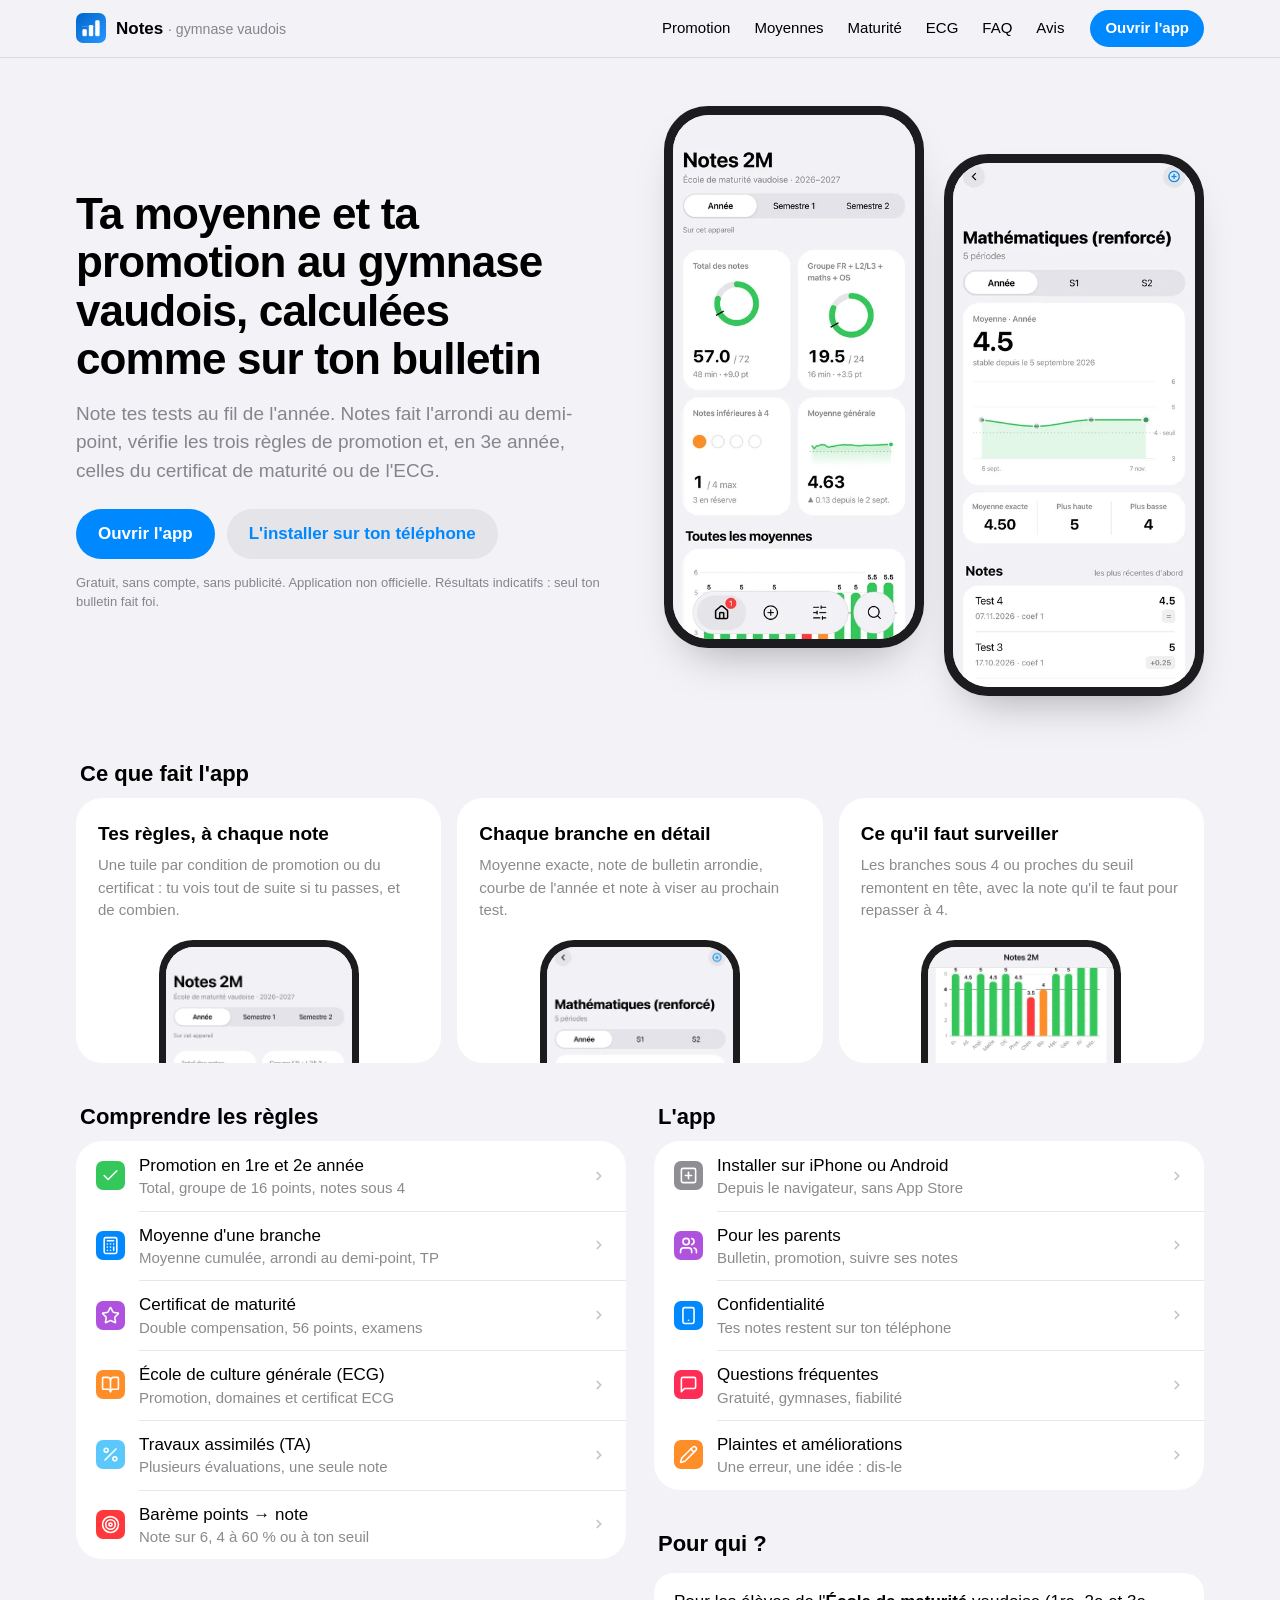
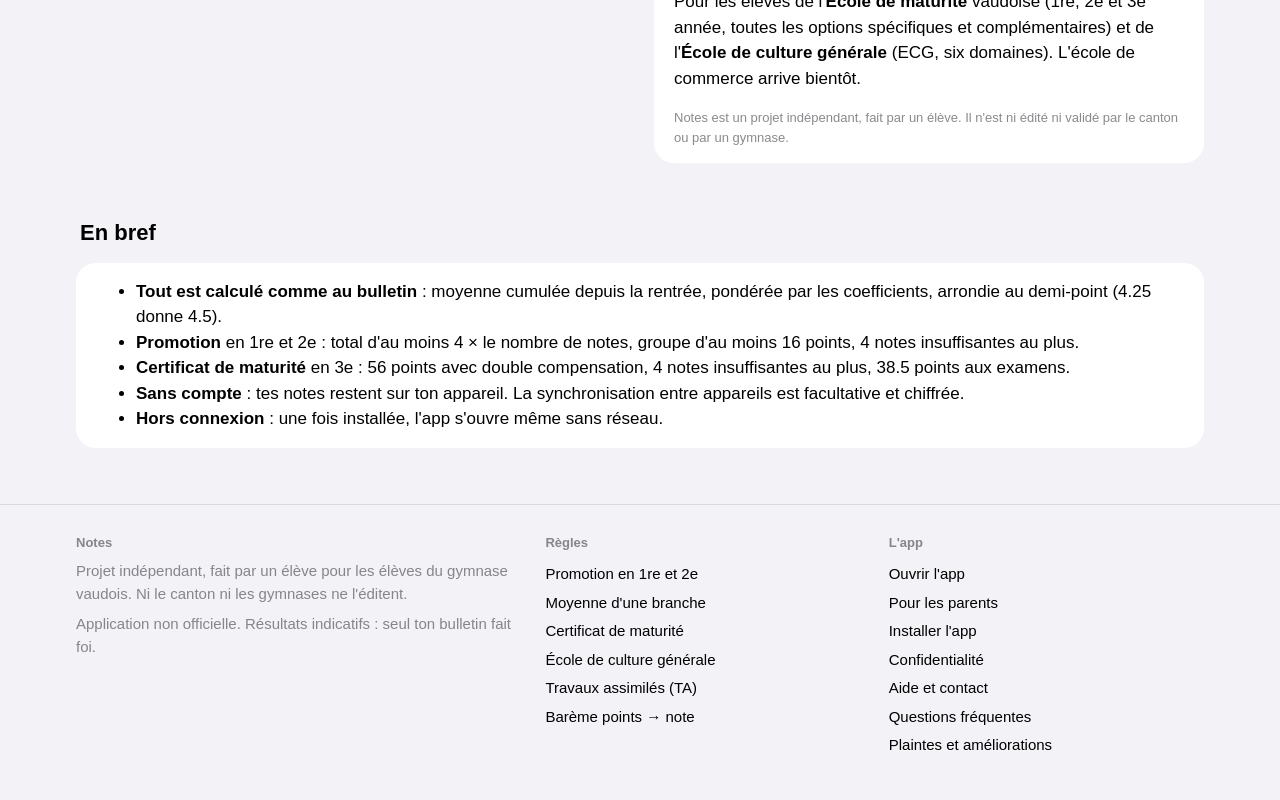
<file: index.html>
<!doctype html>
<html lang="fr-CH">
<head>
<meta charset="utf-8">
<meta name="viewport" content="width=device-width, initial-scale=1">
<title>Notes : calcul de la moyenne et promotion au gymnase vaudois</title>
<meta name="description" content="App gratuite pour le gymnase vaudois : moyennes arrondies comme au bulletin, promotion, certificat de maturité et ECG. Sans compte, tes notes restent chez toi.">
<link rel="canonical" href="https://luis904-svg.github.io/notes-gymnase-site/">
<meta name="robots" content="max-image-preview:large">
<meta name="google-site-verification" content="ChKSUxS_86_5hAdC8iAZsRXIqu-8fN0ky4BrA-YOIjs">
<meta name="theme-color" content="#F2F2F7" media="(prefers-color-scheme: light)">
<meta name="theme-color" content="#000000" media="(prefers-color-scheme: dark)">
<link rel="icon" href="icon-192.png" type="image/png">
<link rel="apple-touch-icon" href="icon-180.png">
<meta property="og:type" content="website">
<meta property="og:locale" content="fr_CH">
<meta property="og:site_name" content="Notes · gymnase vaudois">
<meta property="og:title" content="Notes : calcul de la moyenne et promotion au gymnase vaudois">
<meta property="og:description" content="App gratuite pour le gymnase vaudois : moyennes arrondies comme au bulletin, promotion, certificat de maturité et ECG. Sans compte, tes notes restent chez toi.">
<meta property="og:url" content="https://luis904-svg.github.io/notes-gymnase-site/">
<meta property="og:image" content="https://luis904-svg.github.io/notes-gymnase-site/img/og.png">
<meta property="og:image:width" content="1200">
<meta property="og:image:height" content="630">
<meta property="og:image:alt" content="L'app Notes : moyennes et promotion au gymnase vaudois">
<meta name="twitter:card" content="summary_large_image">
<link rel="stylesheet" href="style.css">
<script type="application/ld+json">{"@context":"https://schema.org","@type":"WebPage","name":"Notes : calcul de la moyenne et promotion au gymnase vaudois","description":"App gratuite pour le gymnase vaudois : moyennes arrondies comme au bulletin, promotion, certificat de maturité et ECG. Sans compte, tes notes restent chez toi.","url":"https://luis904-svg.github.io/notes-gymnase-site/","inLanguage":"fr-CH","dateModified":"2026-11-23","isPartOf":{"@type":"WebSite","name":"Notes","url":"https://luis904-svg.github.io/notes-gymnase-site/"}}</script>
<script type="application/ld+json">{"@context":"https://schema.org","@type":"SoftwareApplication","name":"Notes","url":"https://luis904-svg.github.io/notes-gymnase/","applicationCategory":"EducationalApplication","operatingSystem":"iOS, Android, navigateur web","description":"App gratuite pour le gymnase vaudois : moyennes arrondies comme au bulletin, promotion, certificat de maturité et ECG. Sans compte, tes notes restent chez toi.","inLanguage":"fr-CH","isAccessibleForFree":true,"offers":{"@type":"Offer","price":"0","priceCurrency":"CHF"},"screenshot":"https://luis904-svg.github.io/notes-gymnase-site/img/accueil-780.webp","image":"https://luis904-svg.github.io/notes-gymnase-site/icon-512.png","featureList":["Moyenne de chaque branche arrondie au demi-point comme au bulletin","Conditions de promotion en 1re et 2e année de l'École de maturité","Certificat de maturité : double compensation et examens","École de culture générale (ECG) : promotion et certificat","Travaux assimilés (TA) et notes en points","Note à viser au prochain test","Synchronisation chiffrée entre appareils, sans compte"],"audience":{"@type":"EducationalAudience","educationalRole":"student","audienceType":"Élèves du gymnase vaudois et leurs parents","geographicArea":{"@type":"AdministrativeArea","name":"Canton de Vaud"}}}</script>
<script type="application/ld+json">{"@context":"https://schema.org","@type":"WebSite","name":"Notes","alternateName":["Notes gymnase","Notes · gymnase vaudois"],"url":"https://luis904-svg.github.io/notes-gymnase-site/","inLanguage":"fr-CH"}</script>

</head>
<body>
<a class="skip" href="#contenu">Aller au contenu</a><header class="bar"><div class="bar-in"><a class="brand" href=""><img src="icon-180.png" width="30" height="30" alt=""><span>Notes <small>· gymnase vaudois</small></span></a><nav class="nav" aria-label="Pages"><a href="promotion-gymnase-vaud/">Promotion</a><a href="calcul-moyenne-gymnase/">Moyennes</a><a href="certificat-maturite-vaud/">Maturité</a><a href="ecg-vaud/">ECG</a><a href="faq/">FAQ</a><a href="plaintes-ameliorations/">Avis</a></nav><a class="btn btn-s" href="https://luis904-svg.github.io/notes-gymnase/">Ouvrir l'app</a></div></header><main id="contenu"><div class="wrap">
<section class="hero">
  <div>
    <h1>Ta moyenne et ta promotion au gymnase vaudois, calculées comme sur ton bulletin</h1>
    <p class="lead">Note tes tests au fil de l'année. Notes fait l'arrondi au demi-point, vérifie les trois règles de promotion et, en 3e année, celles du certificat de maturité ou de l'ECG.</p>
    <div class="cta"><a class="btn" href="https://luis904-svg.github.io/notes-gymnase/">Ouvrir l'app</a><a class="btn btn-ghost" href="installer/">L'installer sur ton téléphone</a></div>
    <p class="disclaim">Gratuit, sans compte, sans publicité. Application non officielle. Résultats indicatifs : seul ton bulletin fait foi.</p>
  </div>
  <div class="phones"><div class="phone"><img src="img/accueil-390.webp" srcset="img/accueil-390.webp 390w, img/accueil-780.webp 780w" sizes="260px" width="390" height="845" alt="L&#x27;Accueil de l&#x27;app : une tuile par règle, la moyenne générale et toutes tes moyennes."></div><div class="phone"><img src="img/branche-390.webp" srcset="img/branche-390.webp 390w, img/branche-780.webp 780w" sizes="260px" width="390" height="845" alt="Une branche dans l&#x27;app : moyenne exacte, note de bulletin et courbe de l&#x27;année."></div></div>
</section>

<h2 class="sec">Ce que fait l'app</h2>
<div class="feats">
  <div class="feat"><h3>Tes règles, à chaque note</h3><p>Une tuile par condition de promotion ou du certificat : tu vois tout de suite si tu passes, et de combien.</p><div class="phone"><img src="img/accueil-390.webp" srcset="img/accueil-390.webp 390w, img/accueil-780.webp 780w" sizes="260px" width="390" height="845" alt="L&#x27;Accueil de l&#x27;app : une tuile par règle, la moyenne générale et toutes tes moyennes." loading="lazy" decoding="async"></div></div>
  <div class="feat"><h3>Chaque branche en détail</h3><p>Moyenne exacte, note de bulletin arrondie, courbe de l'année et note à viser au prochain test.</p><div class="phone"><img src="img/branche-390.webp" srcset="img/branche-390.webp 390w, img/branche-780.webp 780w" sizes="260px" width="390" height="845" alt="Une branche dans l&#x27;app : moyenne exacte, note de bulletin et courbe de l&#x27;année." loading="lazy" decoding="async"></div></div>
  <div class="feat"><h3>Ce qu'il faut surveiller</h3><p>Les branches sous 4 ou proches du seuil remontent en tête, avec la note qu'il te faut pour repasser à 4.</p><div class="phone"><img src="img/accueil-bas-390.webp" srcset="img/accueil-bas-390.webp 390w, img/accueil-bas-780.webp 780w" sizes="260px" width="390" height="845" alt="L&#x27;app signale les branches à surveiller et la note à viser au prochain test." loading="lazy" decoding="async"></div></div>
</div>

<div class="cols">
<div>
<h2 class="sec">Comprendre les règles</h2>
<ul class="grp">
  <li><a class="row" href="promotion-gymnase-vaud/"><span class="ic ic-green"><svg viewBox="0 0 24 24" aria-hidden="true"><path d="M20 6 9 17l-5-5" /></svg></span><span class="tx"><b>Promotion en 1re et 2e année</b><small>Total, groupe de 16 points, notes sous 4</small></span><svg class="chev" viewBox="0 0 24 24" aria-hidden="true" fill="none" stroke="currentColor" stroke-width="3" stroke-linecap="round" stroke-linejoin="round"><path d="m9 18 6-6-6-6"/></svg></a></li>
  <li><a class="row" href="calcul-moyenne-gymnase/"><span class="ic ic-blue"><svg viewBox="0 0 24 24" aria-hidden="true"><rect width="16" height="20" x="4" y="2" rx="2" /><line x1="8" x2="16" y1="6" y2="6" /><line x1="16" x2="16" y1="14" y2="18" /><path d="M16 10h.01" /><path d="M12 10h.01" /><path d="M8 10h.01" /><path d="M12 14h.01" /><path d="M8 14h.01" /><path d="M12 18h.01" /><path d="M8 18h.01" /></svg></span><span class="tx"><b>Moyenne d'une branche</b><small>Moyenne cumulée, arrondi au demi-point, TP</small></span><svg class="chev" viewBox="0 0 24 24" aria-hidden="true" fill="none" stroke="currentColor" stroke-width="3" stroke-linecap="round" stroke-linejoin="round"><path d="m9 18 6-6-6-6"/></svg></a></li>
  <li><a class="row" href="certificat-maturite-vaud/"><span class="ic ic-purple"><svg viewBox="0 0 24 24" aria-hidden="true"><path d="M11.525 2.295a.53.53 0 0 1 .95 0l2.31 4.679a2.123 2.123 0 0 0 1.595 1.16l5.166.756a.53.53 0 0 1 .294.904l-3.736 3.638a2.123 2.123 0 0 0-.611 1.878l.882 5.14a.53.53 0 0 1-.771.56l-4.618-2.428a2.122 2.122 0 0 0-1.973 0L6.396 21.01a.53.53 0 0 1-.77-.56l.881-5.139a2.122 2.122 0 0 0-.611-1.879L2.16 9.795a.53.53 0 0 1 .294-.906l5.165-.755a2.122 2.122 0 0 0 1.597-1.16z" /></svg></span><span class="tx"><b>Certificat de maturité</b><small>Double compensation, 56 points, examens</small></span><svg class="chev" viewBox="0 0 24 24" aria-hidden="true" fill="none" stroke="currentColor" stroke-width="3" stroke-linecap="round" stroke-linejoin="round"><path d="m9 18 6-6-6-6"/></svg></a></li>
  <li><a class="row" href="ecg-vaud/"><span class="ic ic-orange"><svg viewBox="0 0 24 24" aria-hidden="true"><path d="M12 7v14" /><path d="M3 18a1 1 0 0 1-1-1V4a1 1 0 0 1 1-1h5a4 4 0 0 1 4 4 4 4 0 0 1 4-4h5a1 1 0 0 1 1 1v13a1 1 0 0 1-1 1h-6a3 3 0 0 0-3 3 3 3 0 0 0-3-3z" /></svg></span><span class="tx"><b>École de culture générale (ECG)</b><small>Promotion, domaines et certificat ECG</small></span><svg class="chev" viewBox="0 0 24 24" aria-hidden="true" fill="none" stroke="currentColor" stroke-width="3" stroke-linecap="round" stroke-linejoin="round"><path d="m9 18 6-6-6-6"/></svg></a></li>
  <li><a class="row" href="travaux-assimiles/"><span class="ic ic-teal"><svg viewBox="0 0 24 24" aria-hidden="true"><line x1="19" x2="5" y1="5" y2="19" /><circle cx="6.5" cy="6.5" r="2.5" /><circle cx="17.5" cy="17.5" r="2.5" /></svg></span><span class="tx"><b>Travaux assimilés (TA)</b><small>Plusieurs évaluations, une seule note</small></span><svg class="chev" viewBox="0 0 24 24" aria-hidden="true" fill="none" stroke="currentColor" stroke-width="3" stroke-linecap="round" stroke-linejoin="round"><path d="m9 18 6-6-6-6"/></svg></a></li>
  <li><a class="row" href="bareme-note-sur-6/"><span class="ic ic-red"><svg viewBox="0 0 24 24" aria-hidden="true"><circle cx="12" cy="12" r="10" /><circle cx="12" cy="12" r="6" /><circle cx="12" cy="12" r="2" /></svg></span><span class="tx"><b>Barème points → note</b><small>Note sur 6, 4 à 60 % ou à ton seuil</small></span><svg class="chev" viewBox="0 0 24 24" aria-hidden="true" fill="none" stroke="currentColor" stroke-width="3" stroke-linecap="round" stroke-linejoin="round"><path d="m9 18 6-6-6-6"/></svg></a></li>
</ul>
</div>
<div>
<h2 class="sec">L'app</h2>
<ul class="grp">
  <li><a class="row" href="installer/"><span class="ic ic-gray"><svg viewBox="0 0 24 24" aria-hidden="true"><rect width="18" height="18" x="3" y="3" rx="2" /><path d="M8 12h8" /><path d="M12 8v8" /></svg></span><span class="tx"><b>Installer sur iPhone ou Android</b><small>Depuis le navigateur, sans App Store</small></span><svg class="chev" viewBox="0 0 24 24" aria-hidden="true" fill="none" stroke="currentColor" stroke-width="3" stroke-linecap="round" stroke-linejoin="round"><path d="m9 18 6-6-6-6"/></svg></a></li>
  <li><a class="row" href="parents/"><span class="ic ic-purple"><svg viewBox="0 0 24 24" aria-hidden="true"><path d="M16 21v-2a4 4 0 0 0-4-4H6a4 4 0 0 0-4 4v2" /><circle cx="9" cy="7" r="4" /><path d="M22 21v-2a4 4 0 0 0-3-3.87" /><path d="M16 3.13a4 4 0 0 1 0 7.75" /></svg></span><span class="tx"><b>Pour les parents</b><small>Bulletin, promotion, suivre ses notes</small></span><svg class="chev" viewBox="0 0 24 24" aria-hidden="true" fill="none" stroke="currentColor" stroke-width="3" stroke-linecap="round" stroke-linejoin="round"><path d="m9 18 6-6-6-6"/></svg></a></li>
  <li><a class="row" href="confidentialite/"><span class="ic ic-blue"><svg viewBox="0 0 24 24" aria-hidden="true"><rect width="14" height="20" x="5" y="2" rx="2" ry="2" /><path d="M12 18h.01" /></svg></span><span class="tx"><b>Confidentialité</b><small>Tes notes restent sur ton téléphone</small></span><svg class="chev" viewBox="0 0 24 24" aria-hidden="true" fill="none" stroke="currentColor" stroke-width="3" stroke-linecap="round" stroke-linejoin="round"><path d="m9 18 6-6-6-6"/></svg></a></li>
  <li><a class="row" href="faq/"><span class="ic ic-pink"><svg viewBox="0 0 24 24" aria-hidden="true"><path d="M21 15a2 2 0 0 1-2 2H7l-4 4V5a2 2 0 0 1 2-2h14a2 2 0 0 1 2 2z" /></svg></span><span class="tx"><b>Questions fréquentes</b><small>Gratuité, gymnases, fiabilité</small></span><svg class="chev" viewBox="0 0 24 24" aria-hidden="true" fill="none" stroke="currentColor" stroke-width="3" stroke-linecap="round" stroke-linejoin="round"><path d="m9 18 6-6-6-6"/></svg></a></li>
  <li><a class="row" href="plaintes-ameliorations/"><span class="ic ic-orange"><svg viewBox="0 0 24 24" aria-hidden="true"><path d="M21.174 6.812a1 1 0 0 0-3.986-3.987L3.842 16.174a2 2 0 0 0-.5.83l-1.321 4.352a.5.5 0 0 0 .623.622l4.353-1.32a2 2 0 0 0 .83-.497z" /><path d="m15 5 4 4" /></svg></span><span class="tx"><b>Plaintes et améliorations</b><small>Une erreur, une idée : dis-le</small></span><svg class="chev" viewBox="0 0 24 24" aria-hidden="true" fill="none" stroke="currentColor" stroke-width="3" stroke-linecap="round" stroke-linejoin="round"><path d="m9 18 6-6-6-6"/></svg></a></li>
</ul>
<h2 class="sec">Pour qui ?</h2>
<div class="card">
  <p>Pour les élèves de l'<b>École de maturité</b> vaudoise (1re, 2e et 3e année, toutes les options spécifiques et complémentaires) et de l'<b>École de culture générale</b> (ECG, six domaines). L'école de commerce arrive bientôt.</p>
  <p class="src">Notes est un projet indépendant, fait par un élève. Il n'est ni édité ni validé par le canton ou par un gymnase.</p>
</div>
</div>
</div>

<h2 class="sec">En bref</h2>
<div class="card">
  <ul>
    <li><b>Tout est calculé comme au bulletin</b> : moyenne cumulée depuis la rentrée, pondérée par les coefficients, arrondie au demi-point (4.25 donne 4.5).</li>
    <li><b>Promotion</b> en 1re et 2e : total d'au moins 4 × le nombre de notes, groupe d'au moins 16 points, 4 notes insuffisantes au plus.</li>
    <li><b>Certificat de maturité</b> en 3e : 56 points avec double compensation, 4 notes insuffisantes au plus, 38.5 points aux examens.</li>
    <li><b>Sans compte</b> : tes notes restent sur ton appareil. La synchronisation entre appareils est facultative et chiffrée.</li>
    <li><b>Hors connexion</b> : une fois installée, l'app s'ouvre même sans réseau.</li>
  </ul>
</div>
</div>
</main><footer><div class="foot"><div><p><b>Notes</b>Projet indépendant, fait par un élève pour les élèves du gymnase vaudois. Ni le canton ni les gymnases ne l'éditent.</p><p>Application non officielle. Résultats indicatifs : seul ton bulletin fait foi.</p></div><div><b>Règles</b><a href="promotion-gymnase-vaud/">Promotion en 1re et 2e</a><a href="calcul-moyenne-gymnase/">Moyenne d'une branche</a><a href="certificat-maturite-vaud/">Certificat de maturité</a><a href="ecg-vaud/">École de culture générale</a><a href="travaux-assimiles/">Travaux assimilés (TA)</a><a href="bareme-note-sur-6/">Barème points → note</a></div><div><b>L'app</b><a href="https://luis904-svg.github.io/notes-gymnase/">Ouvrir l'app</a><a href="parents/">Pour les parents</a><a href="installer/">Installer l'app</a><a href="confidentialite/">Confidentialité</a><a href="aide/">Aide et contact</a><a href="faq/">Questions fréquentes</a><a href="plaintes-ameliorations/">Plaintes et améliorations</a></div></div></footer>
</body>
</html>
</file>
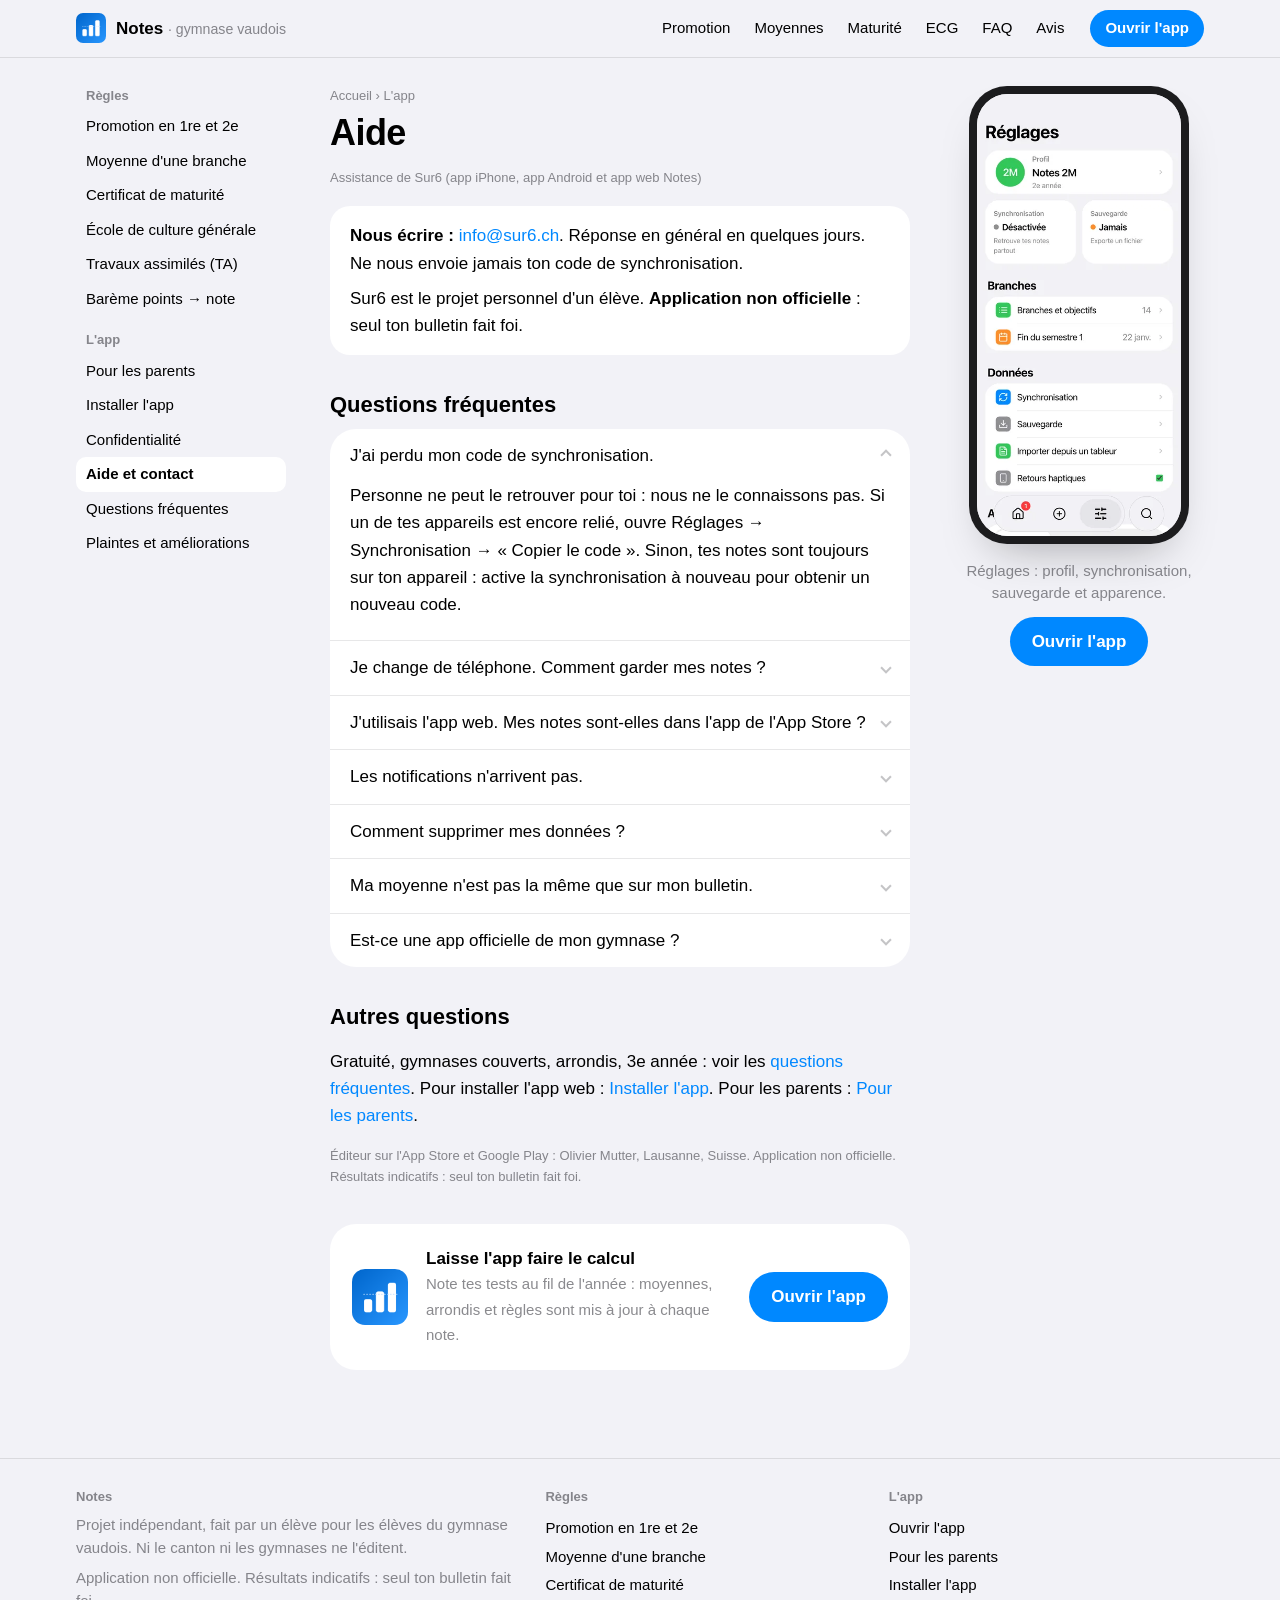
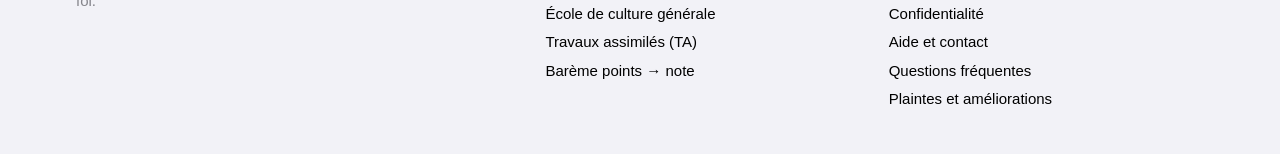
<file: aide/index.html>
<!doctype html>
<html lang="fr-CH">
<head>
<meta charset="utf-8">
<meta name="viewport" content="width=device-width, initial-scale=1">
<title>Aide et contact : Sur6 et l&#x27;app Notes</title>
<meta name="description" content="Assistance de Sur6 et de l&#x27;app Notes : code de synchronisation perdu, changer de téléphone, notifications, supprimer ses données. Contact : info@sur6.ch.">
<link rel="canonical" href="https://luis904-svg.github.io/notes-gymnase-site/aide/">
<meta name="robots" content="max-image-preview:large">
<meta name="theme-color" content="#F2F2F7" media="(prefers-color-scheme: light)">
<meta name="theme-color" content="#000000" media="(prefers-color-scheme: dark)">
<link rel="icon" href="../icon-192.png" type="image/png">
<link rel="apple-touch-icon" href="../icon-180.png">
<meta property="og:type" content="website">
<meta property="og:locale" content="fr_CH">
<meta property="og:site_name" content="Notes · gymnase vaudois">
<meta property="og:title" content="Aide et contact : Sur6 et l&#x27;app Notes">
<meta property="og:description" content="Assistance de Sur6 et de l&#x27;app Notes : code de synchronisation perdu, changer de téléphone, notifications, supprimer ses données. Contact : info@sur6.ch.">
<meta property="og:url" content="https://luis904-svg.github.io/notes-gymnase-site/aide/">
<meta property="og:image" content="https://luis904-svg.github.io/notes-gymnase-site/img/og.png">
<meta property="og:image:width" content="1200">
<meta property="og:image:height" content="630">
<meta property="og:image:alt" content="L'app Notes : moyennes et promotion au gymnase vaudois">
<meta name="twitter:card" content="summary_large_image">
<link rel="stylesheet" href="../style.css">
<script type="application/ld+json">{"@context":"https://schema.org","@type":"WebPage","name":"Aide et contact : Sur6 et l'app Notes","description":"Assistance de Sur6 et de l'app Notes : code de synchronisation perdu, changer de téléphone, notifications, supprimer ses données. Contact : info@sur6.ch.","url":"https://luis904-svg.github.io/notes-gymnase-site/aide/","inLanguage":"fr-CH","dateModified":"2026-11-28","isPartOf":{"@type":"WebSite","name":"Notes","url":"https://luis904-svg.github.io/notes-gymnase-site/"}}</script>
<script type="application/ld+json">{"@context":"https://schema.org","@type":"BreadcrumbList","itemListElement":[{"@type":"ListItem","position":1,"name":"Accueil","item":"https://luis904-svg.github.io/notes-gymnase-site/"},{"@type":"ListItem","position":2,"name":"Aide et contact","item":"https://luis904-svg.github.io/notes-gymnase-site/aide/"}]}</script>
<script type="application/ld+json">{"@context":"https://schema.org","@type":"FAQPage","mainEntity":[{"@type":"Question","name":"J'ai perdu mon code de synchronisation.","acceptedAnswer":{"@type":"Answer","text":"Personne ne peut le retrouver pour toi : nous ne le connaissons pas. Si un de tes appareils est encore relié, ouvre Réglages → Synchronisation → « Copier le code ». Sinon, tes notes sont toujours sur ton appareil : active la synchronisation à nouveau pour obtenir un nouveau code."}},{"@type":"Question","name":"Je change de téléphone. Comment garder mes notes ?","acceptedAnswer":{"@type":"Answer","text":"Deux façons. Soit Réglages → Synchronisation sur l'ancien téléphone, puis « J'ai déjà un code » sur le nouveau. Soit Réglages → Sauvegarde → Exporter, puis « Importer un fichier » sur le nouveau (avec ou sans les photos)."}},{"@type":"Question","name":"J'utilisais l'app web. Mes notes sont-elles dans l'app de l'App Store ?","acceptedAnswer":{"@type":"Answer","text":"Non, l'app de l'App Store garde ses notes à part. Dans l'app web, active la synchronisation et copie le code, puis dans Sur6 : Réglages → Synchronisation → « J'ai déjà un code ». Une sauvegarde (Exporter, puis Importer un fichier) marche aussi."}},{"@type":"Question","name":"Les notifications n'arrivent pas.","acceptedAnswer":{"@type":"Answer","text":"Elles demandent la synchronisation. Dans Réglages → Notifications, active « Recevoir les notifications » et vérifie que « Tout couper » est éteint. Autorise ensuite les notifications de Sur6 dans les réglages du téléphone."}},{"@type":"Question","name":"Comment supprimer mes données ?","acceptedAnswer":{"@type":"Answer","text":"Réglages → Synchronisation → « Supprimer mes notes du serveur » efface tout ce que le serveur garde pour ton code. Supprimer l'app efface le reste. Détails dans la page Confidentialité."}},{"@type":"Question","name":"Ma moyenne n'est pas la même que sur mon bulletin.","acceptedAnswer":{"@type":"Answer","text":"Vérifie d'abord ton profil (Réglages → Profil) et les coefficients de tes notes. Si l'écart reste, signale-le sur la page Plaintes et améliorations ou par e-mail, avec tes notes mais sans ton nom."}},{"@type":"Question","name":"Est-ce une app officielle de mon gymnase ?","acceptedAnswer":{"@type":"Answer","text":"Non. Sur6 est faite par un élève, sans lien avec une école ou l'administration. Elle suit les règlements publiés, mais ses résultats sont indicatifs : seul ton bulletin fait foi."}}]}</script>

</head>
<body>
<a class="skip" href="#contenu">Aller au contenu</a><header class="bar"><div class="bar-in"><a class="brand" href="../"><img src="../icon-180.png" width="30" height="30" alt=""><span>Notes <small>· gymnase vaudois</small></span></a><nav class="nav" aria-label="Pages"><a href="../promotion-gymnase-vaud/">Promotion</a><a href="../calcul-moyenne-gymnase/">Moyennes</a><a href="../certificat-maturite-vaud/">Maturité</a><a href="../ecg-vaud/">ECG</a><a href="../faq/">FAQ</a><a href="../plaintes-ameliorations/">Avis</a></nav><a class="btn btn-s" href="https://luis904-svg.github.io/notes-gymnase/">Ouvrir l'app</a></div></header><main id="contenu" class="doc"><nav class="toc" aria-label="Guide"><p>Règles</p><a href="../promotion-gymnase-vaud/">Promotion en 1re et 2e</a><a href="../calcul-moyenne-gymnase/">Moyenne d'une branche</a><a href="../certificat-maturite-vaud/">Certificat de maturité</a><a href="../ecg-vaud/">École de culture générale</a><a href="../travaux-assimiles/">Travaux assimilés (TA)</a><a href="../bareme-note-sur-6/">Barème points → note</a><p>L'app</p><a href="../parents/">Pour les parents</a><a href="../installer/">Installer l'app</a><a href="../confidentialite/">Confidentialité</a><a href="../aide/" aria-current="page">Aide et contact</a><a href="../faq/">Questions fréquentes</a><a href="../plaintes-ameliorations/">Plaintes et améliorations</a></nav><article><p class="crumb"><a href="../">Accueil</a> › L'app</p><h1>Aide</h1>
<p class="upd">Assistance de Sur6 (app iPhone, app Android et app web Notes)</p>

<div class="tldr"><p><b>Nous écrire :</b> <a href="mailto:info@sur6.ch">info@sur6.ch</a>. Réponse en général en quelques jours. Ne nous envoie jamais ton code de synchronisation.</p>
<p style="margin-top:8px">Sur6 est le projet personnel d'un élève. <b>Application non officielle</b> : seul ton bulletin fait foi.</p></div>

<h2 id="questions">Questions fréquentes</h2>
<div class="faq">
<details open><summary>J'ai perdu mon code de synchronisation.</summary><div><p>Personne ne peut le retrouver pour toi : nous ne le connaissons pas. Si un de tes appareils est encore relié, ouvre Réglages → Synchronisation → « Copier le code ». Sinon, tes notes sont toujours sur ton appareil : active la synchronisation à nouveau pour obtenir un nouveau code.</p></div></details>
<details><summary>Je change de téléphone. Comment garder mes notes ?</summary><div><p>Deux façons. Soit Réglages → Synchronisation sur l'ancien téléphone, puis « J'ai déjà un code » sur le nouveau. Soit Réglages → Sauvegarde → Exporter, puis « Importer un fichier » sur le nouveau (avec ou sans les photos).</p></div></details>
<details><summary>J'utilisais l'app web. Mes notes sont-elles dans l'app de l'App Store ?</summary><div><p>Non, l'app de l'App Store garde ses notes à part. Dans l'app web, active la synchronisation et copie le code, puis dans Sur6 : Réglages → Synchronisation → « J'ai déjà un code ». Une sauvegarde (Exporter, puis Importer un fichier) marche aussi.</p></div></details>
<details><summary>Les notifications n'arrivent pas.</summary><div><p>Elles demandent la synchronisation. Dans Réglages → Notifications, active « Recevoir les notifications » et vérifie que « Tout couper » est éteint. Autorise ensuite les notifications de Sur6 dans les réglages du téléphone.</p></div></details>
<details><summary>Comment supprimer mes données ?</summary><div><p>Réglages → Synchronisation → « Supprimer mes notes du serveur » efface tout ce que le serveur garde pour ton code. Supprimer l'app efface le reste. Détails dans la page <a href="../confidentialite/">Confidentialité</a>.</p></div></details>
<details><summary>Ma moyenne n'est pas la même que sur mon bulletin.</summary><div><p>Vérifie d'abord ton profil (Réglages → Profil) et les coefficients de tes notes. Si l'écart reste, signale-le sur la page <a href="../plaintes-ameliorations/">Plaintes et améliorations</a> ou par e-mail, avec tes notes mais sans ton nom.</p></div></details>
<details><summary>Est-ce une app officielle de mon gymnase ?</summary><div><p>Non. Sur6 est faite par un élève, sans lien avec une école ou l'administration. Elle suit les règlements publiés, mais ses résultats sont indicatifs : seul ton bulletin fait foi.</p></div></details>
</div>

<h2 id="plus">Autres questions</h2>
<p>Gratuité, gymnases couverts, arrondis, 3e année : voir les <a href="../faq/">questions fréquentes</a>. Pour installer l'app web : <a href="../installer/">Installer l'app</a>. Pour les parents : <a href="../parents/">Pour les parents</a>.</p>

<p class="src">Éditeur sur l'App Store et Google Play : Olivier Mutter, Lausanne, Suisse. Application non officielle. Résultats indicatifs : seul ton bulletin fait foi.</p>
<div class="endcta"><img src="../icon-180.png" width="56" height="56" alt="" loading="lazy"><div><b>Laisse l'app faire le calcul</b><span>Note tes tests au fil de l'année : moyennes, arrondis et règles sont mis à jour à chaque note.</span></div><a class="btn" href="https://luis904-svg.github.io/notes-gymnase/">Ouvrir l'app</a></div>
</article><aside class="side"><div class="phone phone-s"><img src="../img/reglages-390.webp" srcset="../img/reglages-390.webp 390w, ../img/reglages-780.webp 780w" sizes="260px" width="390" height="845" alt="Réglages : profil, synchronisation, sauvegarde et apparence." loading="lazy" decoding="async"></div><p>Réglages : profil, synchronisation, sauvegarde et apparence.</p><a class="btn" href="https://luis904-svg.github.io/notes-gymnase/">Ouvrir l'app</a></aside></main><footer><div class="foot"><div><p><b>Notes</b>Projet indépendant, fait par un élève pour les élèves du gymnase vaudois. Ni le canton ni les gymnases ne l'éditent.</p><p>Application non officielle. Résultats indicatifs : seul ton bulletin fait foi.</p></div><div><b>Règles</b><a href="../promotion-gymnase-vaud/">Promotion en 1re et 2e</a><a href="../calcul-moyenne-gymnase/">Moyenne d'une branche</a><a href="../certificat-maturite-vaud/">Certificat de maturité</a><a href="../ecg-vaud/">École de culture générale</a><a href="../travaux-assimiles/">Travaux assimilés (TA)</a><a href="../bareme-note-sur-6/">Barème points → note</a></div><div><b>L'app</b><a href="https://luis904-svg.github.io/notes-gymnase/">Ouvrir l'app</a><a href="../parents/">Pour les parents</a><a href="../installer/">Installer l'app</a><a href="../confidentialite/">Confidentialité</a><a href="../aide/">Aide et contact</a><a href="../faq/">Questions fréquentes</a><a href="../plaintes-ameliorations/">Plaintes et améliorations</a></div></div></footer>
</body>
</html>
</file>
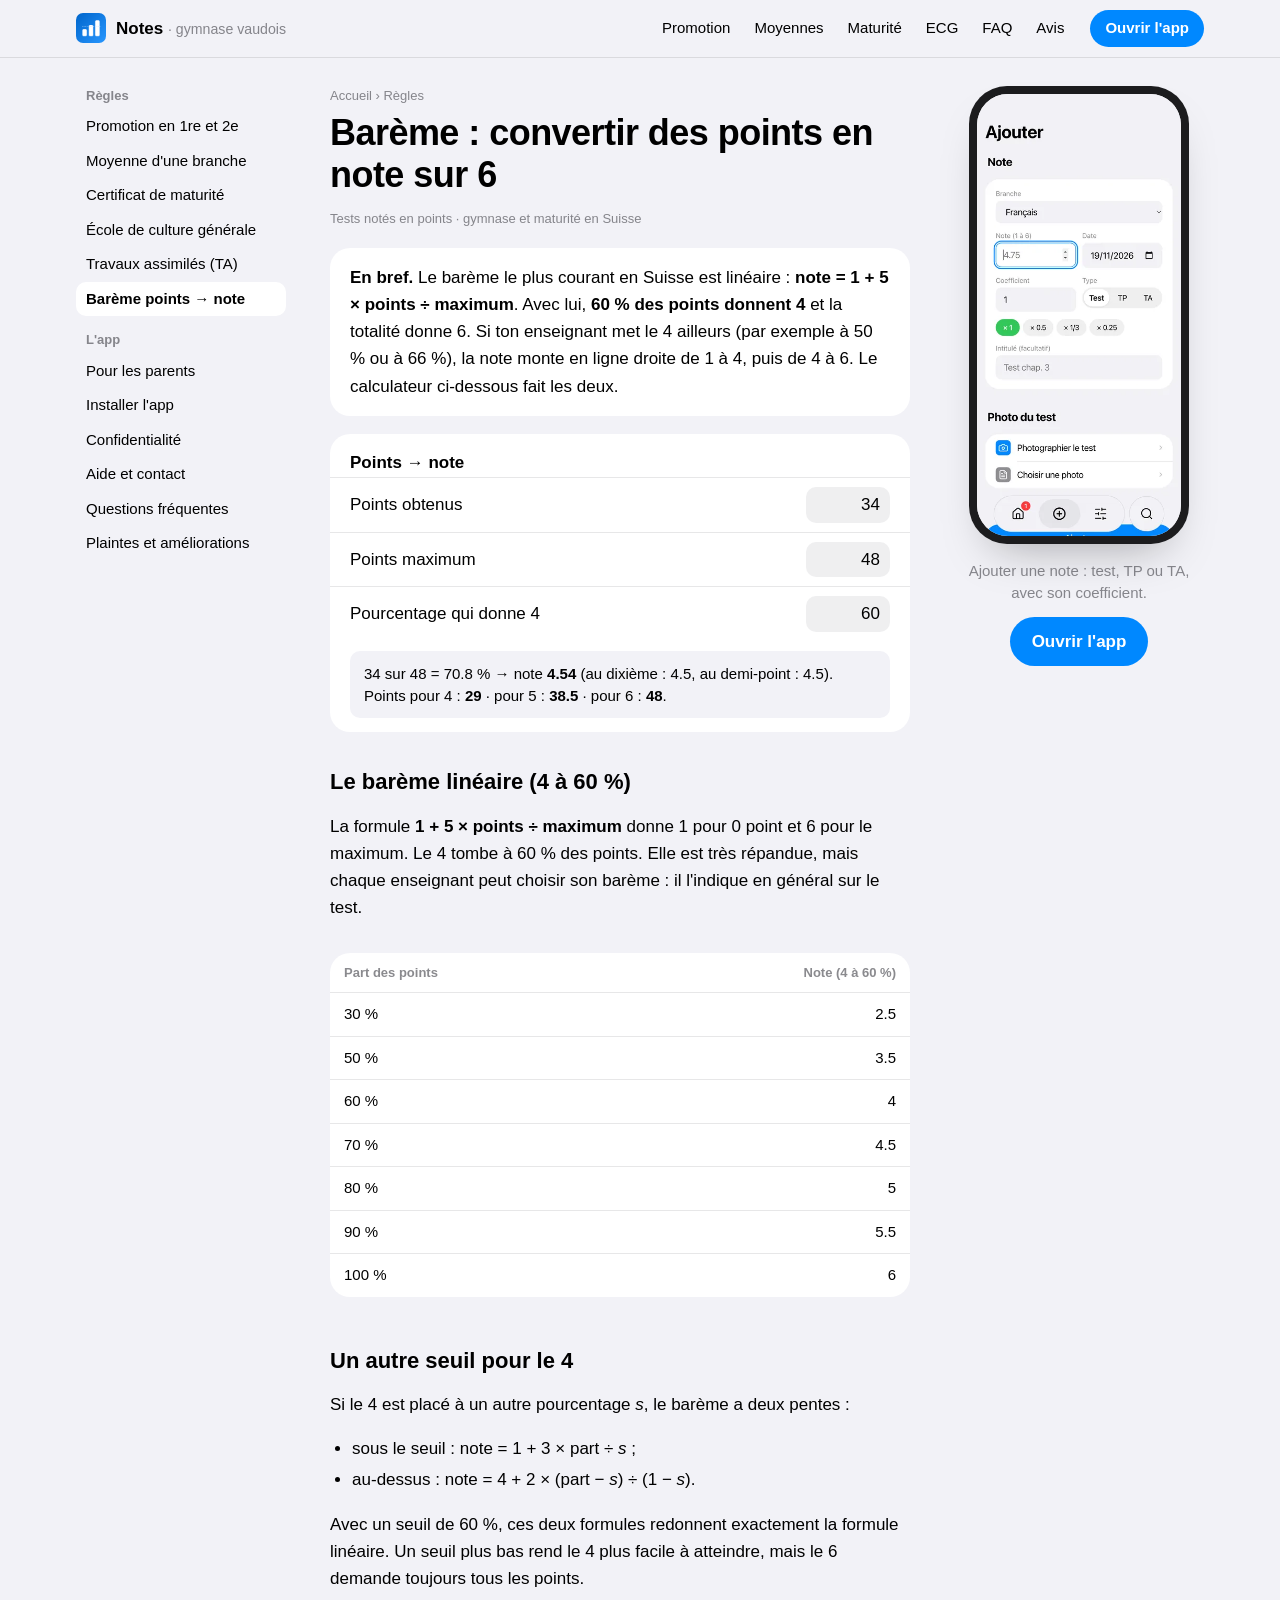
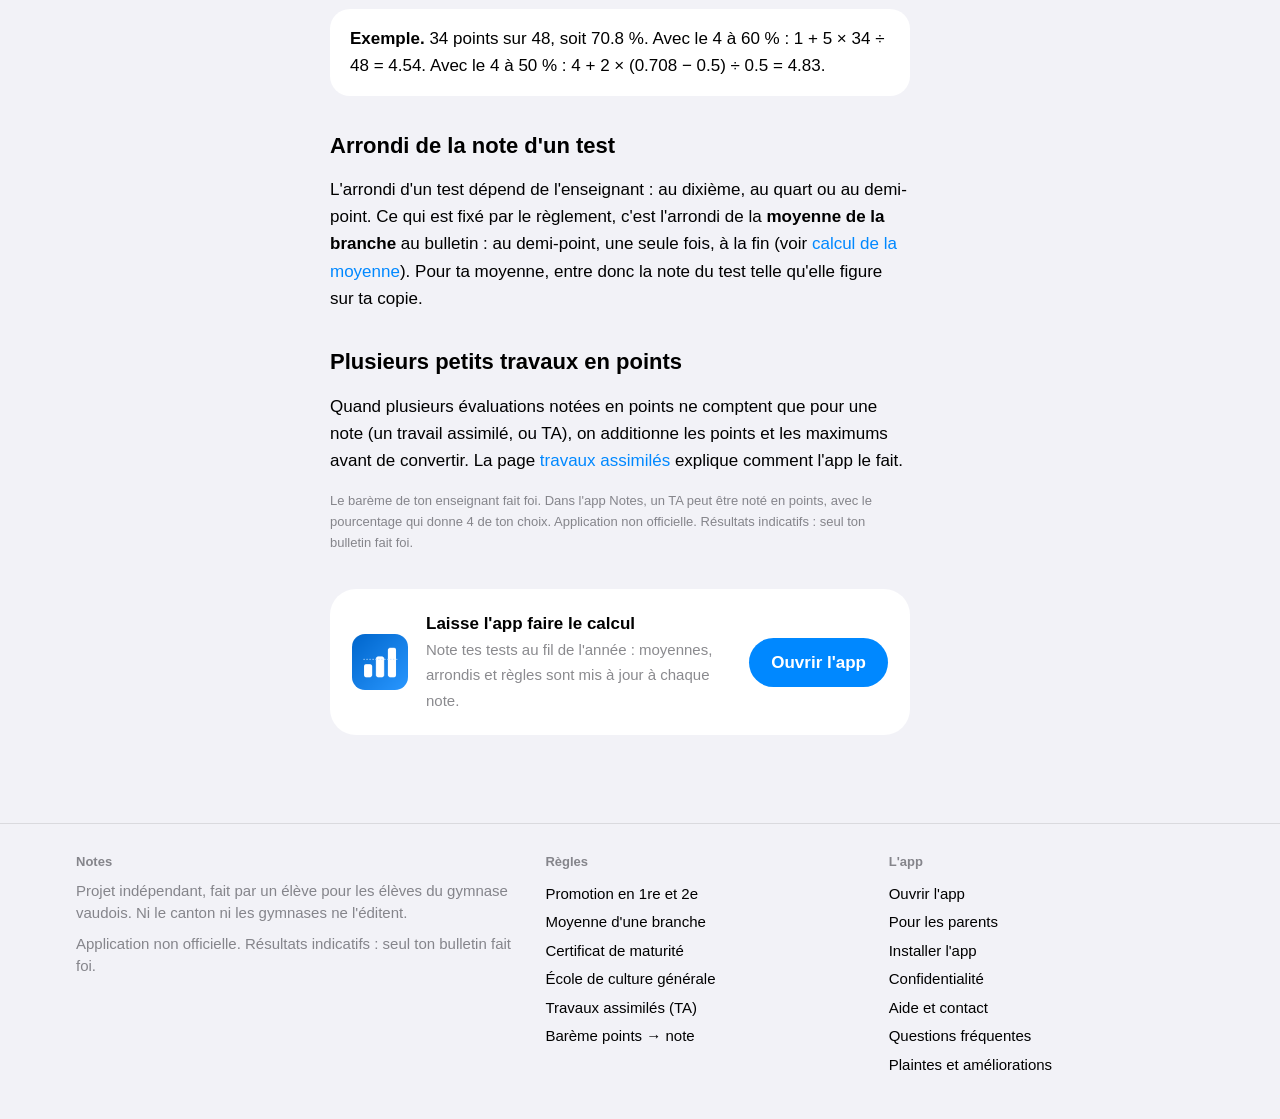
<file: bareme-note-sur-6/index.html>
<!doctype html>
<html lang="fr-CH">
<head>
<meta charset="utf-8">
<meta name="viewport" content="width=device-width, initial-scale=1">
<title>Barème : convertir des points en note sur 6 (calculateur)</title>
<meta name="description" content="Convertir des points en note de 1 à 6 : barème linéaire 1 + 5 × points ÷ maximum (4 à 60 %), ou 4 placé à un autre pourcentage. Calculateur et points pour 4.">
<link rel="canonical" href="https://luis904-svg.github.io/notes-gymnase-site/bareme-note-sur-6/">
<meta name="robots" content="max-image-preview:large">
<meta name="theme-color" content="#F2F2F7" media="(prefers-color-scheme: light)">
<meta name="theme-color" content="#000000" media="(prefers-color-scheme: dark)">
<link rel="icon" href="../icon-192.png" type="image/png">
<link rel="apple-touch-icon" href="../icon-180.png">
<meta property="og:type" content="website">
<meta property="og:locale" content="fr_CH">
<meta property="og:site_name" content="Notes · gymnase vaudois">
<meta property="og:title" content="Barème : convertir des points en note sur 6 (calculateur)">
<meta property="og:description" content="Convertir des points en note de 1 à 6 : barème linéaire 1 + 5 × points ÷ maximum (4 à 60 %), ou 4 placé à un autre pourcentage. Calculateur et points pour 4.">
<meta property="og:url" content="https://luis904-svg.github.io/notes-gymnase-site/bareme-note-sur-6/">
<meta property="og:image" content="https://luis904-svg.github.io/notes-gymnase-site/img/og.png">
<meta property="og:image:width" content="1200">
<meta property="og:image:height" content="630">
<meta property="og:image:alt" content="L'app Notes : moyennes et promotion au gymnase vaudois">
<meta name="twitter:card" content="summary_large_image">
<link rel="stylesheet" href="../style.css">
<script type="application/ld+json">{"@context":"https://schema.org","@type":"WebPage","name":"Barème : convertir des points en note sur 6 (calculateur)","description":"Convertir des points en note de 1 à 6 : barème linéaire 1 + 5 × points ÷ maximum (4 à 60 %), ou 4 placé à un autre pourcentage. Calculateur et points pour 4.","url":"https://luis904-svg.github.io/notes-gymnase-site/bareme-note-sur-6/","inLanguage":"fr-CH","dateModified":"2026-11-23","isPartOf":{"@type":"WebSite","name":"Notes","url":"https://luis904-svg.github.io/notes-gymnase-site/"}}</script>
<script type="application/ld+json">{"@context":"https://schema.org","@type":"BreadcrumbList","itemListElement":[{"@type":"ListItem","position":1,"name":"Accueil","item":"https://luis904-svg.github.io/notes-gymnase-site/"},{"@type":"ListItem","position":2,"name":"Barème points → note","item":"https://luis904-svg.github.io/notes-gymnase-site/bareme-note-sur-6/"}]}</script>
<script src="../calc.js" defer></script>
</head>
<body>
<a class="skip" href="#contenu">Aller au contenu</a><header class="bar"><div class="bar-in"><a class="brand" href="../"><img src="../icon-180.png" width="30" height="30" alt=""><span>Notes <small>· gymnase vaudois</small></span></a><nav class="nav" aria-label="Pages"><a href="../promotion-gymnase-vaud/">Promotion</a><a href="../calcul-moyenne-gymnase/">Moyennes</a><a href="../certificat-maturite-vaud/">Maturité</a><a href="../ecg-vaud/">ECG</a><a href="../faq/">FAQ</a><a href="../plaintes-ameliorations/">Avis</a></nav><a class="btn btn-s" href="https://luis904-svg.github.io/notes-gymnase/">Ouvrir l'app</a></div></header><main id="contenu" class="doc"><nav class="toc" aria-label="Guide"><p>Règles</p><a href="../promotion-gymnase-vaud/">Promotion en 1re et 2e</a><a href="../calcul-moyenne-gymnase/">Moyenne d'une branche</a><a href="../certificat-maturite-vaud/">Certificat de maturité</a><a href="../ecg-vaud/">École de culture générale</a><a href="../travaux-assimiles/">Travaux assimilés (TA)</a><a href="../bareme-note-sur-6/" aria-current="page">Barème points → note</a><p>L'app</p><a href="../parents/">Pour les parents</a><a href="../installer/">Installer l'app</a><a href="../confidentialite/">Confidentialité</a><a href="../aide/">Aide et contact</a><a href="../faq/">Questions fréquentes</a><a href="../plaintes-ameliorations/">Plaintes et améliorations</a></nav><article><p class="crumb"><a href="../">Accueil</a> › Règles</p><h1>Barème : convertir des points en note sur 6</h1>
<p class="upd">Tests notés en points · gymnase et maturité en Suisse</p>

<div class="tldr"><p><b>En bref.</b> Le barème le plus courant en Suisse est linéaire : <b>note = 1 + 5 × points ÷ maximum</b>. Avec lui, <b>60 % des points donnent 4</b> et la totalité donne 6. Si ton enseignant met le 4 ailleurs (par exemple à 50 % ou à 66 %), la note monte en ligne droite de 1 à 4, puis de 4 à 6. Le calculateur ci-dessous fait les deux.</p></div>

<div class="calc" data-calc="bareme">
  <h3>Points → note</h3>
  <label><span>Points obtenus</span><input inputmode="decimal" name="pts" value="34" aria-label="Points obtenus"></label>
  <label><span>Points maximum</span><input inputmode="decimal" name="max" value="48" aria-label="Points maximum"></label>
  <label><span>Pourcentage qui donne 4</span><input inputmode="decimal" name="pct" value="60" aria-label="Pourcentage qui donne 4"></label>
  <div class="out" aria-live="polite"></div>
</div>

<h2 id="lineaire">Le barème linéaire (4 à 60 %)</h2>
<p>La formule <b>1 + 5 × points ÷ maximum</b> donne 1 pour 0 point et 6 pour le maximum. Le 4 tombe à 60 % des points. Elle est très répandue, mais chaque enseignant peut choisir son barème : il l'indique en général sur le test.</p>
<div class="scroll"><table class="tbl">
<thead><tr><th>Part des points</th><th class="n">Note (4 à 60 %)</th></tr></thead>
<tbody>
<tr><td>30 %</td><td class="n">2.5</td></tr>
<tr><td>50 %</td><td class="n">3.5</td></tr>
<tr><td>60 %</td><td class="n">4</td></tr>
<tr><td>70 %</td><td class="n">4.5</td></tr>
<tr><td>80 %</td><td class="n">5</td></tr>
<tr><td>90 %</td><td class="n">5.5</td></tr>
<tr><td>100 %</td><td class="n">6</td></tr>
</tbody></table></div>

<h2 id="seuil">Un autre seuil pour le 4</h2>
<p>Si le 4 est placé à un autre pourcentage <i>s</i>, le barème a deux pentes :</p>
<ul>
  <li>sous le seuil : note = 1 + 3 × part ÷ <i>s</i> ;</li>
  <li>au-dessus : note = 4 + 2 × (part − <i>s</i>) ÷ (1 − <i>s</i>).</li>
</ul>
<p>Avec un seuil de 60 %, ces deux formules redonnent exactement la formule linéaire. Un seuil plus bas rend le 4 plus facile à atteindre, mais le 6 demande toujours tous les points.</p>
<div class="card"><p><b>Exemple.</b> 34 points sur 48, soit 70.8 %. Avec le 4 à 60 % : 1 + 5 × 34 ÷ 48 = 4.54. Avec le 4 à 50 % : 4 + 2 × (0.708 − 0.5) ÷ 0.5 = 4.83.</p></div>

<h2 id="arrondi">Arrondi de la note d'un test</h2>
<p>L'arrondi d'un test dépend de l'enseignant : au dixième, au quart ou au demi-point. Ce qui est fixé par le règlement, c'est l'arrondi de la <b>moyenne de la branche</b> au bulletin : au demi-point, une seule fois, à la fin (voir <a href="../calcul-moyenne-gymnase/">calcul de la moyenne</a>). Pour ta moyenne, entre donc la note du test telle qu'elle figure sur ta copie.</p>

<h2 id="plusieurs">Plusieurs petits travaux en points</h2>
<p>Quand plusieurs évaluations notées en points ne comptent que pour une note (un travail assimilé, ou TA), on additionne les points et les maximums avant de convertir. La page <a href="../travaux-assimiles/">travaux assimilés</a> explique comment l'app le fait.</p>

<p class="src">Le barème de ton enseignant fait foi. Dans l'app Notes, un TA peut être noté en points, avec le pourcentage qui donne 4 de ton choix. Application non officielle. Résultats indicatifs : seul ton bulletin fait foi.</p>
<div class="endcta"><img src="../icon-180.png" width="56" height="56" alt="" loading="lazy"><div><b>Laisse l'app faire le calcul</b><span>Note tes tests au fil de l'année : moyennes, arrondis et règles sont mis à jour à chaque note.</span></div><a class="btn" href="https://luis904-svg.github.io/notes-gymnase/">Ouvrir l'app</a></div>
</article><aside class="side"><div class="phone phone-s"><img src="../img/ajouter-390.webp" srcset="../img/ajouter-390.webp 390w, ../img/ajouter-780.webp 780w" sizes="260px" width="390" height="845" alt="Ajouter une note : test, TP ou TA, avec son coefficient." loading="lazy" decoding="async"></div><p>Ajouter une note : test, TP ou TA, avec son coefficient.</p><a class="btn" href="https://luis904-svg.github.io/notes-gymnase/">Ouvrir l'app</a></aside></main><footer><div class="foot"><div><p><b>Notes</b>Projet indépendant, fait par un élève pour les élèves du gymnase vaudois. Ni le canton ni les gymnases ne l'éditent.</p><p>Application non officielle. Résultats indicatifs : seul ton bulletin fait foi.</p></div><div><b>Règles</b><a href="../promotion-gymnase-vaud/">Promotion en 1re et 2e</a><a href="../calcul-moyenne-gymnase/">Moyenne d'une branche</a><a href="../certificat-maturite-vaud/">Certificat de maturité</a><a href="../ecg-vaud/">École de culture générale</a><a href="../travaux-assimiles/">Travaux assimilés (TA)</a><a href="../bareme-note-sur-6/">Barème points → note</a></div><div><b>L'app</b><a href="https://luis904-svg.github.io/notes-gymnase/">Ouvrir l'app</a><a href="../parents/">Pour les parents</a><a href="../installer/">Installer l'app</a><a href="../confidentialite/">Confidentialité</a><a href="../aide/">Aide et contact</a><a href="../faq/">Questions fréquentes</a><a href="../plaintes-ameliorations/">Plaintes et améliorations</a></div></div></footer>
</body>
</html>
</file>
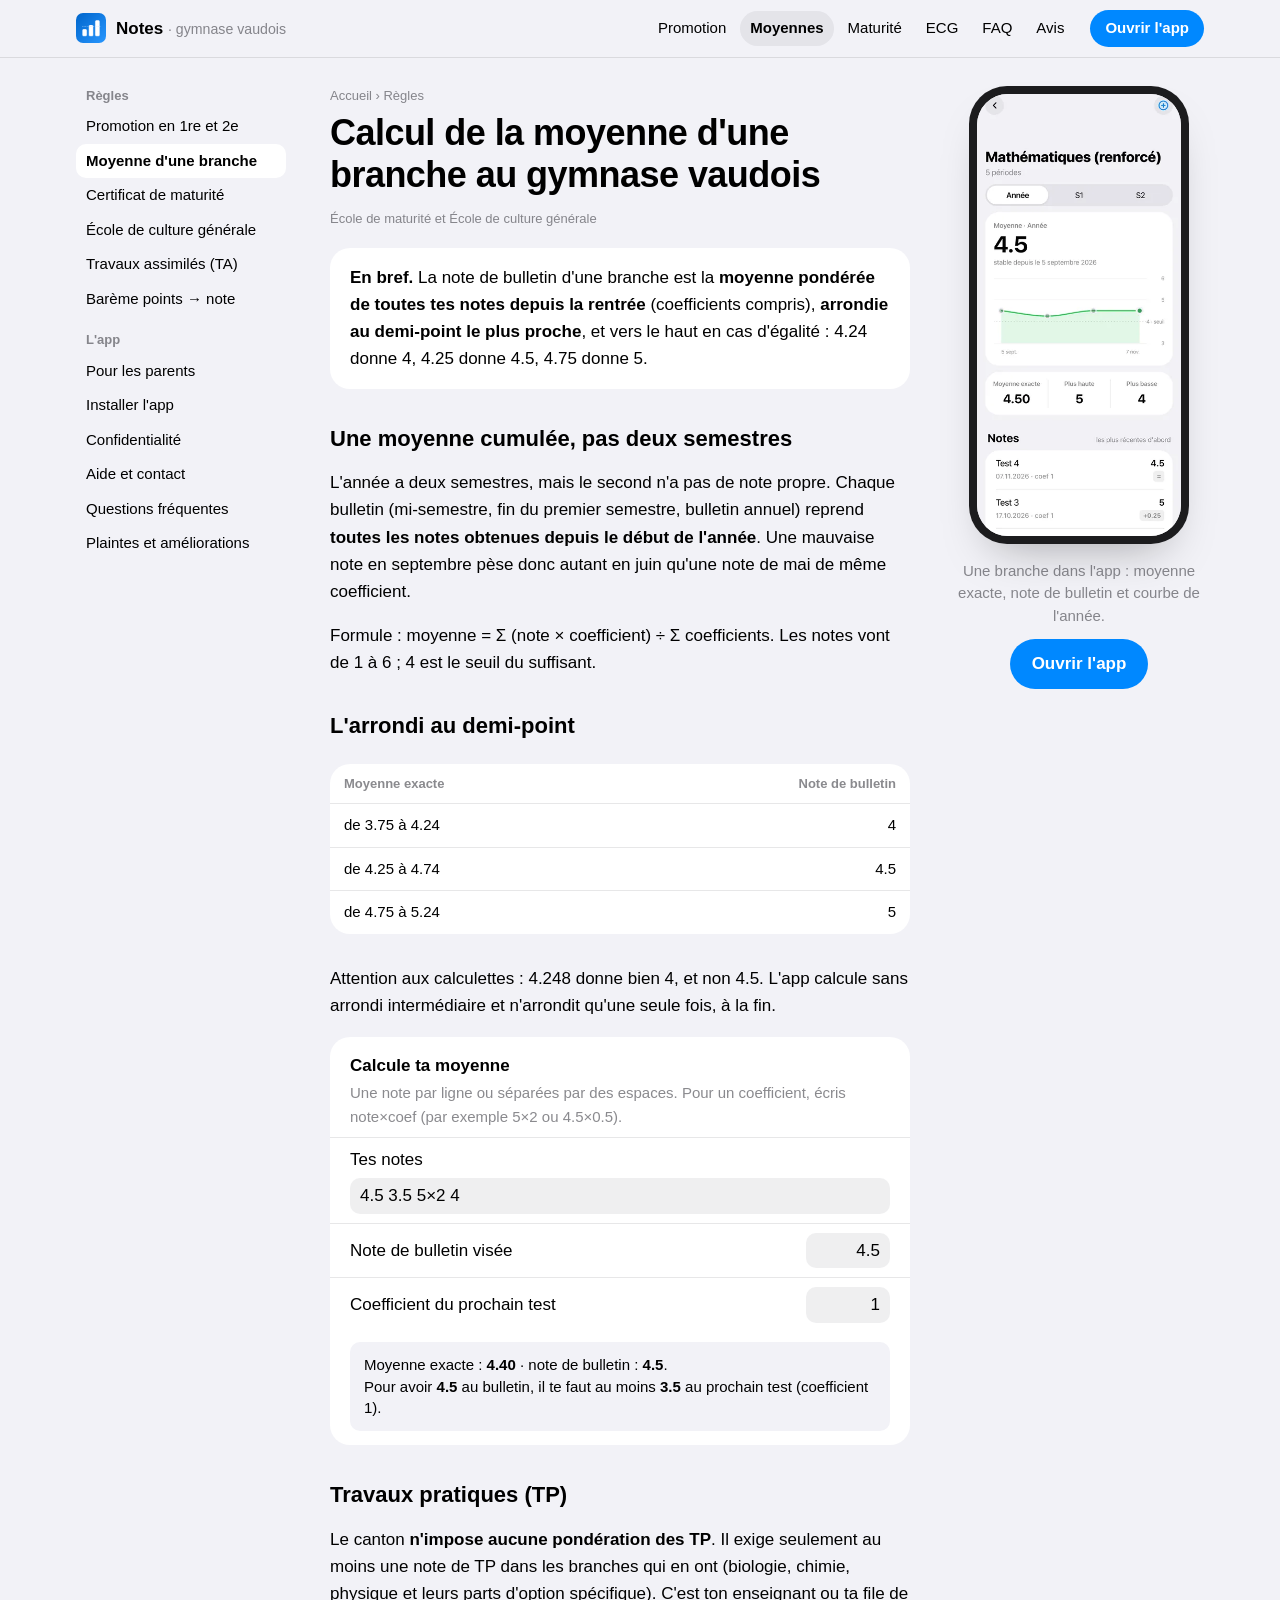
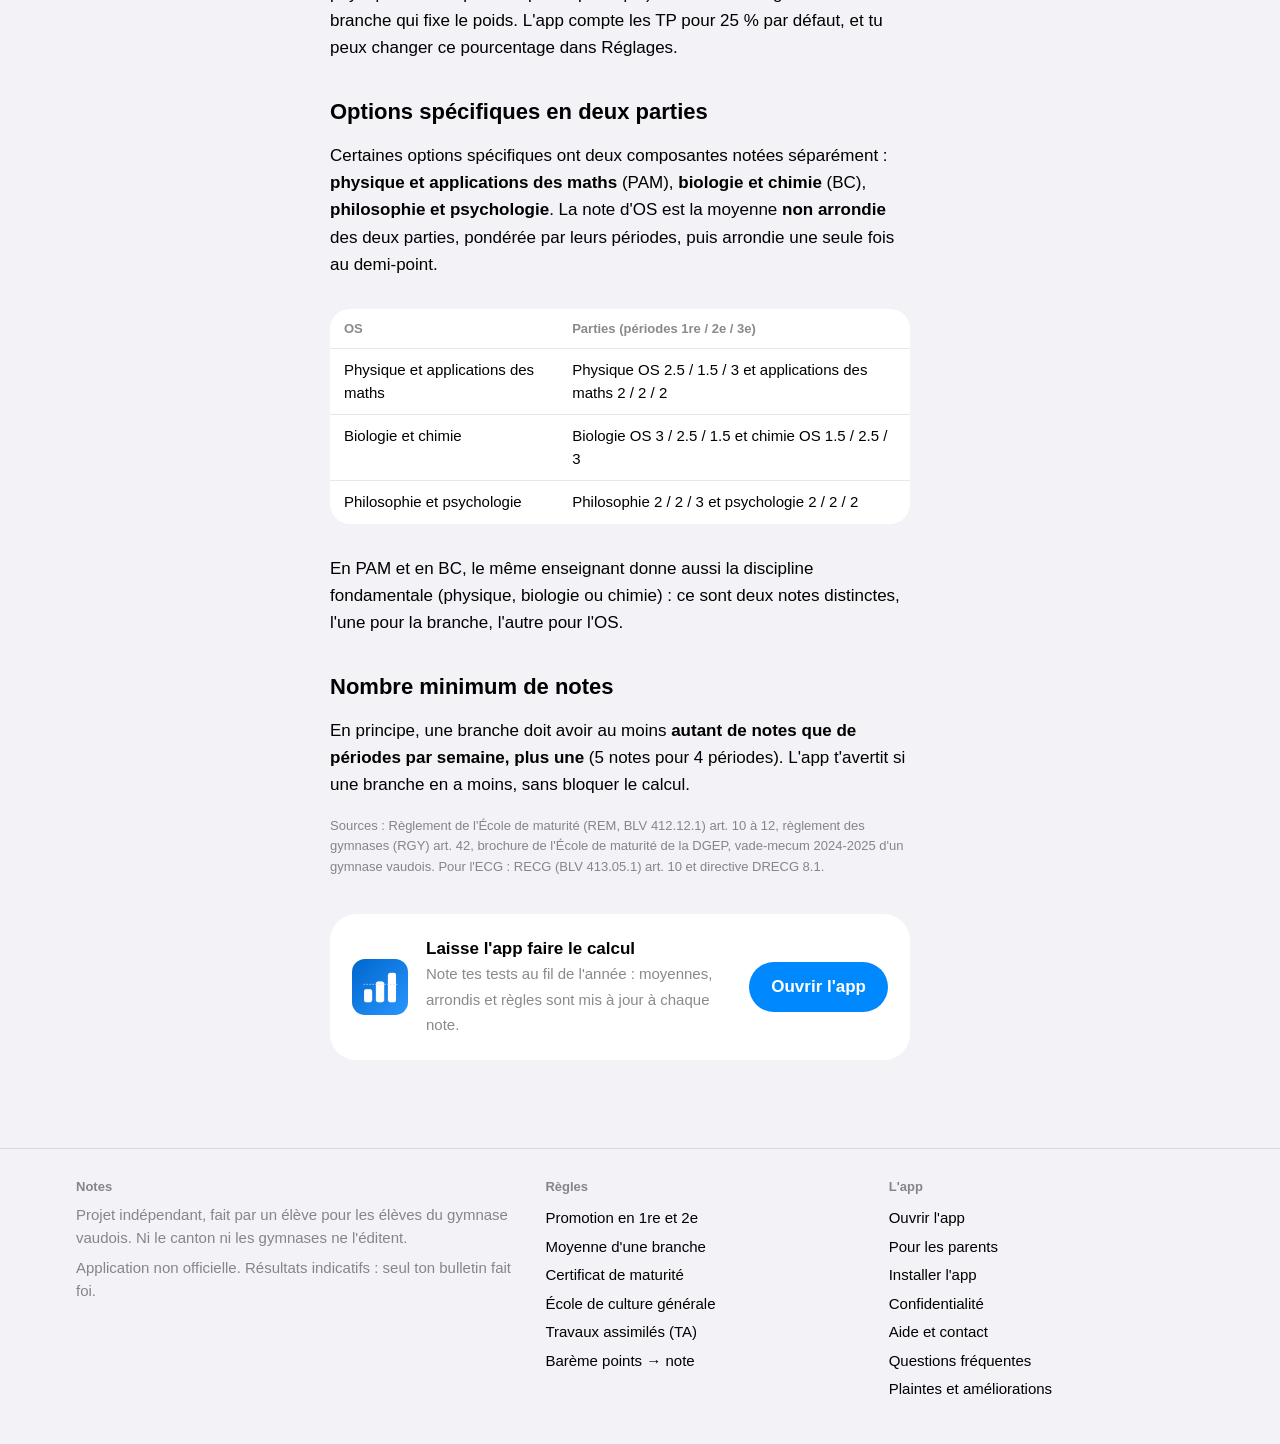
<file: calcul-moyenne-gymnase/index.html>
<!doctype html>
<html lang="fr-CH">
<head>
<meta charset="utf-8">
<meta name="viewport" content="width=device-width, initial-scale=1">
<title>Calcul de la moyenne au gymnase vaudois : arrondi au demi-point</title>
<meta name="description" content="Moyenne d&#x27;une branche au gymnase vaudois : moyenne cumulée, coefficients, TP, arrondi au demi-point (4.25 donne 4.5). Calculateur de la note à viser.">
<link rel="canonical" href="https://luis904-svg.github.io/notes-gymnase-site/calcul-moyenne-gymnase/">
<meta name="robots" content="max-image-preview:large">
<meta name="theme-color" content="#F2F2F7" media="(prefers-color-scheme: light)">
<meta name="theme-color" content="#000000" media="(prefers-color-scheme: dark)">
<link rel="icon" href="../icon-192.png" type="image/png">
<link rel="apple-touch-icon" href="../icon-180.png">
<meta property="og:type" content="website">
<meta property="og:locale" content="fr_CH">
<meta property="og:site_name" content="Notes · gymnase vaudois">
<meta property="og:title" content="Calcul de la moyenne au gymnase vaudois : arrondi au demi-point">
<meta property="og:description" content="Moyenne d&#x27;une branche au gymnase vaudois : moyenne cumulée, coefficients, TP, arrondi au demi-point (4.25 donne 4.5). Calculateur de la note à viser.">
<meta property="og:url" content="https://luis904-svg.github.io/notes-gymnase-site/calcul-moyenne-gymnase/">
<meta property="og:image" content="https://luis904-svg.github.io/notes-gymnase-site/img/og.png">
<meta property="og:image:width" content="1200">
<meta property="og:image:height" content="630">
<meta property="og:image:alt" content="L'app Notes : moyennes et promotion au gymnase vaudois">
<meta name="twitter:card" content="summary_large_image">
<link rel="stylesheet" href="../style.css">
<script type="application/ld+json">{"@context":"https://schema.org","@type":"WebPage","name":"Calcul de la moyenne au gymnase vaudois : arrondi au demi-point","description":"Moyenne d'une branche au gymnase vaudois : moyenne cumulée, coefficients, TP, arrondi au demi-point (4.25 donne 4.5). Calculateur de la note à viser.","url":"https://luis904-svg.github.io/notes-gymnase-site/calcul-moyenne-gymnase/","inLanguage":"fr-CH","dateModified":"2026-11-19","isPartOf":{"@type":"WebSite","name":"Notes","url":"https://luis904-svg.github.io/notes-gymnase-site/"}}</script>
<script type="application/ld+json">{"@context":"https://schema.org","@type":"BreadcrumbList","itemListElement":[{"@type":"ListItem","position":1,"name":"Accueil","item":"https://luis904-svg.github.io/notes-gymnase-site/"},{"@type":"ListItem","position":2,"name":"Moyenne d'une branche","item":"https://luis904-svg.github.io/notes-gymnase-site/calcul-moyenne-gymnase/"}]}</script>
<script src="../calc.js" defer></script>
</head>
<body>
<a class="skip" href="#contenu">Aller au contenu</a><header class="bar"><div class="bar-in"><a class="brand" href="../"><img src="../icon-180.png" width="30" height="30" alt=""><span>Notes <small>· gymnase vaudois</small></span></a><nav class="nav" aria-label="Pages"><a href="../promotion-gymnase-vaud/">Promotion</a><a href="../calcul-moyenne-gymnase/" aria-current="page">Moyennes</a><a href="../certificat-maturite-vaud/">Maturité</a><a href="../ecg-vaud/">ECG</a><a href="../faq/">FAQ</a><a href="../plaintes-ameliorations/">Avis</a></nav><a class="btn btn-s" href="https://luis904-svg.github.io/notes-gymnase/">Ouvrir l'app</a></div></header><main id="contenu" class="doc"><nav class="toc" aria-label="Guide"><p>Règles</p><a href="../promotion-gymnase-vaud/">Promotion en 1re et 2e</a><a href="../calcul-moyenne-gymnase/" aria-current="page">Moyenne d'une branche</a><a href="../certificat-maturite-vaud/">Certificat de maturité</a><a href="../ecg-vaud/">École de culture générale</a><a href="../travaux-assimiles/">Travaux assimilés (TA)</a><a href="../bareme-note-sur-6/">Barème points → note</a><p>L'app</p><a href="../parents/">Pour les parents</a><a href="../installer/">Installer l'app</a><a href="../confidentialite/">Confidentialité</a><a href="../aide/">Aide et contact</a><a href="../faq/">Questions fréquentes</a><a href="../plaintes-ameliorations/">Plaintes et améliorations</a></nav><article><p class="crumb"><a href="../">Accueil</a> › Règles</p><h1>Calcul de la moyenne d'une branche au gymnase vaudois</h1>
<p class="upd">École de maturité et École de culture générale</p>

<div class="tldr"><p><b>En bref.</b> La note de bulletin d'une branche est la <b>moyenne pondérée de toutes tes notes depuis la rentrée</b> (coefficients compris), <b>arrondie au demi-point le plus proche</b>, et vers le haut en cas d'égalité : 4.24 donne 4, 4.25 donne 4.5, 4.75 donne 5.</p></div>

<h2 id="cumulee">Une moyenne cumulée, pas deux semestres</h2>
<p>L'année a deux semestres, mais le second n'a pas de note propre. Chaque bulletin (mi-semestre, fin du premier semestre, bulletin annuel) reprend <b>toutes les notes obtenues depuis le début de l'année</b>. Une mauvaise note en septembre pèse donc autant en juin qu'une note de mai de même coefficient.</p>
<p>Formule : moyenne = Σ (note × coefficient) ÷ Σ coefficients. Les notes vont de 1 à 6 ; 4 est le seuil du suffisant.</p>

<h2 id="arrondi">L'arrondi au demi-point</h2>
<div class="scroll"><table class="tbl">
<thead><tr><th>Moyenne exacte</th><th class="n">Note de bulletin</th></tr></thead>
<tbody>
<tr><td>de 3.75 à 4.24</td><td class="n">4</td></tr>
<tr><td>de 4.25 à 4.74</td><td class="n">4.5</td></tr>
<tr><td>de 4.75 à 5.24</td><td class="n">5</td></tr>
</tbody></table></div>
<p>Attention aux calculettes : 4.248 donne bien 4, et non 4.5. L'app calcule sans arrondi intermédiaire et n'arrondit qu'une seule fois, à la fin.</p>

<div class="calc" data-calc="moyenne">
  <h3>Calcule ta moyenne</h3>
  <p>Une note par ligne ou séparées par des espaces. Pour un coefficient, écris note×coef (par exemple 5×2 ou 4.5×0.5).</p>
  <label class="stack"><span>Tes notes</span><input class="wide" inputmode="text" name="notes" value="4.5 3.5 5×2 4" aria-label="Notes et coefficients"></label>
  <label><span>Note de bulletin visée</span><input inputmode="decimal" name="cible" value="4.5" aria-label="Note de bulletin visée"></label>
  <label><span>Coefficient du prochain test</span><input inputmode="decimal" name="coef" value="1" aria-label="Coefficient du prochain test"></label>
  <div class="out" aria-live="polite"></div>
</div>

<h2 id="tp">Travaux pratiques (TP)</h2>
<p>Le canton <b>n'impose aucune pondération des TP</b>. Il exige seulement au moins une note de TP dans les branches qui en ont (biologie, chimie, physique et leurs parts d'option spécifique). C'est ton enseignant ou ta file de branche qui fixe le poids. L'app compte les TP pour 25 % par défaut, et tu peux changer ce pourcentage dans Réglages.</p>

<h2 id="os">Options spécifiques en deux parties</h2>
<p>Certaines options spécifiques ont deux composantes notées séparément : <b>physique et applications des maths</b> (PAM), <b>biologie et chimie</b> (BC), <b>philosophie et psychologie</b>. La note d'OS est la moyenne <b>non arrondie</b> des deux parties, pondérée par leurs périodes, puis arrondie une seule fois au demi-point.</p>
<div class="scroll"><table class="tbl">
<thead><tr><th>OS</th><th>Parties (périodes 1re / 2e / 3e)</th></tr></thead>
<tbody>
<tr><td>Physique et applications des maths</td><td>Physique OS 2.5 / 1.5 / 3 et applications des maths 2 / 2 / 2</td></tr>
<tr><td>Biologie et chimie</td><td>Biologie OS 3 / 2.5 / 1.5 et chimie OS 1.5 / 2.5 / 3</td></tr>
<tr><td>Philosophie et psychologie</td><td>Philosophie 2 / 2 / 3 et psychologie 2 / 2 / 2</td></tr>
</tbody></table></div>
<p>En PAM et en BC, le même enseignant donne aussi la discipline fondamentale (physique, biologie ou chimie) : ce sont deux notes distinctes, l'une pour la branche, l'autre pour l'OS.</p>

<h2 id="minimum">Nombre minimum de notes</h2>
<p>En principe, une branche doit avoir au moins <b>autant de notes que de périodes par semaine, plus une</b> (5 notes pour 4 périodes). L'app t'avertit si une branche en a moins, sans bloquer le calcul.</p>

<p class="src">Sources : Règlement de l'École de maturité (REM, BLV 412.12.1) art. 10 à 12, règlement des gymnases (RGY) art. 42, brochure de l'École de maturité de la DGEP, vade-mecum 2024-2025 d'un gymnase vaudois. Pour l'ECG : RECG (BLV 413.05.1) art. 10 et directive DRECG 8.1.</p>
<div class="endcta"><img src="../icon-180.png" width="56" height="56" alt="" loading="lazy"><div><b>Laisse l'app faire le calcul</b><span>Note tes tests au fil de l'année : moyennes, arrondis et règles sont mis à jour à chaque note.</span></div><a class="btn" href="https://luis904-svg.github.io/notes-gymnase/">Ouvrir l'app</a></div>
</article><aside class="side"><div class="phone phone-s"><img src="../img/branche-390.webp" srcset="../img/branche-390.webp 390w, ../img/branche-780.webp 780w" sizes="260px" width="390" height="845" alt="Une branche dans l&#x27;app : moyenne exacte, note de bulletin et courbe de l&#x27;année." loading="lazy" decoding="async"></div><p>Une branche dans l'app : moyenne exacte, note de bulletin et courbe de l'année.</p><a class="btn" href="https://luis904-svg.github.io/notes-gymnase/">Ouvrir l'app</a></aside></main><footer><div class="foot"><div><p><b>Notes</b>Projet indépendant, fait par un élève pour les élèves du gymnase vaudois. Ni le canton ni les gymnases ne l'éditent.</p><p>Application non officielle. Résultats indicatifs : seul ton bulletin fait foi.</p></div><div><b>Règles</b><a href="../promotion-gymnase-vaud/">Promotion en 1re et 2e</a><a href="../calcul-moyenne-gymnase/">Moyenne d'une branche</a><a href="../certificat-maturite-vaud/">Certificat de maturité</a><a href="../ecg-vaud/">École de culture générale</a><a href="../travaux-assimiles/">Travaux assimilés (TA)</a><a href="../bareme-note-sur-6/">Barème points → note</a></div><div><b>L'app</b><a href="https://luis904-svg.github.io/notes-gymnase/">Ouvrir l'app</a><a href="../parents/">Pour les parents</a><a href="../installer/">Installer l'app</a><a href="../confidentialite/">Confidentialité</a><a href="../aide/">Aide et contact</a><a href="../faq/">Questions fréquentes</a><a href="../plaintes-ameliorations/">Plaintes et améliorations</a></div></div></footer>
</body>
</html>
</file>
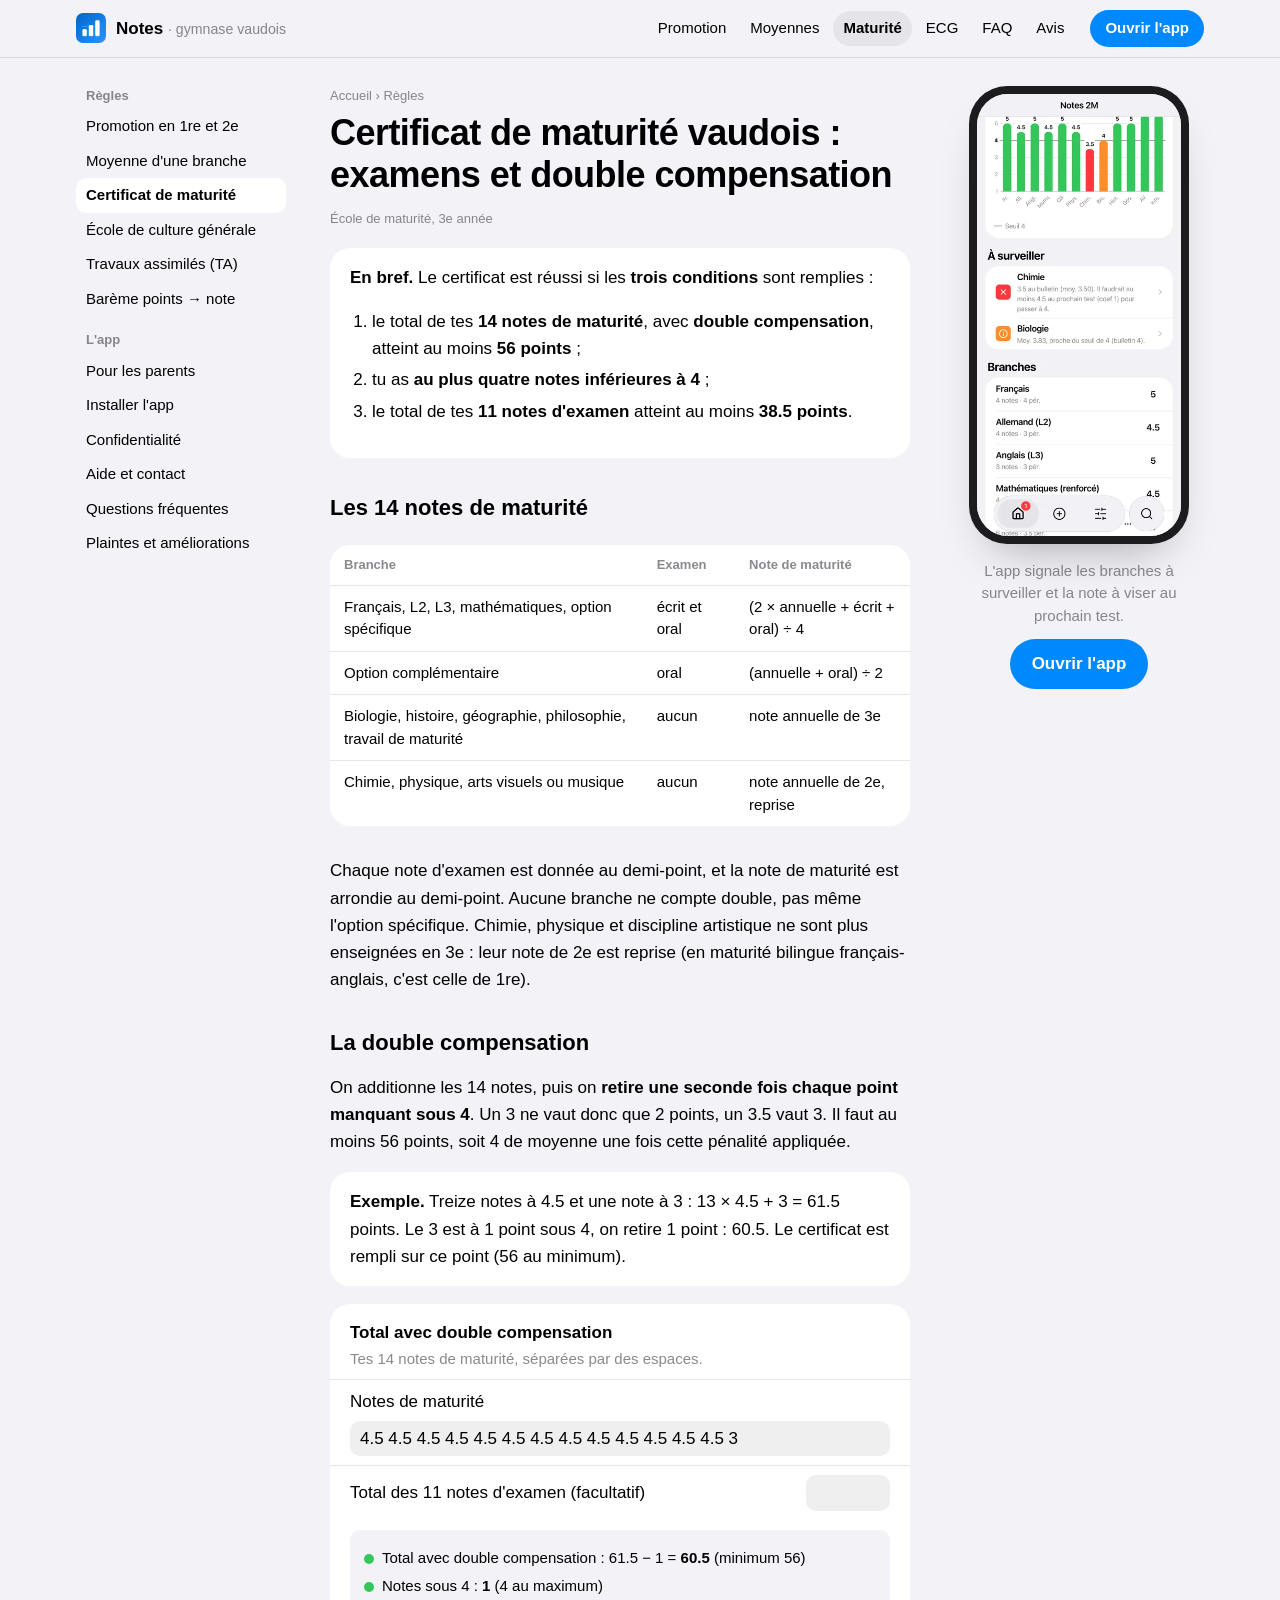
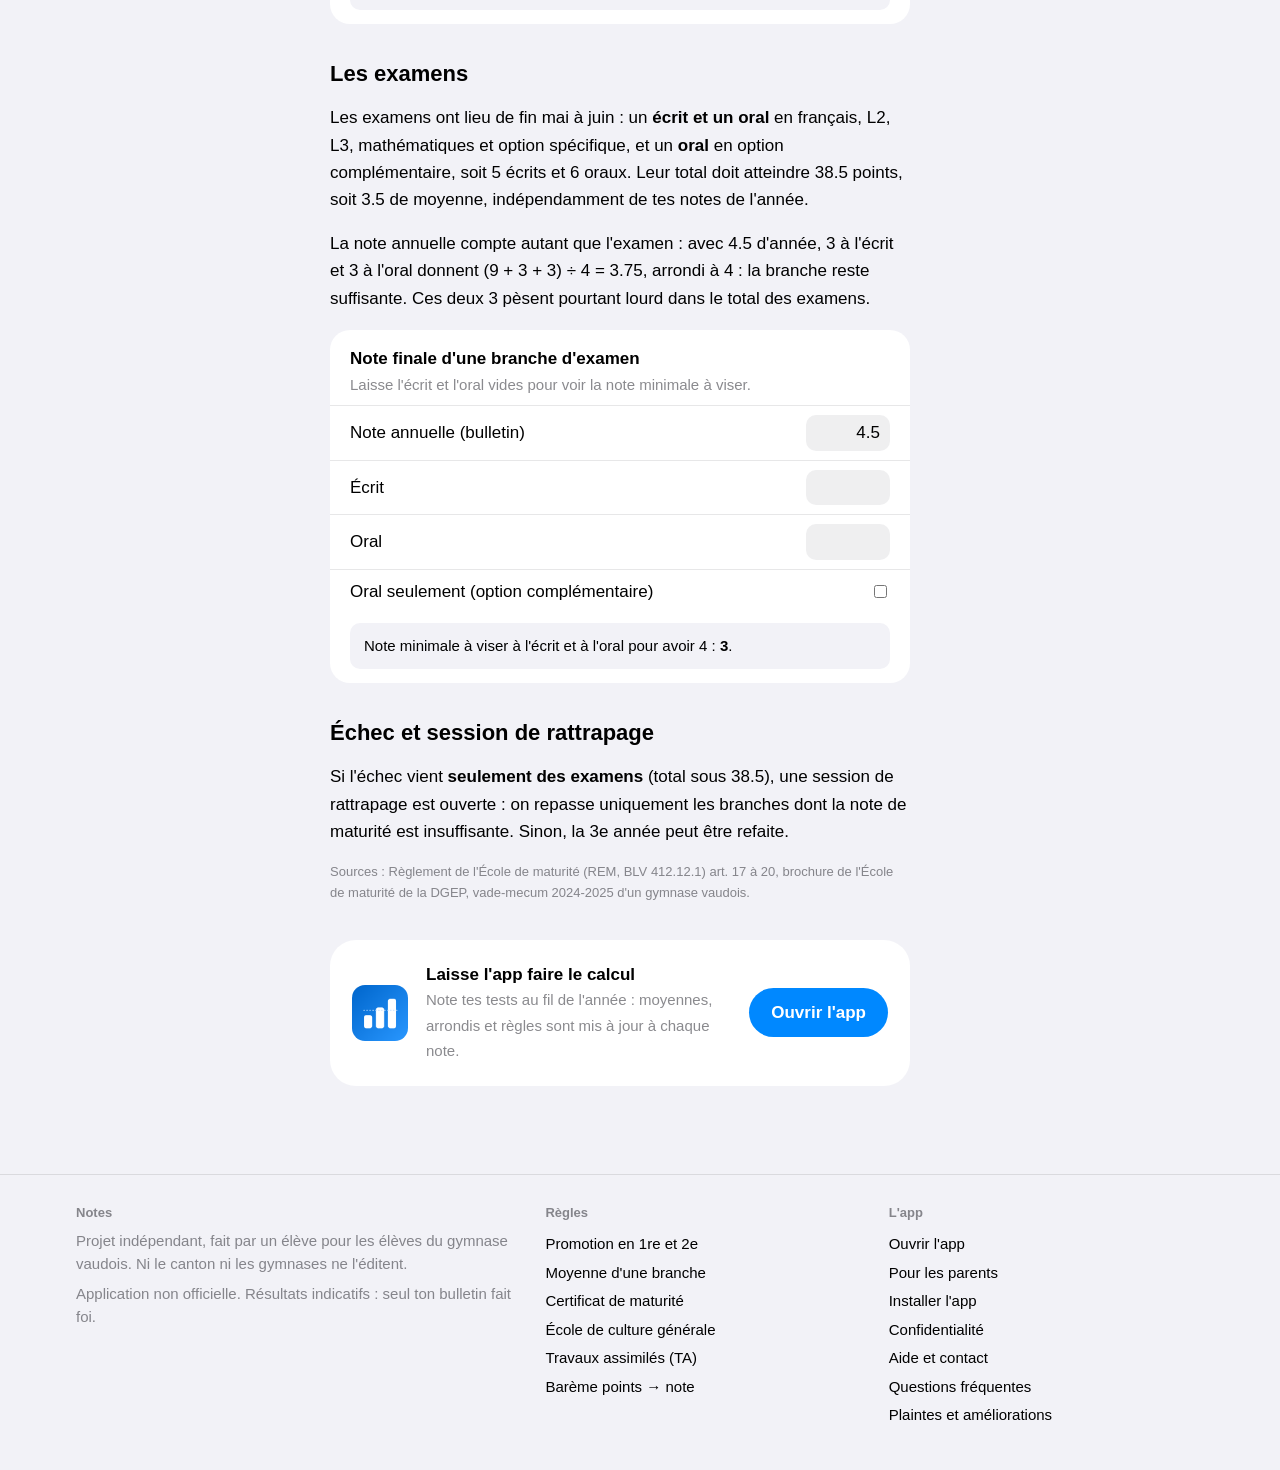
<file: certificat-maturite-vaud/index.html>
<!doctype html>
<html lang="fr-CH">
<head>
<meta charset="utf-8">
<meta name="viewport" content="width=device-width, initial-scale=1">
<title>Certificat de maturité vaudois : examens et double compensation</title>
<meta name="description" content="Certificat de maturité vaudois : 14 notes, double compensation, 56 points, 38.5 aux examens, note finale (2 × annuelle + écrit + oral) / 4. Calculateur.">
<link rel="canonical" href="https://luis904-svg.github.io/notes-gymnase-site/certificat-maturite-vaud/">
<meta name="robots" content="max-image-preview:large">
<meta name="theme-color" content="#F2F2F7" media="(prefers-color-scheme: light)">
<meta name="theme-color" content="#000000" media="(prefers-color-scheme: dark)">
<link rel="icon" href="../icon-192.png" type="image/png">
<link rel="apple-touch-icon" href="../icon-180.png">
<meta property="og:type" content="website">
<meta property="og:locale" content="fr_CH">
<meta property="og:site_name" content="Notes · gymnase vaudois">
<meta property="og:title" content="Certificat de maturité vaudois : examens et double compensation">
<meta property="og:description" content="Certificat de maturité vaudois : 14 notes, double compensation, 56 points, 38.5 aux examens, note finale (2 × annuelle + écrit + oral) / 4. Calculateur.">
<meta property="og:url" content="https://luis904-svg.github.io/notes-gymnase-site/certificat-maturite-vaud/">
<meta property="og:image" content="https://luis904-svg.github.io/notes-gymnase-site/img/og.png">
<meta property="og:image:width" content="1200">
<meta property="og:image:height" content="630">
<meta property="og:image:alt" content="L'app Notes : moyennes et promotion au gymnase vaudois">
<meta name="twitter:card" content="summary_large_image">
<link rel="stylesheet" href="../style.css">
<script type="application/ld+json">{"@context":"https://schema.org","@type":"WebPage","name":"Certificat de maturité vaudois : examens et double compensation","description":"Certificat de maturité vaudois : 14 notes, double compensation, 56 points, 38.5 aux examens, note finale (2 × annuelle + écrit + oral) / 4. Calculateur.","url":"https://luis904-svg.github.io/notes-gymnase-site/certificat-maturite-vaud/","inLanguage":"fr-CH","dateModified":"2026-11-19","isPartOf":{"@type":"WebSite","name":"Notes","url":"https://luis904-svg.github.io/notes-gymnase-site/"}}</script>
<script type="application/ld+json">{"@context":"https://schema.org","@type":"BreadcrumbList","itemListElement":[{"@type":"ListItem","position":1,"name":"Accueil","item":"https://luis904-svg.github.io/notes-gymnase-site/"},{"@type":"ListItem","position":2,"name":"Certificat de maturité","item":"https://luis904-svg.github.io/notes-gymnase-site/certificat-maturite-vaud/"}]}</script>
<script src="../calc.js" defer></script>
</head>
<body>
<a class="skip" href="#contenu">Aller au contenu</a><header class="bar"><div class="bar-in"><a class="brand" href="../"><img src="../icon-180.png" width="30" height="30" alt=""><span>Notes <small>· gymnase vaudois</small></span></a><nav class="nav" aria-label="Pages"><a href="../promotion-gymnase-vaud/">Promotion</a><a href="../calcul-moyenne-gymnase/">Moyennes</a><a href="../certificat-maturite-vaud/" aria-current="page">Maturité</a><a href="../ecg-vaud/">ECG</a><a href="../faq/">FAQ</a><a href="../plaintes-ameliorations/">Avis</a></nav><a class="btn btn-s" href="https://luis904-svg.github.io/notes-gymnase/">Ouvrir l'app</a></div></header><main id="contenu" class="doc"><nav class="toc" aria-label="Guide"><p>Règles</p><a href="../promotion-gymnase-vaud/">Promotion en 1re et 2e</a><a href="../calcul-moyenne-gymnase/">Moyenne d'une branche</a><a href="../certificat-maturite-vaud/" aria-current="page">Certificat de maturité</a><a href="../ecg-vaud/">École de culture générale</a><a href="../travaux-assimiles/">Travaux assimilés (TA)</a><a href="../bareme-note-sur-6/">Barème points → note</a><p>L'app</p><a href="../parents/">Pour les parents</a><a href="../installer/">Installer l'app</a><a href="../confidentialite/">Confidentialité</a><a href="../aide/">Aide et contact</a><a href="../faq/">Questions fréquentes</a><a href="../plaintes-ameliorations/">Plaintes et améliorations</a></nav><article><p class="crumb"><a href="../">Accueil</a> › Règles</p><h1>Certificat de maturité vaudois : examens et double compensation</h1>
<p class="upd">École de maturité, 3e année</p>

<div class="tldr"><p><b>En bref.</b> Le certificat est réussi si les <b>trois conditions</b> sont remplies :</p>
<ol>
  <li>le total de tes <b>14 notes de maturité</b>, avec <b>double compensation</b>, atteint au moins <b>56 points</b> ;</li>
  <li>tu as <b>au plus quatre notes inférieures à 4</b> ;</li>
  <li>le total de tes <b>11 notes d'examen</b> atteint au moins <b>38.5 points</b>.</li>
</ol></div>

<h2 id="notes">Les 14 notes de maturité</h2>
<div class="scroll"><table class="tbl">
<thead><tr><th>Branche</th><th>Examen</th><th>Note de maturité</th></tr></thead>
<tbody>
<tr><td>Français, L2, L3, mathématiques, option spécifique</td><td>écrit et oral</td><td>(2 × annuelle + écrit + oral) ÷ 4</td></tr>
<tr><td>Option complémentaire</td><td>oral</td><td>(annuelle + oral) ÷ 2</td></tr>
<tr><td>Biologie, histoire, géographie, philosophie, travail de maturité</td><td>aucun</td><td>note annuelle de 3e</td></tr>
<tr><td>Chimie, physique, arts visuels ou musique</td><td>aucun</td><td>note annuelle de 2e, reprise</td></tr>
</tbody></table></div>
<p>Chaque note d'examen est donnée au demi-point, et la note de maturité est arrondie au demi-point. Aucune branche ne compte double, pas même l'option spécifique. Chimie, physique et discipline artistique ne sont plus enseignées en 3e : leur note de 2e est reprise (en maturité bilingue français-anglais, c'est celle de 1re).</p>

<h2 id="double-compensation">La double compensation</h2>
<p>On additionne les 14 notes, puis on <b>retire une seconde fois chaque point manquant sous 4</b>. Un 3 ne vaut donc que 2 points, un 3.5 vaut 3. Il faut au moins 56 points, soit 4 de moyenne une fois cette pénalité appliquée.</p>
<div class="card"><p><b>Exemple.</b> Treize notes à 4.5 et une note à 3 : 13 × 4.5 + 3 = 61.5 points. Le 3 est à 1 point sous 4, on retire 1 point : 60.5. Le certificat est rempli sur ce point (56 au minimum).</p></div>

<div class="calc" data-calc="certificat">
  <h3>Total avec double compensation</h3>
  <p>Tes 14 notes de maturité, séparées par des espaces.</p>
  <label class="stack"><span>Notes de maturité</span><input class="wide" inputmode="decimal" name="all" value="4.5 4.5 4.5 4.5 4.5 4.5 4.5 4.5 4.5 4.5 4.5 4.5 4.5 3" aria-label="Notes de maturité"></label>
  <label><span>Total des 11 notes d'examen (facultatif)</span><input inputmode="decimal" name="exams" value="" aria-label="Total des examens"></label>
  <div class="out" aria-live="polite"></div>
</div>

<h2 id="examens">Les examens</h2>
<p>Les examens ont lieu de fin mai à juin : un <b>écrit et un oral</b> en français, L2, L3, mathématiques et option spécifique, et un <b>oral</b> en option complémentaire, soit 5 écrits et 6 oraux. Leur total doit atteindre 38.5 points, soit 3.5 de moyenne, indépendamment de tes notes de l'année.</p>
<p>La note annuelle compte autant que l'examen : avec 4.5 d'année, 3 à l'écrit et 3 à l'oral donnent (9 + 3 + 3) ÷ 4 = 3.75, arrondi à 4 : la branche reste suffisante. Ces deux 3 pèsent pourtant lourd dans le total des examens.</p>

<div class="calc" data-calc="examen">
  <h3>Note finale d'une branche d'examen</h3>
  <p>Laisse l'écrit et l'oral vides pour voir la note minimale à viser.</p>
  <label><span>Note annuelle (bulletin)</span><input inputmode="decimal" name="na" value="4.5" aria-label="Note annuelle"></label>
  <label><span>Écrit</span><input inputmode="decimal" name="e" value="" aria-label="Note de l'écrit"></label>
  <label><span>Oral</span><input inputmode="decimal" name="o" value="" aria-label="Note de l'oral"></label>
  <label><span>Oral seulement (option complémentaire)</span><input type="checkbox" name="oc" aria-label="Oral seulement" style="width:auto"></label>
  <div class="out" aria-live="polite"></div>
</div>

<h2 id="rattrapage">Échec et session de rattrapage</h2>
<p>Si l'échec vient <b>seulement des examens</b> (total sous 38.5), une session de rattrapage est ouverte : on repasse uniquement les branches dont la note de maturité est insuffisante. Sinon, la 3e année peut être refaite.</p>

<p class="src">Sources : Règlement de l'École de maturité (REM, BLV 412.12.1) art. 17 à 20, brochure de l'École de maturité de la DGEP, vade-mecum 2024-2025 d'un gymnase vaudois.</p>
<div class="endcta"><img src="../icon-180.png" width="56" height="56" alt="" loading="lazy"><div><b>Laisse l'app faire le calcul</b><span>Note tes tests au fil de l'année : moyennes, arrondis et règles sont mis à jour à chaque note.</span></div><a class="btn" href="https://luis904-svg.github.io/notes-gymnase/">Ouvrir l'app</a></div>
</article><aside class="side"><div class="phone phone-s"><img src="../img/accueil-bas-390.webp" srcset="../img/accueil-bas-390.webp 390w, ../img/accueil-bas-780.webp 780w" sizes="260px" width="390" height="845" alt="L&#x27;app signale les branches à surveiller et la note à viser au prochain test." loading="lazy" decoding="async"></div><p>L'app signale les branches à surveiller et la note à viser au prochain test.</p><a class="btn" href="https://luis904-svg.github.io/notes-gymnase/">Ouvrir l'app</a></aside></main><footer><div class="foot"><div><p><b>Notes</b>Projet indépendant, fait par un élève pour les élèves du gymnase vaudois. Ni le canton ni les gymnases ne l'éditent.</p><p>Application non officielle. Résultats indicatifs : seul ton bulletin fait foi.</p></div><div><b>Règles</b><a href="../promotion-gymnase-vaud/">Promotion en 1re et 2e</a><a href="../calcul-moyenne-gymnase/">Moyenne d'une branche</a><a href="../certificat-maturite-vaud/">Certificat de maturité</a><a href="../ecg-vaud/">École de culture générale</a><a href="../travaux-assimiles/">Travaux assimilés (TA)</a><a href="../bareme-note-sur-6/">Barème points → note</a></div><div><b>L'app</b><a href="https://luis904-svg.github.io/notes-gymnase/">Ouvrir l'app</a><a href="../parents/">Pour les parents</a><a href="../installer/">Installer l'app</a><a href="../confidentialite/">Confidentialité</a><a href="../aide/">Aide et contact</a><a href="../faq/">Questions fréquentes</a><a href="../plaintes-ameliorations/">Plaintes et améliorations</a></div></div></footer>
</body>
</html>
</file>
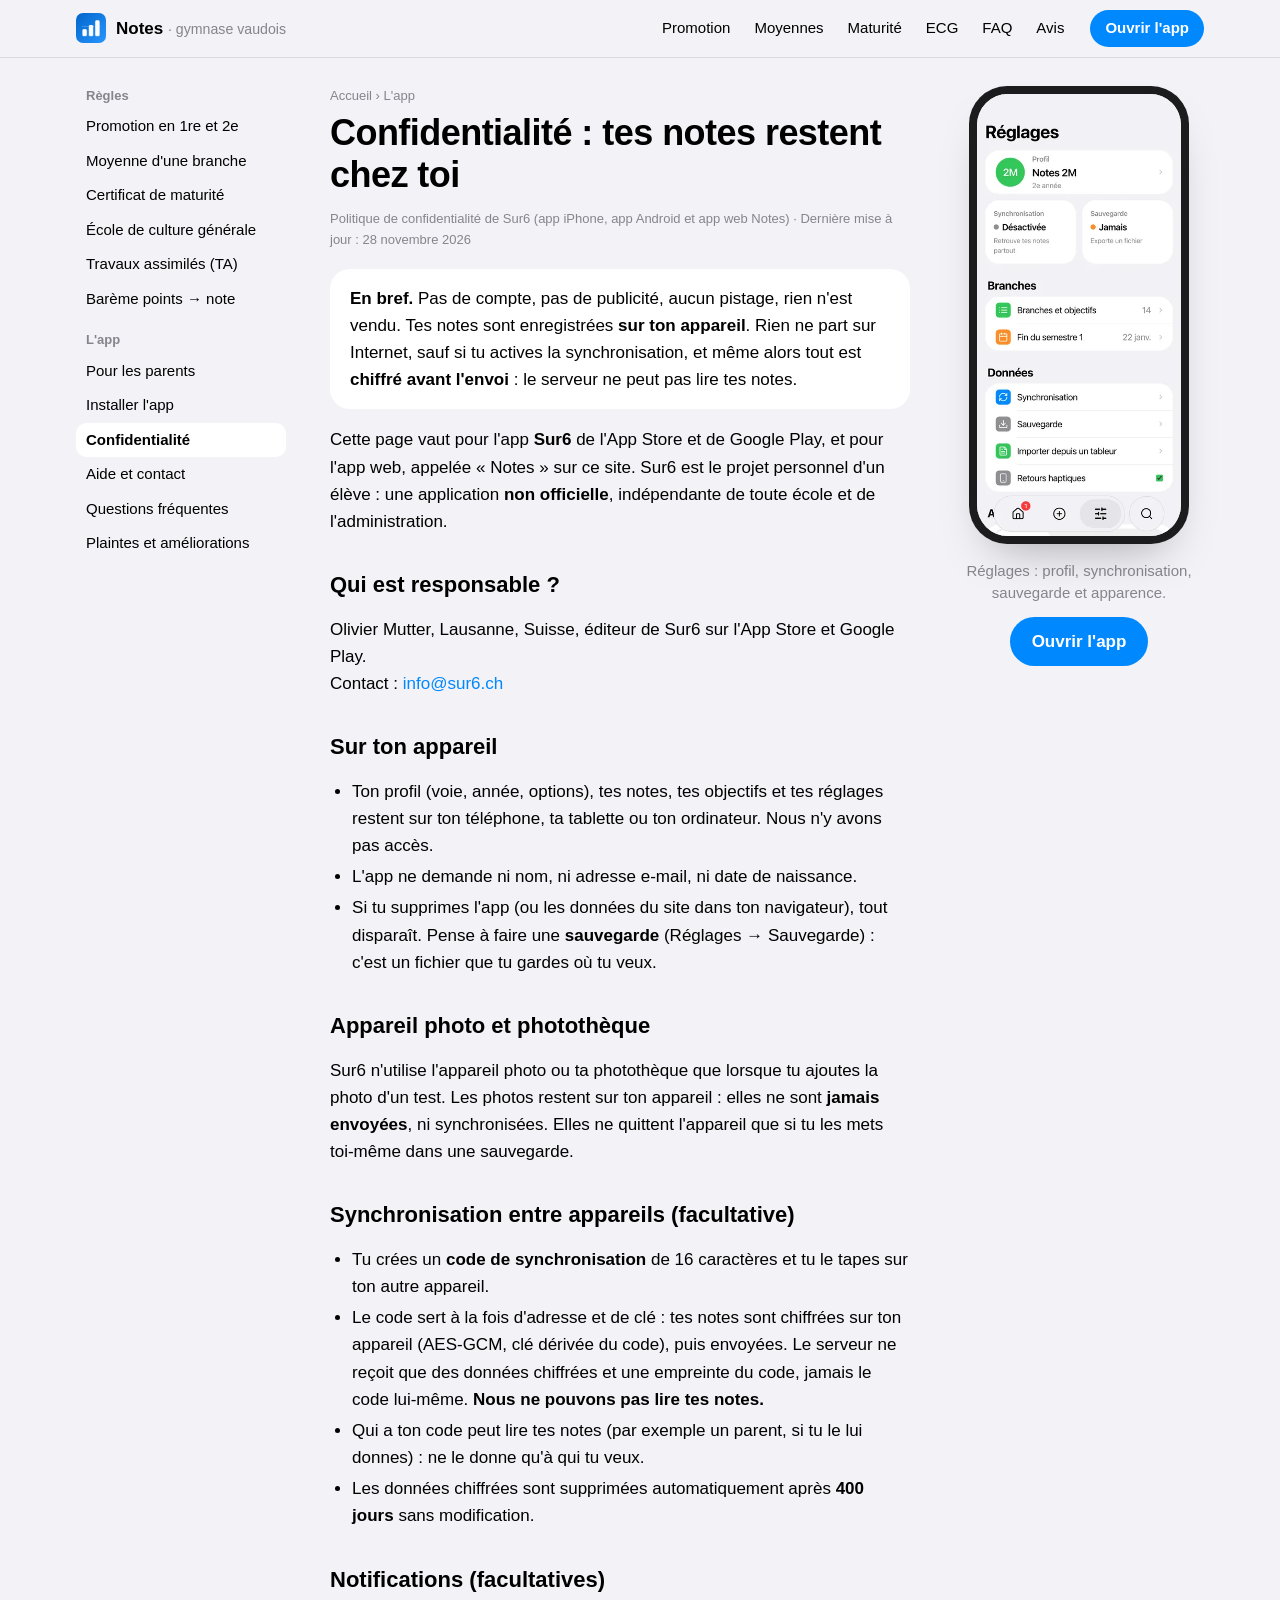
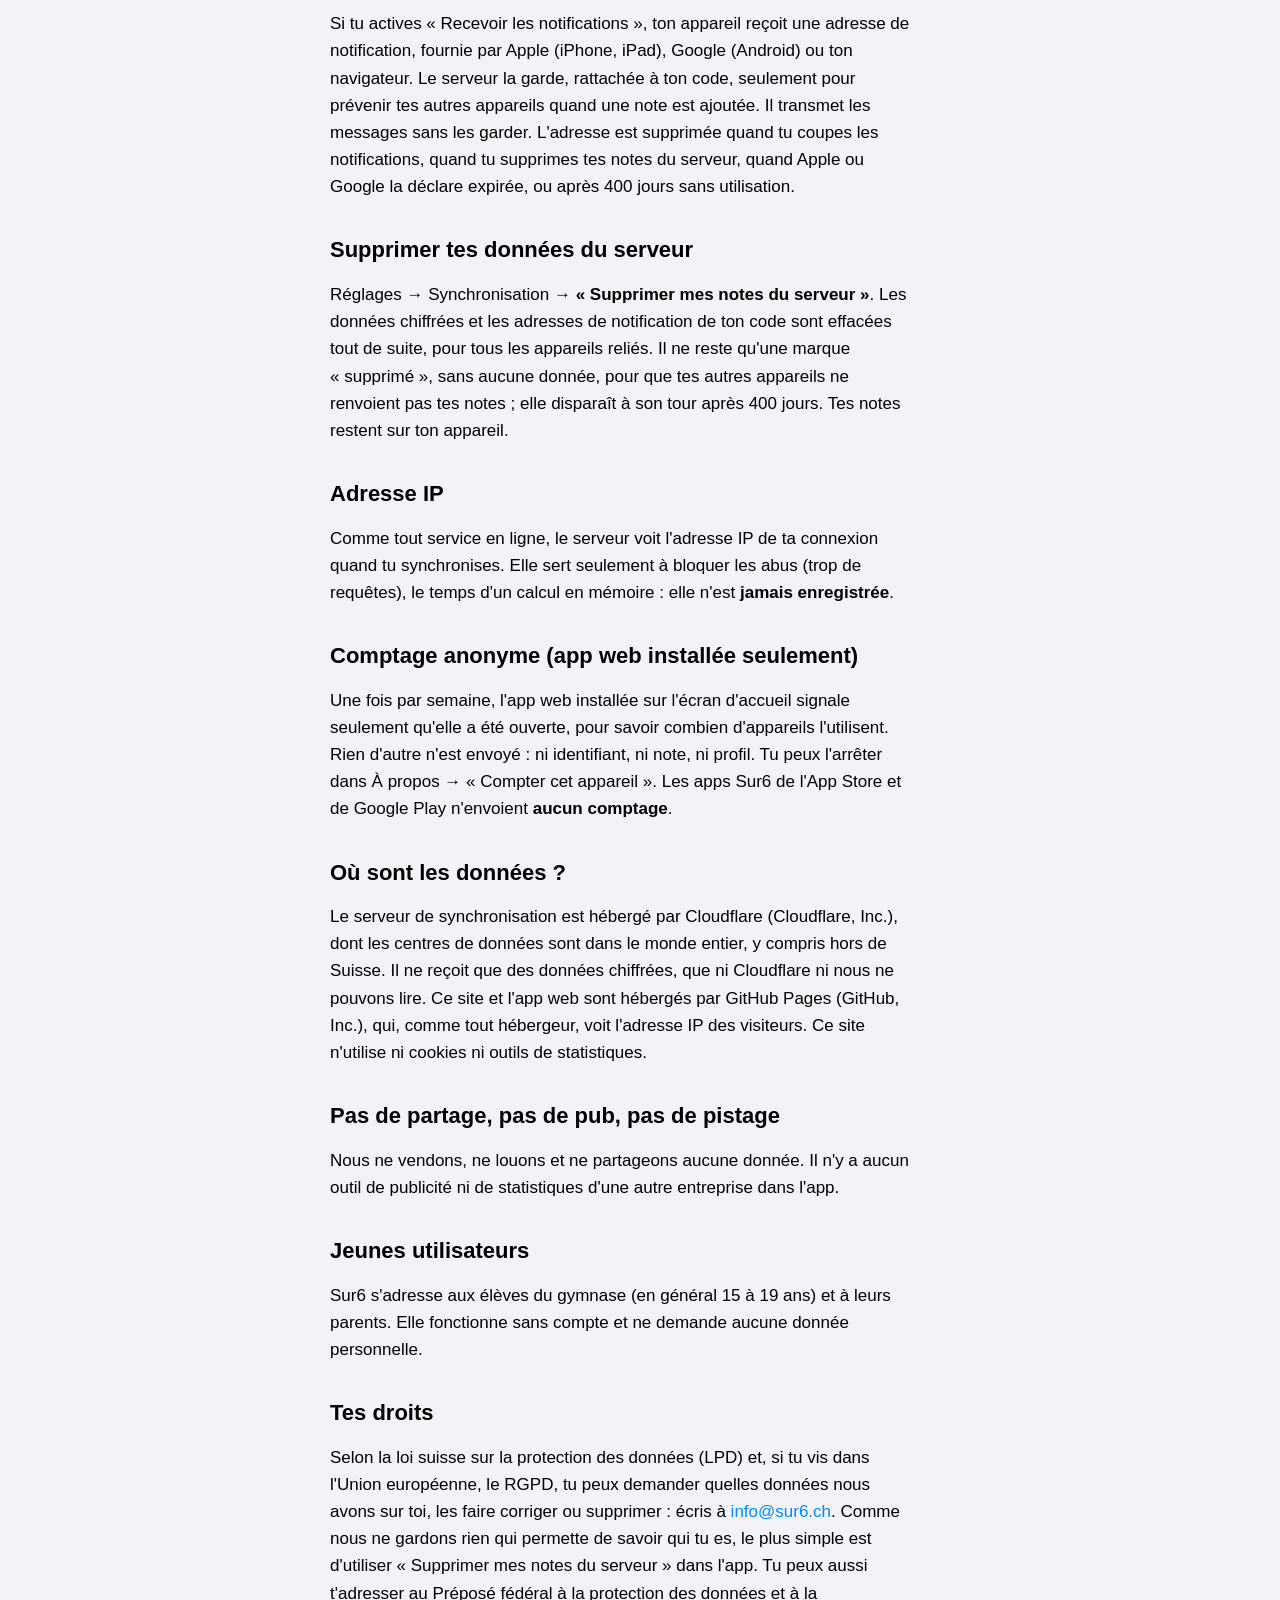
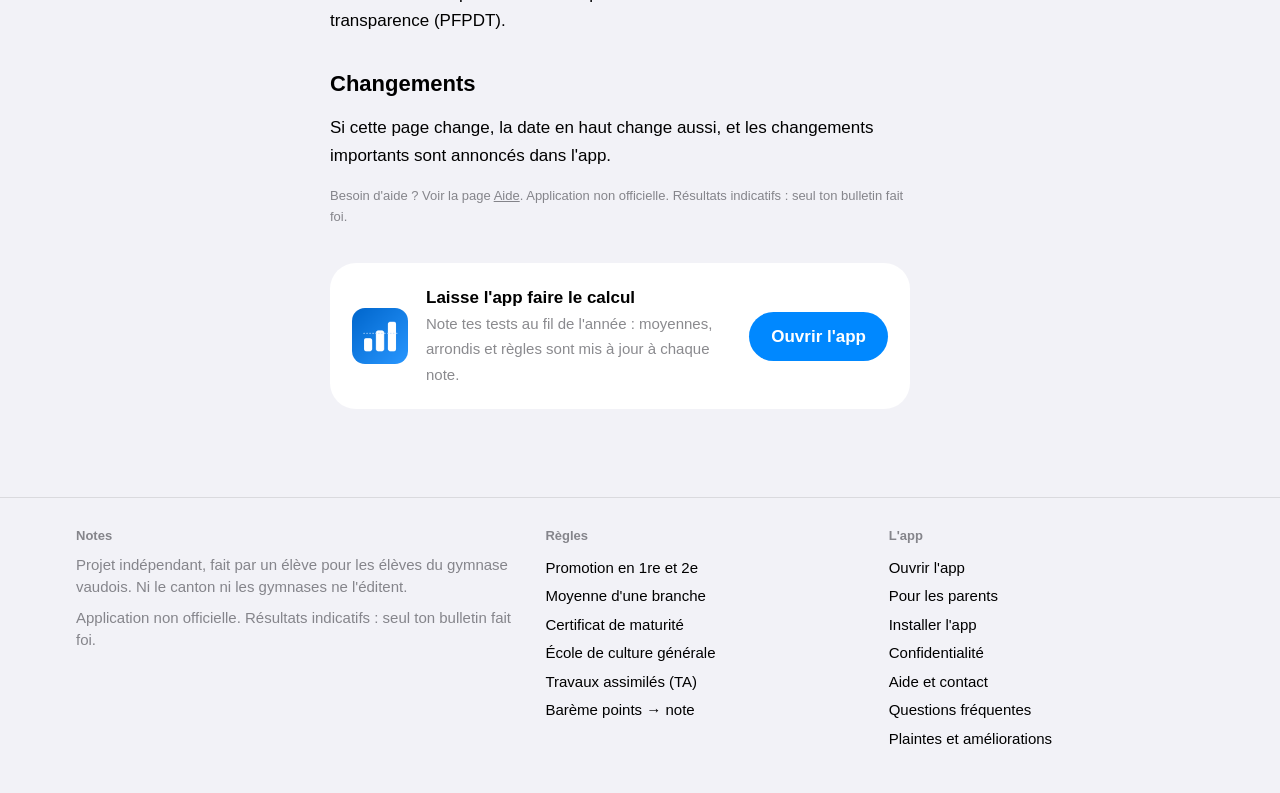
<file: confidentialite/index.html>
<!doctype html>
<html lang="fr-CH">
<head>
<meta charset="utf-8">
<meta name="viewport" content="width=device-width, initial-scale=1">
<title>Confidentialité de Sur6 et de l&#x27;app Notes : tes notes restent chez toi</title>
<meta name="description" content="Politique de confidentialité de Sur6 (iPhone, Android) et de l&#x27;app web Notes : sans compte, notes sur ton appareil, synchronisation facultative chiffrée de bout en bout, photos jamais envoyées.">
<link rel="canonical" href="https://luis904-svg.github.io/notes-gymnase-site/confidentialite/">
<meta name="robots" content="max-image-preview:large">
<meta name="theme-color" content="#F2F2F7" media="(prefers-color-scheme: light)">
<meta name="theme-color" content="#000000" media="(prefers-color-scheme: dark)">
<link rel="icon" href="../icon-192.png" type="image/png">
<link rel="apple-touch-icon" href="../icon-180.png">
<meta property="og:type" content="website">
<meta property="og:locale" content="fr_CH">
<meta property="og:site_name" content="Notes · gymnase vaudois">
<meta property="og:title" content="Confidentialité de Sur6 et de l&#x27;app Notes : tes notes restent chez toi">
<meta property="og:description" content="Politique de confidentialité de Sur6 (iPhone, Android) et de l&#x27;app web Notes : sans compte, notes sur ton appareil, synchronisation facultative chiffrée de bout en bout, photos jamais envoyées.">
<meta property="og:url" content="https://luis904-svg.github.io/notes-gymnase-site/confidentialite/">
<meta property="og:image" content="https://luis904-svg.github.io/notes-gymnase-site/img/og.png">
<meta property="og:image:width" content="1200">
<meta property="og:image:height" content="630">
<meta property="og:image:alt" content="L'app Notes : moyennes et promotion au gymnase vaudois">
<meta name="twitter:card" content="summary_large_image">
<link rel="stylesheet" href="../style.css">
<script type="application/ld+json">{"@context":"https://schema.org","@type":"WebPage","name":"Confidentialité de Sur6 et de l'app Notes : tes notes restent chez toi","description":"Politique de confidentialité de Sur6 (iPhone, Android) et de l'app web Notes : sans compte, notes sur ton appareil, synchronisation facultative chiffrée de bout en bout, photos jamais envoyées.","url":"https://luis904-svg.github.io/notes-gymnase-site/confidentialite/","inLanguage":"fr-CH","dateModified":"2026-11-28","isPartOf":{"@type":"WebSite","name":"Notes","url":"https://luis904-svg.github.io/notes-gymnase-site/"}}</script>
<script type="application/ld+json">{"@context":"https://schema.org","@type":"BreadcrumbList","itemListElement":[{"@type":"ListItem","position":1,"name":"Accueil","item":"https://luis904-svg.github.io/notes-gymnase-site/"},{"@type":"ListItem","position":2,"name":"Confidentialité","item":"https://luis904-svg.github.io/notes-gymnase-site/confidentialite/"}]}</script>

</head>
<body>
<a class="skip" href="#contenu">Aller au contenu</a><header class="bar"><div class="bar-in"><a class="brand" href="../"><img src="../icon-180.png" width="30" height="30" alt=""><span>Notes <small>· gymnase vaudois</small></span></a><nav class="nav" aria-label="Pages"><a href="../promotion-gymnase-vaud/">Promotion</a><a href="../calcul-moyenne-gymnase/">Moyennes</a><a href="../certificat-maturite-vaud/">Maturité</a><a href="../ecg-vaud/">ECG</a><a href="../faq/">FAQ</a><a href="../plaintes-ameliorations/">Avis</a></nav><a class="btn btn-s" href="https://luis904-svg.github.io/notes-gymnase/">Ouvrir l'app</a></div></header><main id="contenu" class="doc"><nav class="toc" aria-label="Guide"><p>Règles</p><a href="../promotion-gymnase-vaud/">Promotion en 1re et 2e</a><a href="../calcul-moyenne-gymnase/">Moyenne d'une branche</a><a href="../certificat-maturite-vaud/">Certificat de maturité</a><a href="../ecg-vaud/">École de culture générale</a><a href="../travaux-assimiles/">Travaux assimilés (TA)</a><a href="../bareme-note-sur-6/">Barème points → note</a><p>L'app</p><a href="../parents/">Pour les parents</a><a href="../installer/">Installer l'app</a><a href="../confidentialite/" aria-current="page">Confidentialité</a><a href="../aide/">Aide et contact</a><a href="../faq/">Questions fréquentes</a><a href="../plaintes-ameliorations/">Plaintes et améliorations</a></nav><article><p class="crumb"><a href="../">Accueil</a> › L'app</p><h1>Confidentialité : tes notes restent chez toi</h1>
<p class="upd">Politique de confidentialité de Sur6 (app iPhone, app Android et app web Notes) · Dernière mise à jour : 28 novembre 2026</p>

<div class="tldr"><p><b>En bref.</b> Pas de compte, pas de publicité, aucun pistage, rien n'est vendu. Tes notes sont enregistrées <b>sur ton appareil</b>. Rien ne part sur Internet, sauf si tu actives la synchronisation, et même alors tout est <b>chiffré avant l'envoi</b> : le serveur ne peut pas lire tes notes.</p></div>

<p>Cette page vaut pour l'app <b>Sur6</b> de l'App Store et de Google Play, et pour l'app web, appelée « Notes » sur ce site. Sur6 est le projet personnel d'un élève : une application <b>non officielle</b>, indépendante de toute école et de l'administration.</p>

<h2 id="responsable">Qui est responsable ?</h2>
<p>Olivier Mutter, Lausanne, Suisse, éditeur de Sur6 sur l'App Store et Google Play.<br>Contact : <a href="mailto:info@sur6.ch">info@sur6.ch</a></p>

<h2 id="appareil">Sur ton appareil</h2>
<ul>
  <li>Ton profil (voie, année, options), tes notes, tes objectifs et tes réglages restent sur ton téléphone, ta tablette ou ton ordinateur. Nous n'y avons pas accès.</li>
  <li>L'app ne demande ni nom, ni adresse e-mail, ni date de naissance.</li>
  <li>Si tu supprimes l'app (ou les données du site dans ton navigateur), tout disparaît. Pense à faire une <b>sauvegarde</b> (Réglages → Sauvegarde) : c'est un fichier que tu gardes où tu veux.</li>
</ul>

<h2 id="photos">Appareil photo et photothèque</h2>
<p>Sur6 n'utilise l'appareil photo ou ta photothèque que lorsque tu ajoutes la photo d'un test. Les photos restent sur ton appareil : elles ne sont <b>jamais envoyées</b>, ni synchronisées. Elles ne quittent l'appareil que si tu les mets toi-même dans une sauvegarde.</p>

<h2 id="synchronisation">Synchronisation entre appareils (facultative)</h2>
<ul>
  <li>Tu crées un <b>code de synchronisation</b> de 16 caractères et tu le tapes sur ton autre appareil.</li>
  <li>Le code sert à la fois d'adresse et de clé : tes notes sont chiffrées sur ton appareil (AES-GCM, clé dérivée du code), puis envoyées. Le serveur ne reçoit que des données chiffrées et une empreinte du code, jamais le code lui-même. <b>Nous ne pouvons pas lire tes notes.</b></li>
  <li>Qui a ton code peut lire tes notes (par exemple un parent, si tu le lui donnes) : ne le donne qu'à qui tu veux.</li>
  <li>Les données chiffrées sont supprimées automatiquement après <b>400 jours</b> sans modification.</li>
</ul>

<h2 id="notifications">Notifications (facultatives)</h2>
<p>Si tu actives « Recevoir les notifications », ton appareil reçoit une adresse de notification, fournie par Apple (iPhone, iPad), Google (Android) ou ton navigateur. Le serveur la garde, rattachée à ton code, seulement pour prévenir tes autres appareils quand une note est ajoutée. Il transmet les messages sans les garder. L'adresse est supprimée quand tu coupes les notifications, quand tu supprimes tes notes du serveur, quand Apple ou Google la déclare expirée, ou après 400 jours sans utilisation.</p>

<h2 id="supprimer">Supprimer tes données du serveur</h2>
<p>Réglages → Synchronisation → <b>« Supprimer mes notes du serveur »</b>. Les données chiffrées et les adresses de notification de ton code sont effacées tout de suite, pour tous les appareils reliés. Il ne reste qu'une marque « supprimé », sans aucune donnée, pour que tes autres appareils ne renvoient pas tes notes ; elle disparaît à son tour après 400 jours. Tes notes restent sur ton appareil.</p>

<h2 id="ip">Adresse IP</h2>
<p>Comme tout service en ligne, le serveur voit l'adresse IP de ta connexion quand tu synchronises. Elle sert seulement à bloquer les abus (trop de requêtes), le temps d'un calcul en mémoire : elle n'est <b>jamais enregistrée</b>.</p>

<h2 id="comptage">Comptage anonyme (app web installée seulement)</h2>
<p>Une fois par semaine, l'app web installée sur l'écran d'accueil signale seulement qu'elle a été ouverte, pour savoir combien d'appareils l'utilisent. Rien d'autre n'est envoyé : ni identifiant, ni note, ni profil. Tu peux l'arrêter dans À propos → « Compter cet appareil ». Les apps Sur6 de l'App Store et de Google Play n'envoient <b>aucun comptage</b>.</p>

<h2 id="hebergement">Où sont les données ?</h2>
<p>Le serveur de synchronisation est hébergé par Cloudflare (Cloudflare, Inc.), dont les centres de données sont dans le monde entier, y compris hors de Suisse. Il ne reçoit que des données chiffrées, que ni Cloudflare ni nous ne pouvons lire. Ce site et l'app web sont hébergés par GitHub Pages (GitHub, Inc.), qui, comme tout hébergeur, voit l'adresse IP des visiteurs. Ce site n'utilise ni cookies ni outils de statistiques.</p>

<h2 id="partage">Pas de partage, pas de pub, pas de pistage</h2>
<p>Nous ne vendons, ne louons et ne partageons aucune donnée. Il n'y a aucun outil de publicité ni de statistiques d'une autre entreprise dans l'app.</p>

<h2 id="jeunes">Jeunes utilisateurs</h2>
<p>Sur6 s'adresse aux élèves du gymnase (en général 15 à 19 ans) et à leurs parents. Elle fonctionne sans compte et ne demande aucune donnée personnelle.</p>

<h2 id="droits">Tes droits</h2>
<p>Selon la loi suisse sur la protection des données (LPD) et, si tu vis dans l'Union européenne, le RGPD, tu peux demander quelles données nous avons sur toi, les faire corriger ou supprimer : écris à <a href="mailto:info@sur6.ch">info@sur6.ch</a>. Comme nous ne gardons rien qui permette de savoir qui tu es, le plus simple est d'utiliser « Supprimer mes notes du serveur » dans l'app. Tu peux aussi t'adresser au Préposé fédéral à la protection des données et à la transparence (PFPDT).</p>

<h2 id="changements">Changements</h2>
<p>Si cette page change, la date en haut change aussi, et les changements importants sont annoncés dans l'app.</p>

<p class="src">Besoin d'aide ? Voir la page <a href="../aide/">Aide</a>. Application non officielle. Résultats indicatifs : seul ton bulletin fait foi.</p>
<div class="endcta"><img src="../icon-180.png" width="56" height="56" alt="" loading="lazy"><div><b>Laisse l'app faire le calcul</b><span>Note tes tests au fil de l'année : moyennes, arrondis et règles sont mis à jour à chaque note.</span></div><a class="btn" href="https://luis904-svg.github.io/notes-gymnase/">Ouvrir l'app</a></div>
</article><aside class="side"><div class="phone phone-s"><img src="../img/reglages-390.webp" srcset="../img/reglages-390.webp 390w, ../img/reglages-780.webp 780w" sizes="260px" width="390" height="845" alt="Réglages : profil, synchronisation, sauvegarde et apparence." loading="lazy" decoding="async"></div><p>Réglages : profil, synchronisation, sauvegarde et apparence.</p><a class="btn" href="https://luis904-svg.github.io/notes-gymnase/">Ouvrir l'app</a></aside></main><footer><div class="foot"><div><p><b>Notes</b>Projet indépendant, fait par un élève pour les élèves du gymnase vaudois. Ni le canton ni les gymnases ne l'éditent.</p><p>Application non officielle. Résultats indicatifs : seul ton bulletin fait foi.</p></div><div><b>Règles</b><a href="../promotion-gymnase-vaud/">Promotion en 1re et 2e</a><a href="../calcul-moyenne-gymnase/">Moyenne d'une branche</a><a href="../certificat-maturite-vaud/">Certificat de maturité</a><a href="../ecg-vaud/">École de culture générale</a><a href="../travaux-assimiles/">Travaux assimilés (TA)</a><a href="../bareme-note-sur-6/">Barème points → note</a></div><div><b>L'app</b><a href="https://luis904-svg.github.io/notes-gymnase/">Ouvrir l'app</a><a href="../parents/">Pour les parents</a><a href="../installer/">Installer l'app</a><a href="../confidentialite/">Confidentialité</a><a href="../aide/">Aide et contact</a><a href="../faq/">Questions fréquentes</a><a href="../plaintes-ameliorations/">Plaintes et améliorations</a></div></div></footer>
</body>
</html>
</file>
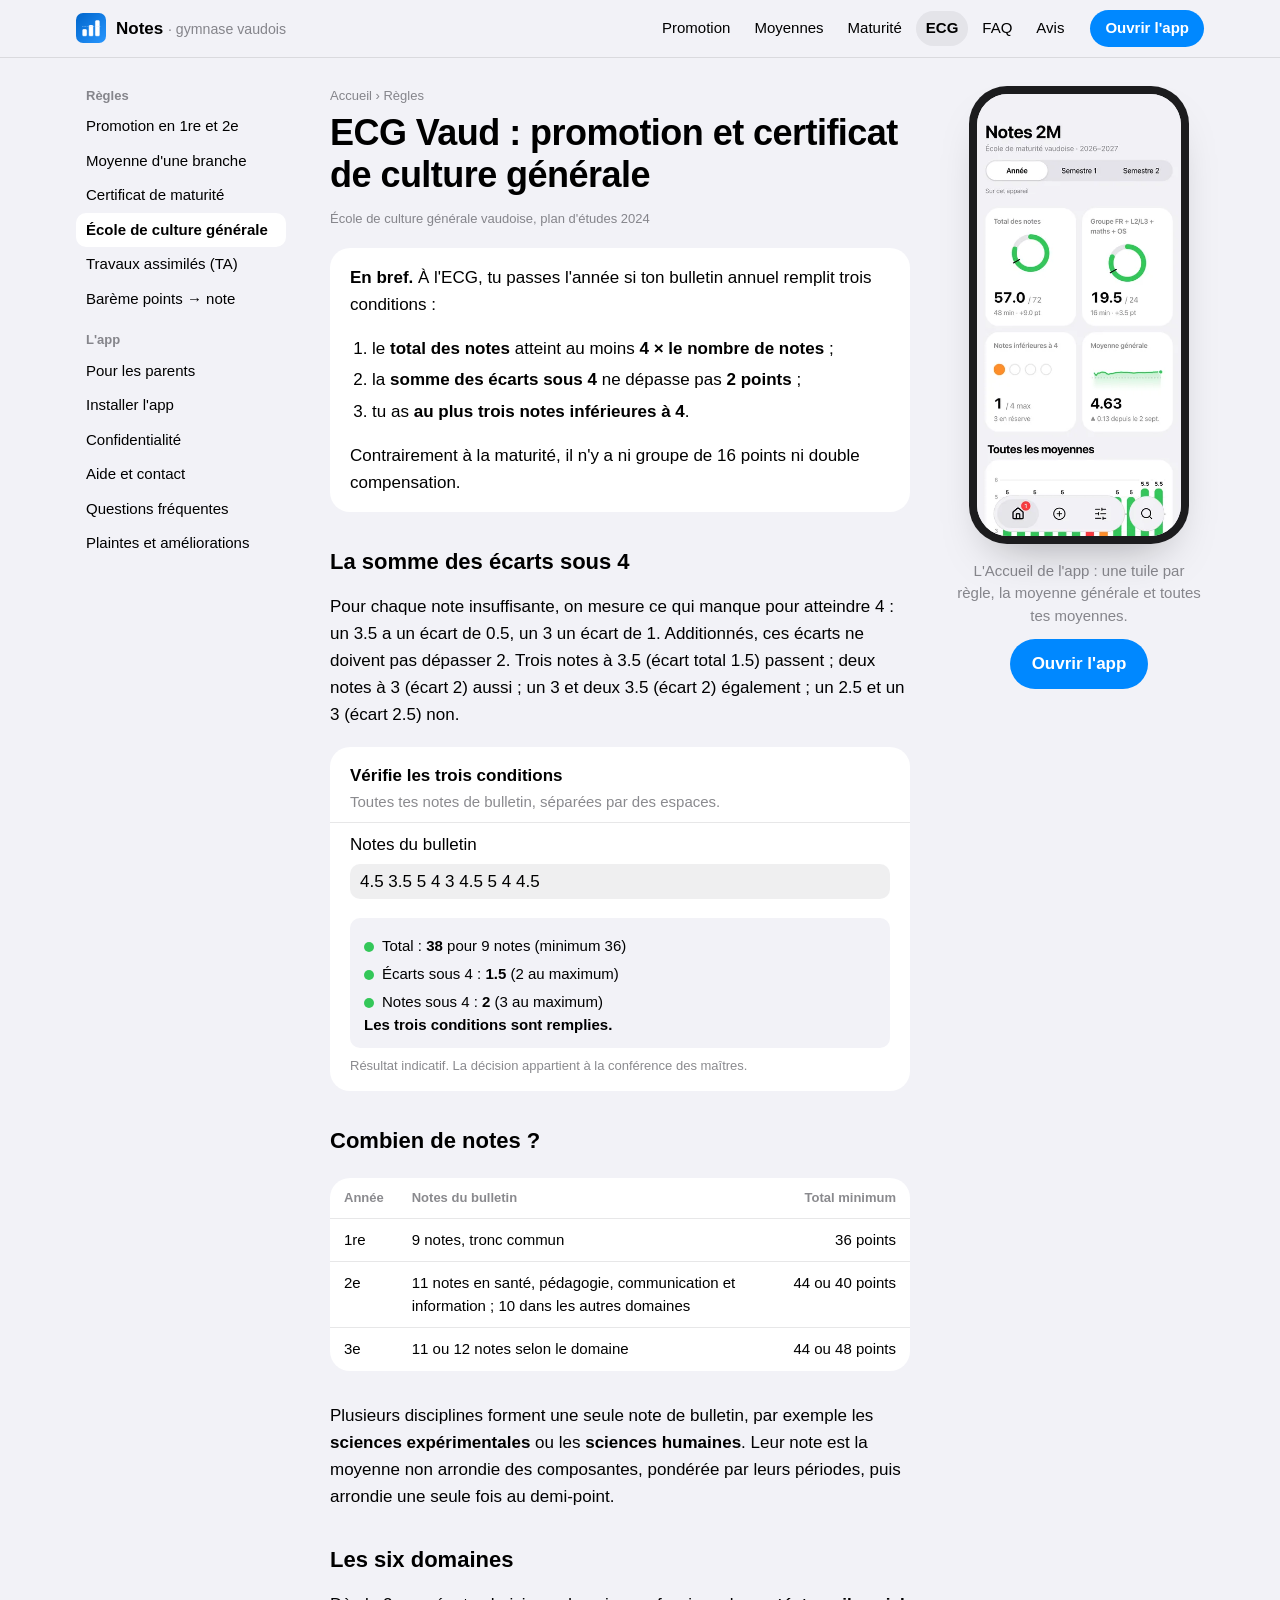
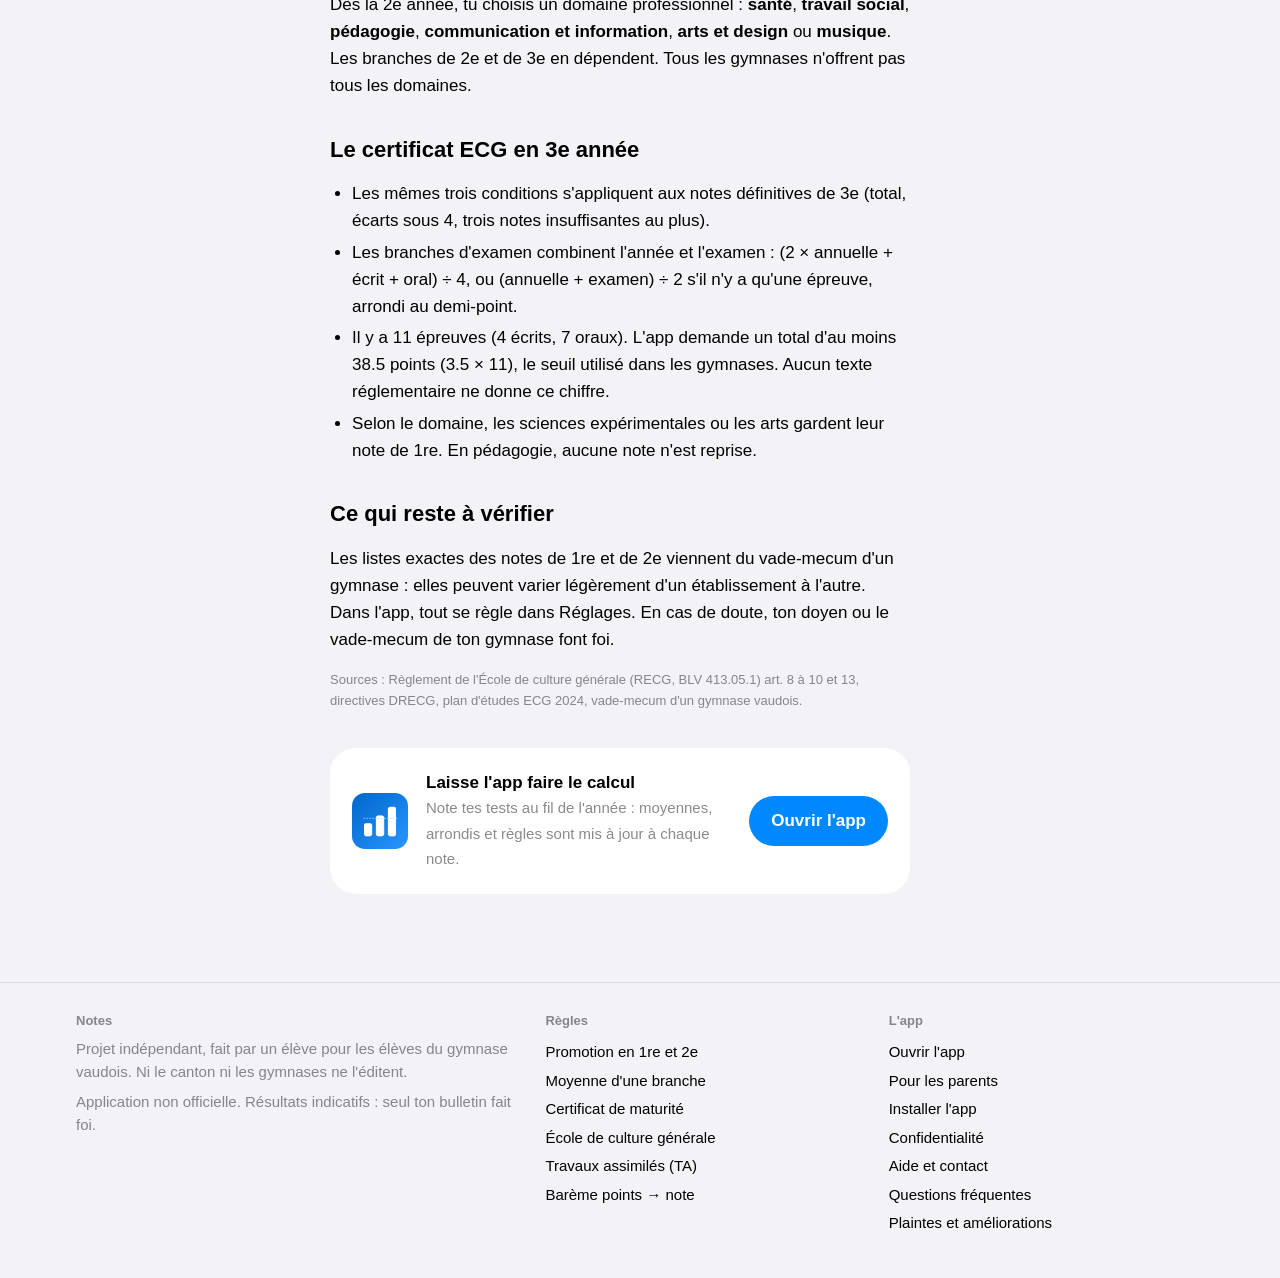
<file: ecg-vaud/index.html>
<!doctype html>
<html lang="fr-CH">
<head>
<meta charset="utf-8">
<meta name="viewport" content="width=device-width, initial-scale=1">
<title>ECG Vaud : promotion et certificat de culture générale</title>
<meta name="description" content="École de culture générale vaudoise : promotion (4 × le nombre de notes, écarts sous 4, 3 notes sous 4 au plus), domaines, certificat ECG et examens.">
<link rel="canonical" href="https://luis904-svg.github.io/notes-gymnase-site/ecg-vaud/">
<meta name="robots" content="max-image-preview:large">
<meta name="theme-color" content="#F2F2F7" media="(prefers-color-scheme: light)">
<meta name="theme-color" content="#000000" media="(prefers-color-scheme: dark)">
<link rel="icon" href="../icon-192.png" type="image/png">
<link rel="apple-touch-icon" href="../icon-180.png">
<meta property="og:type" content="website">
<meta property="og:locale" content="fr_CH">
<meta property="og:site_name" content="Notes · gymnase vaudois">
<meta property="og:title" content="ECG Vaud : promotion et certificat de culture générale">
<meta property="og:description" content="École de culture générale vaudoise : promotion (4 × le nombre de notes, écarts sous 4, 3 notes sous 4 au plus), domaines, certificat ECG et examens.">
<meta property="og:url" content="https://luis904-svg.github.io/notes-gymnase-site/ecg-vaud/">
<meta property="og:image" content="https://luis904-svg.github.io/notes-gymnase-site/img/og.png">
<meta property="og:image:width" content="1200">
<meta property="og:image:height" content="630">
<meta property="og:image:alt" content="L'app Notes : moyennes et promotion au gymnase vaudois">
<meta name="twitter:card" content="summary_large_image">
<link rel="stylesheet" href="../style.css">
<script type="application/ld+json">{"@context":"https://schema.org","@type":"WebPage","name":"ECG Vaud : promotion et certificat de culture générale","description":"École de culture générale vaudoise : promotion (4 × le nombre de notes, écarts sous 4, 3 notes sous 4 au plus), domaines, certificat ECG et examens.","url":"https://luis904-svg.github.io/notes-gymnase-site/ecg-vaud/","inLanguage":"fr-CH","dateModified":"2026-11-19","isPartOf":{"@type":"WebSite","name":"Notes","url":"https://luis904-svg.github.io/notes-gymnase-site/"}}</script>
<script type="application/ld+json">{"@context":"https://schema.org","@type":"BreadcrumbList","itemListElement":[{"@type":"ListItem","position":1,"name":"Accueil","item":"https://luis904-svg.github.io/notes-gymnase-site/"},{"@type":"ListItem","position":2,"name":"École de culture générale","item":"https://luis904-svg.github.io/notes-gymnase-site/ecg-vaud/"}]}</script>
<script src="../calc.js" defer></script>
</head>
<body>
<a class="skip" href="#contenu">Aller au contenu</a><header class="bar"><div class="bar-in"><a class="brand" href="../"><img src="../icon-180.png" width="30" height="30" alt=""><span>Notes <small>· gymnase vaudois</small></span></a><nav class="nav" aria-label="Pages"><a href="../promotion-gymnase-vaud/">Promotion</a><a href="../calcul-moyenne-gymnase/">Moyennes</a><a href="../certificat-maturite-vaud/">Maturité</a><a href="../ecg-vaud/" aria-current="page">ECG</a><a href="../faq/">FAQ</a><a href="../plaintes-ameliorations/">Avis</a></nav><a class="btn btn-s" href="https://luis904-svg.github.io/notes-gymnase/">Ouvrir l'app</a></div></header><main id="contenu" class="doc"><nav class="toc" aria-label="Guide"><p>Règles</p><a href="../promotion-gymnase-vaud/">Promotion en 1re et 2e</a><a href="../calcul-moyenne-gymnase/">Moyenne d'une branche</a><a href="../certificat-maturite-vaud/">Certificat de maturité</a><a href="../ecg-vaud/" aria-current="page">École de culture générale</a><a href="../travaux-assimiles/">Travaux assimilés (TA)</a><a href="../bareme-note-sur-6/">Barème points → note</a><p>L'app</p><a href="../parents/">Pour les parents</a><a href="../installer/">Installer l'app</a><a href="../confidentialite/">Confidentialité</a><a href="../aide/">Aide et contact</a><a href="../faq/">Questions fréquentes</a><a href="../plaintes-ameliorations/">Plaintes et améliorations</a></nav><article><p class="crumb"><a href="../">Accueil</a> › Règles</p><h1>ECG Vaud : promotion et certificat de culture générale</h1>
<p class="upd">École de culture générale vaudoise, plan d'études 2024</p>

<div class="tldr"><p><b>En bref.</b> À l'ECG, tu passes l'année si ton bulletin annuel remplit trois conditions :</p>
<ol>
  <li>le <b>total des notes</b> atteint au moins <b>4 × le nombre de notes</b> ;</li>
  <li>la <b>somme des écarts sous 4</b> ne dépasse pas <b>2 points</b> ;</li>
  <li>tu as <b>au plus trois notes inférieures à 4</b>.</li>
</ol>
<p>Contrairement à la maturité, il n'y a ni groupe de 16 points ni double compensation.</p></div>

<h2 id="ecarts">La somme des écarts sous 4</h2>
<p>Pour chaque note insuffisante, on mesure ce qui manque pour atteindre 4 : un 3.5 a un écart de 0.5, un 3 un écart de 1. Additionnés, ces écarts ne doivent pas dépasser 2. Trois notes à 3.5 (écart total 1.5) passent ; deux notes à 3 (écart 2) aussi ; un 3 et deux 3.5 (écart 2) également ; un 2.5 et un 3 (écart 2.5) non.</p>

<div class="calc" data-calc="ecg">
  <h3>Vérifie les trois conditions</h3>
  <p>Toutes tes notes de bulletin, séparées par des espaces.</p>
  <label class="stack"><span>Notes du bulletin</span><input class="wide" inputmode="decimal" name="all" value="4.5 3.5 5 4 3 4.5 5 4 4.5" aria-label="Notes du bulletin"></label>
  <div class="out" aria-live="polite"></div>
  <p class="hint">Résultat indicatif. La décision appartient à la conférence des maîtres.</p>
</div>

<h2 id="notes">Combien de notes ?</h2>
<div class="scroll"><table class="tbl">
<thead><tr><th>Année</th><th>Notes du bulletin</th><th class="n">Total minimum</th></tr></thead>
<tbody>
<tr><td>1re</td><td>9 notes, tronc commun</td><td class="n">36 points</td></tr>
<tr><td>2e</td><td>11 notes en santé, pédagogie, communication et information ; 10 dans les autres domaines</td><td class="n">44 ou 40 points</td></tr>
<tr><td>3e</td><td>11 ou 12 notes selon le domaine</td><td class="n">44 ou 48 points</td></tr>
</tbody></table></div>
<p>Plusieurs disciplines forment une seule note de bulletin, par exemple les <b>sciences expérimentales</b> ou les <b>sciences humaines</b>. Leur note est la moyenne non arrondie des composantes, pondérée par leurs périodes, puis arrondie une seule fois au demi-point.</p>

<h2 id="domaines">Les six domaines</h2>
<p>Dès la 2e année, tu choisis un domaine professionnel : <b>santé</b>, <b>travail social</b>, <b>pédagogie</b>, <b>communication et information</b>, <b>arts et design</b> ou <b>musique</b>. Les branches de 2e et de 3e en dépendent. Tous les gymnases n'offrent pas tous les domaines.</p>

<h2 id="certificat">Le certificat ECG en 3e année</h2>
<ul>
  <li>Les mêmes trois conditions s'appliquent aux notes définitives de 3e (total, écarts sous 4, trois notes insuffisantes au plus).</li>
  <li>Les branches d'examen combinent l'année et l'examen : (2 × annuelle + écrit + oral) ÷ 4, ou (annuelle + examen) ÷ 2 s'il n'y a qu'une épreuve, arrondi au demi-point.</li>
  <li>Il y a 11 épreuves (4 écrits, 7 oraux). L'app demande un total d'au moins 38.5 points (3.5 × 11), le seuil utilisé dans les gymnases. Aucun texte réglementaire ne donne ce chiffre.</li>
  <li>Selon le domaine, les sciences expérimentales ou les arts gardent leur note de 1re. En pédagogie, aucune note n'est reprise.</li>
</ul>

<h2 id="hypotheses">Ce qui reste à vérifier</h2>
<p>Les listes exactes des notes de 1re et de 2e viennent du vade-mecum d'un gymnase : elles peuvent varier légèrement d'un établissement à l'autre. Dans l'app, tout se règle dans Réglages. En cas de doute, ton doyen ou le vade-mecum de ton gymnase font foi.</p>

<p class="src">Sources : Règlement de l'École de culture générale (RECG, BLV 413.05.1) art. 8 à 10 et 13, directives DRECG, plan d'études ECG 2024, vade-mecum d'un gymnase vaudois.</p>
<div class="endcta"><img src="../icon-180.png" width="56" height="56" alt="" loading="lazy"><div><b>Laisse l'app faire le calcul</b><span>Note tes tests au fil de l'année : moyennes, arrondis et règles sont mis à jour à chaque note.</span></div><a class="btn" href="https://luis904-svg.github.io/notes-gymnase/">Ouvrir l'app</a></div>
</article><aside class="side"><div class="phone phone-s"><img src="../img/accueil-390.webp" srcset="../img/accueil-390.webp 390w, ../img/accueil-780.webp 780w" sizes="260px" width="390" height="845" alt="L&#x27;Accueil de l&#x27;app : une tuile par règle, la moyenne générale et toutes tes moyennes." loading="lazy" decoding="async"></div><p>L'Accueil de l'app : une tuile par règle, la moyenne générale et toutes tes moyennes.</p><a class="btn" href="https://luis904-svg.github.io/notes-gymnase/">Ouvrir l'app</a></aside></main><footer><div class="foot"><div><p><b>Notes</b>Projet indépendant, fait par un élève pour les élèves du gymnase vaudois. Ni le canton ni les gymnases ne l'éditent.</p><p>Application non officielle. Résultats indicatifs : seul ton bulletin fait foi.</p></div><div><b>Règles</b><a href="../promotion-gymnase-vaud/">Promotion en 1re et 2e</a><a href="../calcul-moyenne-gymnase/">Moyenne d'une branche</a><a href="../certificat-maturite-vaud/">Certificat de maturité</a><a href="../ecg-vaud/">École de culture générale</a><a href="../travaux-assimiles/">Travaux assimilés (TA)</a><a href="../bareme-note-sur-6/">Barème points → note</a></div><div><b>L'app</b><a href="https://luis904-svg.github.io/notes-gymnase/">Ouvrir l'app</a><a href="../parents/">Pour les parents</a><a href="../installer/">Installer l'app</a><a href="../confidentialite/">Confidentialité</a><a href="../aide/">Aide et contact</a><a href="../faq/">Questions fréquentes</a><a href="../plaintes-ameliorations/">Plaintes et améliorations</a></div></div></footer>
</body>
</html>
</file>
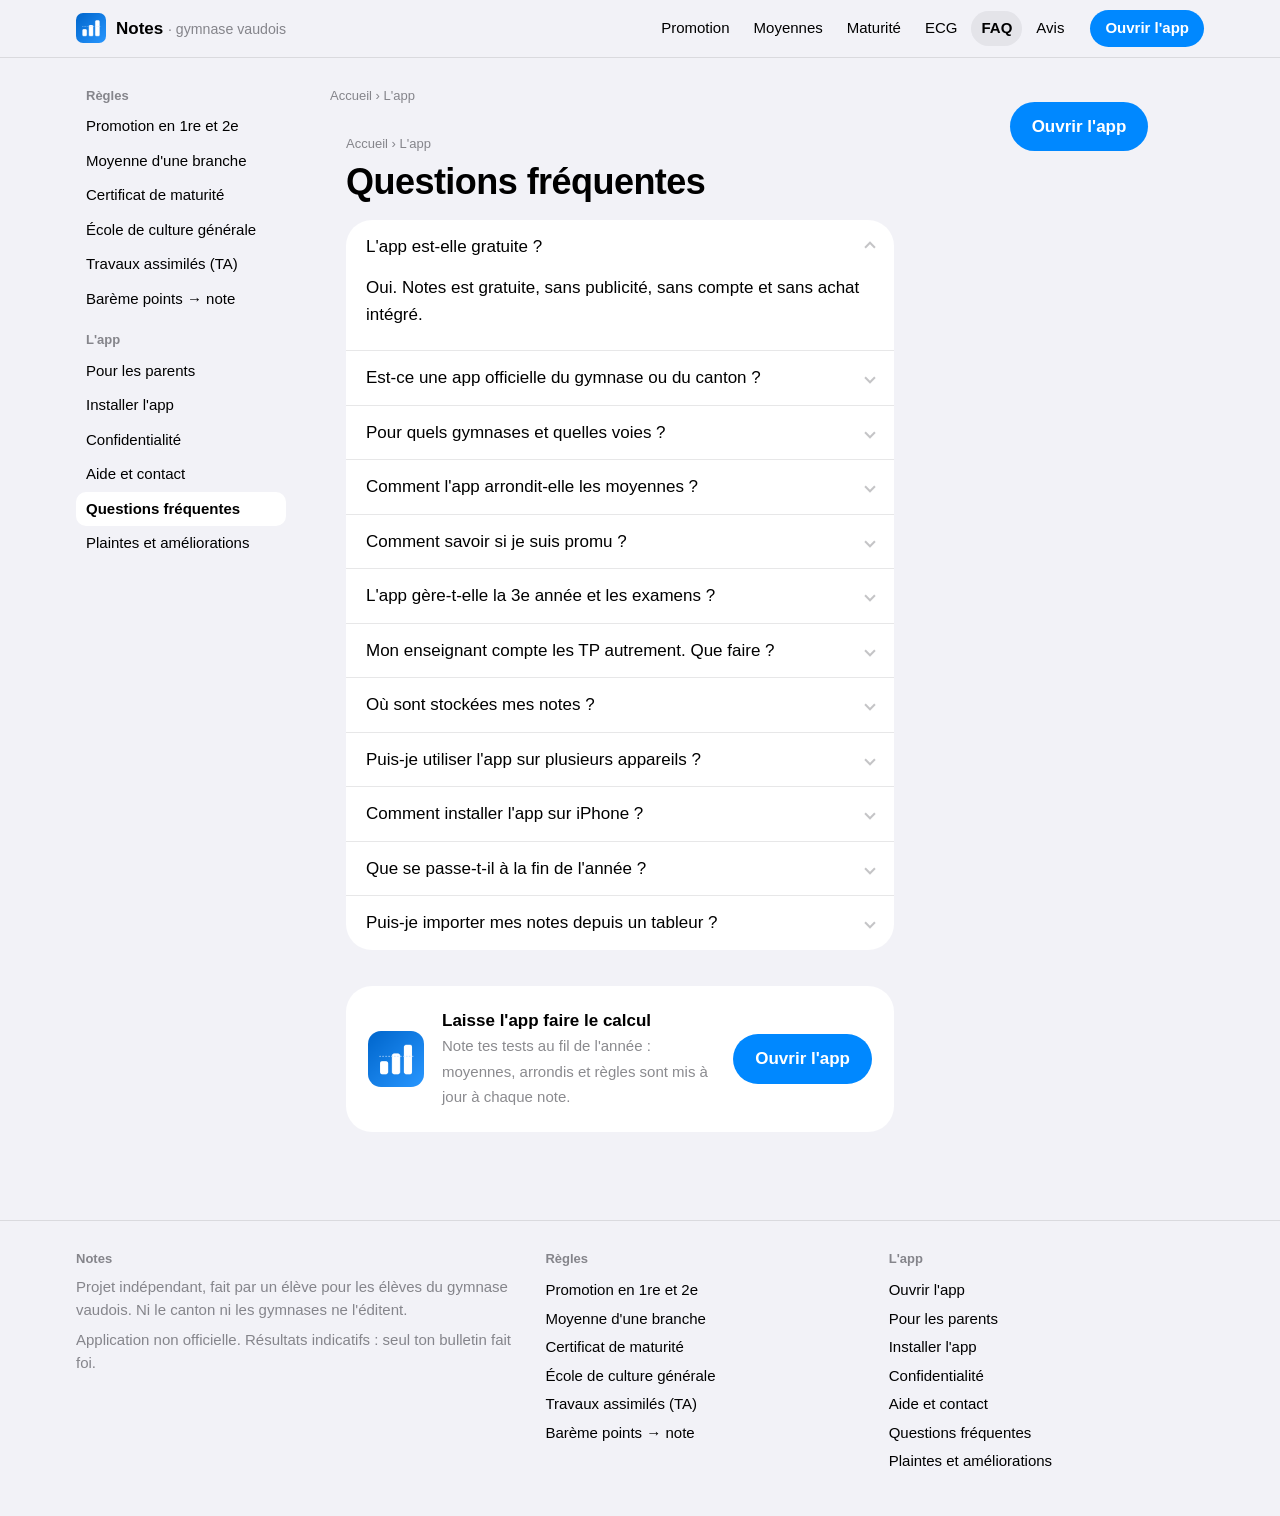
<file: faq/index.html>
<!doctype html>
<html lang="fr-CH">
<head>
<meta charset="utf-8">
<meta name="viewport" content="width=device-width, initial-scale=1">
<title>Questions fréquentes sur l&#x27;app Notes du gymnase vaudois</title>
<meta name="description" content="Réponses aux questions sur l&#x27;app Notes : gratuité, gymnases couverts, ECG, 3e année, arrondi, synchronisation, installation, fiabilité des résultats.">
<link rel="canonical" href="https://luis904-svg.github.io/notes-gymnase-site/faq/">
<meta name="robots" content="max-image-preview:large">
<meta name="theme-color" content="#F2F2F7" media="(prefers-color-scheme: light)">
<meta name="theme-color" content="#000000" media="(prefers-color-scheme: dark)">
<link rel="icon" href="../icon-192.png" type="image/png">
<link rel="apple-touch-icon" href="../icon-180.png">
<meta property="og:type" content="website">
<meta property="og:locale" content="fr_CH">
<meta property="og:site_name" content="Notes · gymnase vaudois">
<meta property="og:title" content="Questions fréquentes sur l&#x27;app Notes du gymnase vaudois">
<meta property="og:description" content="Réponses aux questions sur l&#x27;app Notes : gratuité, gymnases couverts, ECG, 3e année, arrondi, synchronisation, installation, fiabilité des résultats.">
<meta property="og:url" content="https://luis904-svg.github.io/notes-gymnase-site/faq/">
<meta property="og:image" content="https://luis904-svg.github.io/notes-gymnase-site/img/og.png">
<meta property="og:image:width" content="1200">
<meta property="og:image:height" content="630">
<meta property="og:image:alt" content="L'app Notes : moyennes et promotion au gymnase vaudois">
<meta name="twitter:card" content="summary_large_image">
<link rel="stylesheet" href="../style.css">
<script type="application/ld+json">{"@context":"https://schema.org","@type":"WebPage","name":"Questions fréquentes sur l'app Notes du gymnase vaudois","description":"Réponses aux questions sur l'app Notes : gratuité, gymnases couverts, ECG, 3e année, arrondi, synchronisation, installation, fiabilité des résultats.","url":"https://luis904-svg.github.io/notes-gymnase-site/faq/","inLanguage":"fr-CH","dateModified":"2026-11-23","isPartOf":{"@type":"WebSite","name":"Notes","url":"https://luis904-svg.github.io/notes-gymnase-site/"}}</script>
<script type="application/ld+json">{"@context":"https://schema.org","@type":"BreadcrumbList","itemListElement":[{"@type":"ListItem","position":1,"name":"Accueil","item":"https://luis904-svg.github.io/notes-gymnase-site/"},{"@type":"ListItem","position":2,"name":"Questions fréquentes","item":"https://luis904-svg.github.io/notes-gymnase-site/faq/"}]}</script>
<script type="application/ld+json">{"@context":"https://schema.org","@type":"FAQPage","mainEntity":[{"@type":"Question","name":"L'app est-elle gratuite ?","acceptedAnswer":{"@type":"Answer","text":"Oui. Notes est gratuite, sans publicité, sans compte et sans achat intégré."}},{"@type":"Question","name":"Est-ce une app officielle du gymnase ou du canton ?","acceptedAnswer":{"@type":"Answer","text":"Non. Notes est un projet indépendant, fait par un élève. Elle suit les règlements publiés (REM pour la maturité, RECG pour l'ECG), mais ses résultats sont indicatifs : seul ton bulletin fait foi."}},{"@type":"Question","name":"Pour quels gymnases et quelles voies ?","acceptedAnswer":{"@type":"Answer","text":"Pour tous les gymnases vaudois qui suivent les règles cantonales : École de maturité (1re, 2e et 3e, toutes les OS et OC) et École de culture générale (six domaines). L'école de commerce arrive bientôt. La maturité bilingue, les classes pour artistes et sportifs et le Gymnase intercantonal de la Broye ont des particularités que l'app ne couvre pas entièrement."}},{"@type":"Question","name":"Comment l'app arrondit-elle les moyennes ?","acceptedAnswer":{"@type":"Answer","text":"Comme le bulletin : moyenne pondérée de toutes les notes depuis la rentrée, arrondie au demi-point le plus proche, vers le haut en cas d'égalité. 4.24 donne 4, 4.25 donne 4.5. Détails dans la page sur le calcul de la moyenne."}},{"@type":"Question","name":"Comment savoir si je suis promu ?","acceptedAnswer":{"@type":"Answer","text":"En 1re et 2e année de maturité, trois conditions : total d'au moins 4 fois le nombre de notes, groupe français, L2-L3, maths et OS d'au moins 16 points, et au plus quatre notes sous 4. L'Accueil de l'app montre une tuile par condition. Détails et calculateur : promotion au gymnase vaudois."}},{"@type":"Question","name":"L'app gère-t-elle la 3e année et les examens ?","acceptedAnswer":{"@type":"Answer","text":"Oui. En 3e, elle calcule le certificat de maturité (double compensation, 56 points, 38.5 aux examens) ou le certificat ECG. Tu saisis tes notes d'examen dans chaque branche, et l'app t'indique la note minimale à viser pour garder 4. Voir certificat de maturité et ECG."}},{"@type":"Question","name":"Mon enseignant compte les TP autrement. Que faire ?","acceptedAnswer":{"@type":"Answer","text":"Le canton ne fixe pas le poids des TP. L'app les compte pour 25 % par défaut ; tu peux changer ce pourcentage branche par branche dans Réglages. Chaque note peut aussi avoir son propre coefficient."}},{"@type":"Question","name":"Où sont stockées mes notes ?","acceptedAnswer":{"@type":"Answer","text":"Sur ton appareil uniquement. Si tu actives la synchronisation, elles sont chiffrées avant l'envoi et le serveur ne peut pas les lire. Les photos de tests ne quittent jamais ton téléphone."}},{"@type":"Question","name":"Puis-je utiliser l'app sur plusieurs appareils ?","acceptedAnswer":{"@type":"Answer","text":"Oui, avec la synchronisation : tu crées un code de 16 caractères sur un appareil et tu le tapes sur l'autre. Tes notes restent à jour des deux côtés."}},{"@type":"Question","name":"Comment installer l'app sur iPhone ?","acceptedAnswer":{"@type":"Answer","text":"Ouvre l'app dans Safari, touche Partager, puis Sur l'écran d'accueil et Ajouter. Fais ensuite la configuration dans l'app installée, pas dans Safari. Pas à pas : installer Notes."}},{"@type":"Question","name":"Que se passe-t-il à la fin de l'année ?","acceptedAnswer":{"@type":"Answer","text":"Le passage à l'année suivante archive tes notes et prépare les branches de la nouvelle année. Il est annulable. En 3e, les notes reprises d'une année précédente (par exemple chimie, physique et art en maturité) se vérifient dans Réglages."}},{"@type":"Question","name":"Puis-je importer mes notes depuis un tableur ?","acceptedAnswer":{"@type":"Answer","text":"Oui. Dans Réglages, « Importer depuis un tableur » te donne un texte à copier pour une IA avec ton fichier ; tu colles ensuite le résultat dans l'app, qui te montre un aperçu avant d'importer."}}]}</script>

</head>
<body>
<a class="skip" href="#contenu">Aller au contenu</a><header class="bar"><div class="bar-in"><a class="brand" href="../"><img src="../icon-180.png" width="30" height="30" alt=""><span>Notes <small>· gymnase vaudois</small></span></a><nav class="nav" aria-label="Pages"><a href="../promotion-gymnase-vaud/">Promotion</a><a href="../calcul-moyenne-gymnase/">Moyennes</a><a href="../certificat-maturite-vaud/">Maturité</a><a href="../ecg-vaud/">ECG</a><a href="../faq/" aria-current="page">FAQ</a><a href="../plaintes-ameliorations/">Avis</a></nav><a class="btn btn-s" href="https://luis904-svg.github.io/notes-gymnase/">Ouvrir l'app</a></div></header><main id="contenu" class="doc"><nav class="toc" aria-label="Guide"><p>Règles</p><a href="../promotion-gymnase-vaud/">Promotion en 1re et 2e</a><a href="../calcul-moyenne-gymnase/">Moyenne d'une branche</a><a href="../certificat-maturite-vaud/">Certificat de maturité</a><a href="../ecg-vaud/">École de culture générale</a><a href="../travaux-assimiles/">Travaux assimilés (TA)</a><a href="../bareme-note-sur-6/">Barème points → note</a><p>L'app</p><a href="../parents/">Pour les parents</a><a href="../installer/">Installer l'app</a><a href="../confidentialite/">Confidentialité</a><a href="../aide/">Aide et contact</a><a href="../faq/" aria-current="page">Questions fréquentes</a><a href="../plaintes-ameliorations/">Plaintes et améliorations</a></nav><article><p class="crumb"><a href="../">Accueil</a> › L'app</p><div class="wrap" style="max-width:820px">
<p class="crumb" style="margin-top:28px"><a href="../">Accueil</a> › L'app</p>
<h1 style="font-size:clamp(1.75rem,4vw,2.25rem);margin:0 0 18px;line-height:1.15">Questions fréquentes</h1>

<div class="faq">
<details open><summary>L'app est-elle gratuite ?</summary><div><p>Oui. Notes est gratuite, sans publicité, sans compte et sans achat intégré.</p></div></details>
<details><summary>Est-ce une app officielle du gymnase ou du canton ?</summary><div><p>Non. Notes est un projet indépendant, fait par un élève. Elle suit les règlements publiés (REM pour la maturité, RECG pour l'ECG), mais ses résultats sont indicatifs : seul ton bulletin fait foi.</p></div></details>
<details><summary>Pour quels gymnases et quelles voies ?</summary><div><p>Pour tous les gymnases vaudois qui suivent les règles cantonales : École de maturité (1re, 2e et 3e, toutes les OS et OC) et École de culture générale (six domaines). L'école de commerce arrive bientôt. La maturité bilingue, les classes pour artistes et sportifs et le Gymnase intercantonal de la Broye ont des particularités que l'app ne couvre pas entièrement.</p></div></details>
<details><summary>Comment l'app arrondit-elle les moyennes ?</summary><div><p>Comme le bulletin : moyenne pondérée de toutes les notes depuis la rentrée, arrondie au demi-point le plus proche, vers le haut en cas d'égalité. 4.24 donne 4, 4.25 donne 4.5. Détails dans la page sur le <a href="../calcul-moyenne-gymnase/">calcul de la moyenne</a>.</p></div></details>
<details><summary>Comment savoir si je suis promu ?</summary><div><p>En 1re et 2e année de maturité, trois conditions : total d'au moins 4 fois le nombre de notes, groupe français, L2-L3, maths et OS d'au moins 16 points, et au plus quatre notes sous 4. L'Accueil de l'app montre une tuile par condition. Détails et calculateur : <a href="../promotion-gymnase-vaud/">promotion au gymnase vaudois</a>.</p></div></details>
<details><summary>L'app gère-t-elle la 3e année et les examens ?</summary><div><p>Oui. En 3e, elle calcule le certificat de maturité (double compensation, 56 points, 38.5 aux examens) ou le certificat ECG. Tu saisis tes notes d'examen dans chaque branche, et l'app t'indique la note minimale à viser pour garder 4. Voir <a href="../certificat-maturite-vaud/">certificat de maturité</a> et <a href="../ecg-vaud/">ECG</a>.</p></div></details>
<details><summary>Mon enseignant compte les TP autrement. Que faire ?</summary><div><p>Le canton ne fixe pas le poids des TP. L'app les compte pour 25 % par défaut ; tu peux changer ce pourcentage branche par branche dans Réglages. Chaque note peut aussi avoir son propre coefficient.</p></div></details>
<details><summary>Où sont stockées mes notes ?</summary><div><p>Sur ton appareil uniquement. Si tu actives la synchronisation, elles sont chiffrées avant l'envoi et le serveur ne peut pas les lire. Les photos de tests ne quittent jamais ton téléphone.</p></div></details>
<details><summary>Puis-je utiliser l'app sur plusieurs appareils ?</summary><div><p>Oui, avec la synchronisation : tu crées un code de 16 caractères sur un appareil et tu le tapes sur l'autre. Tes notes restent à jour des deux côtés.</p></div></details>
<details><summary>Comment installer l'app sur iPhone ?</summary><div><p>Ouvre l'app dans Safari, touche Partager, puis Sur l'écran d'accueil et Ajouter. Fais ensuite la configuration dans l'app installée, pas dans Safari. Pas à pas : <a href="../installer/">installer Notes</a>.</p></div></details>
<details><summary>Que se passe-t-il à la fin de l'année ?</summary><div><p>Le passage à l'année suivante archive tes notes et prépare les branches de la nouvelle année. Il est annulable. En 3e, les notes reprises d'une année précédente (par exemple chimie, physique et art en maturité) se vérifient dans Réglages.</p></div></details>
<details><summary>Puis-je importer mes notes depuis un tableur ?</summary><div><p>Oui. Dans Réglages, « Importer depuis un tableur » te donne un texte à copier pour une IA avec ton fichier ; tu colles ensuite le résultat dans l'app, qui te montre un aperçu avant d'importer.</p></div></details>
</div>
<div class="endcta"><img src="../icon-180.png" width="56" height="56" alt="" loading="lazy"><div><b>Laisse l'app faire le calcul</b><span>Note tes tests au fil de l'année : moyennes, arrondis et règles sont mis à jour à chaque note.</span></div><a class="btn" href="https://luis904-svg.github.io/notes-gymnase/">Ouvrir l'app</a></div>
</div>
</article><aside class="side"><p></p><a class="btn" href="https://luis904-svg.github.io/notes-gymnase/">Ouvrir l'app</a></aside></main><footer><div class="foot"><div><p><b>Notes</b>Projet indépendant, fait par un élève pour les élèves du gymnase vaudois. Ni le canton ni les gymnases ne l'éditent.</p><p>Application non officielle. Résultats indicatifs : seul ton bulletin fait foi.</p></div><div><b>Règles</b><a href="../promotion-gymnase-vaud/">Promotion en 1re et 2e</a><a href="../calcul-moyenne-gymnase/">Moyenne d'une branche</a><a href="../certificat-maturite-vaud/">Certificat de maturité</a><a href="../ecg-vaud/">École de culture générale</a><a href="../travaux-assimiles/">Travaux assimilés (TA)</a><a href="../bareme-note-sur-6/">Barème points → note</a></div><div><b>L'app</b><a href="https://luis904-svg.github.io/notes-gymnase/">Ouvrir l'app</a><a href="../parents/">Pour les parents</a><a href="../installer/">Installer l'app</a><a href="../confidentialite/">Confidentialité</a><a href="../aide/">Aide et contact</a><a href="../faq/">Questions fréquentes</a><a href="../plaintes-ameliorations/">Plaintes et améliorations</a></div></div></footer>
</body>
</html>
</file>
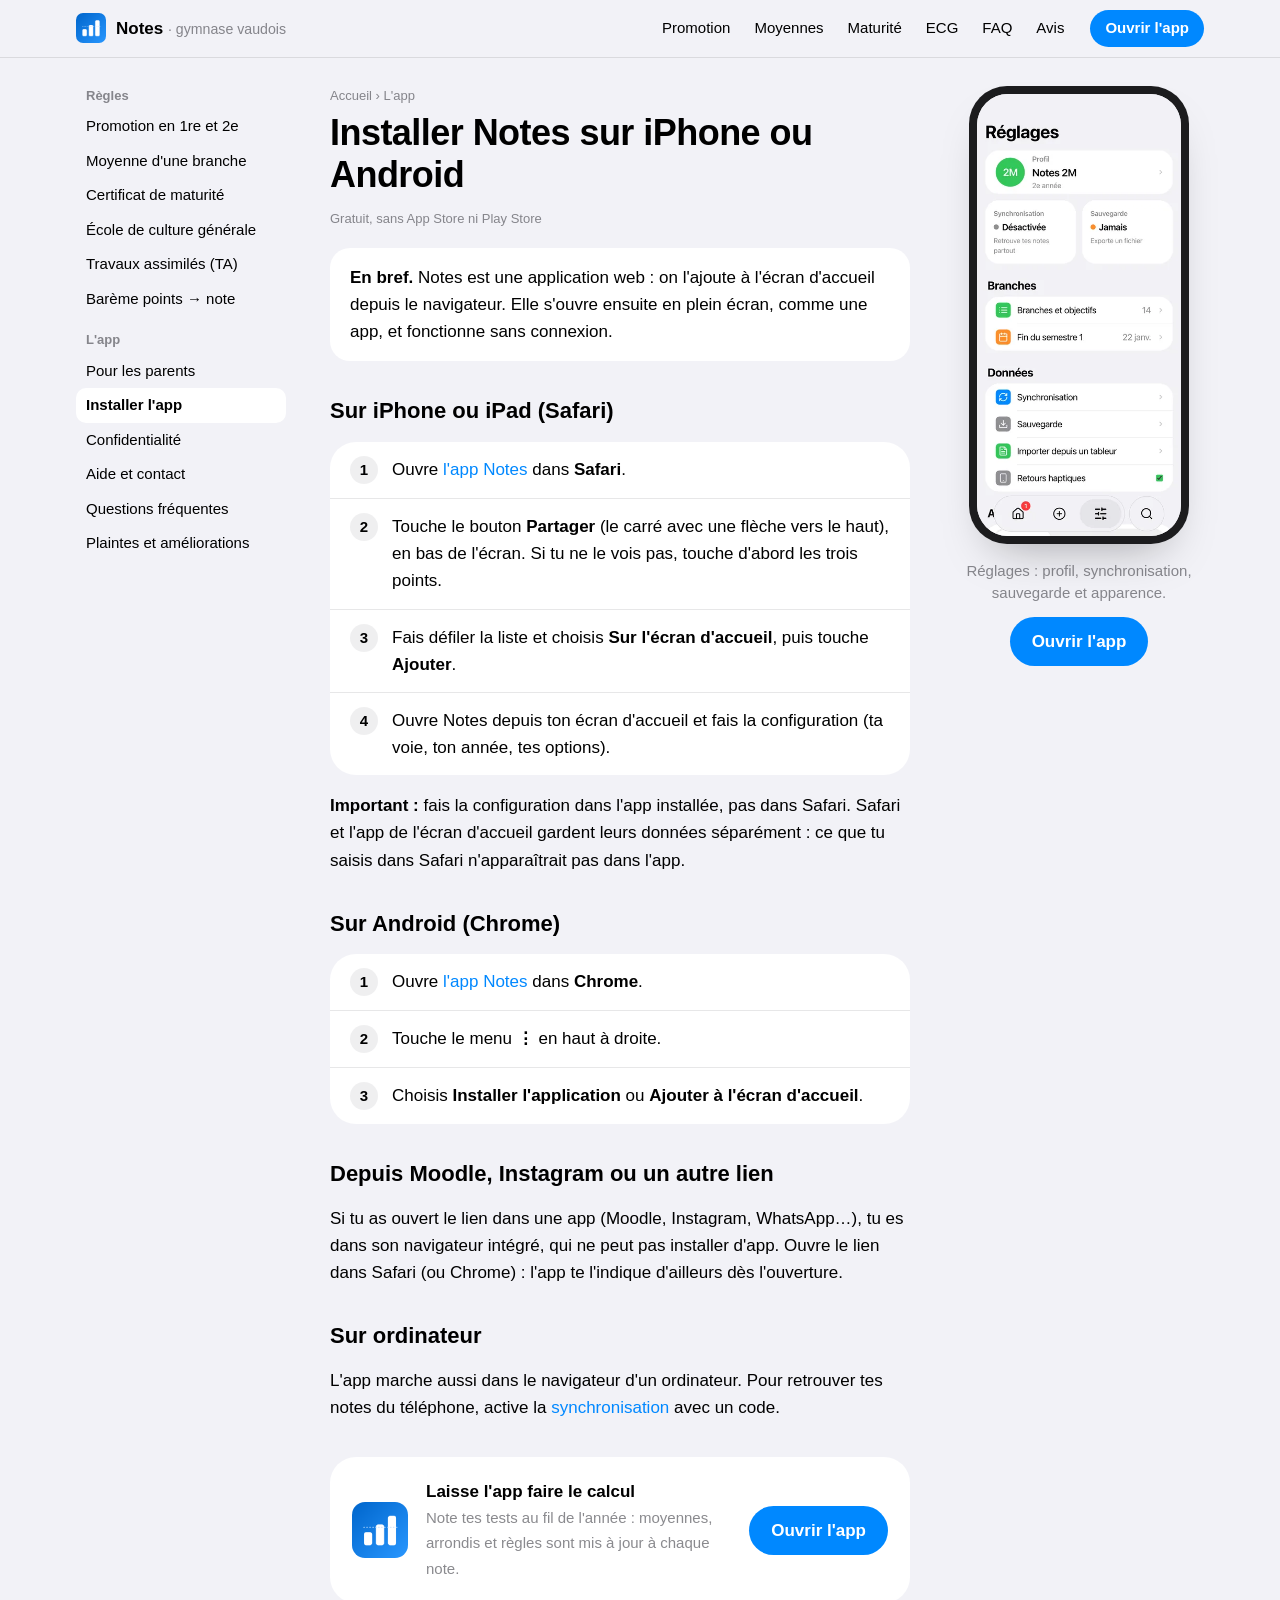
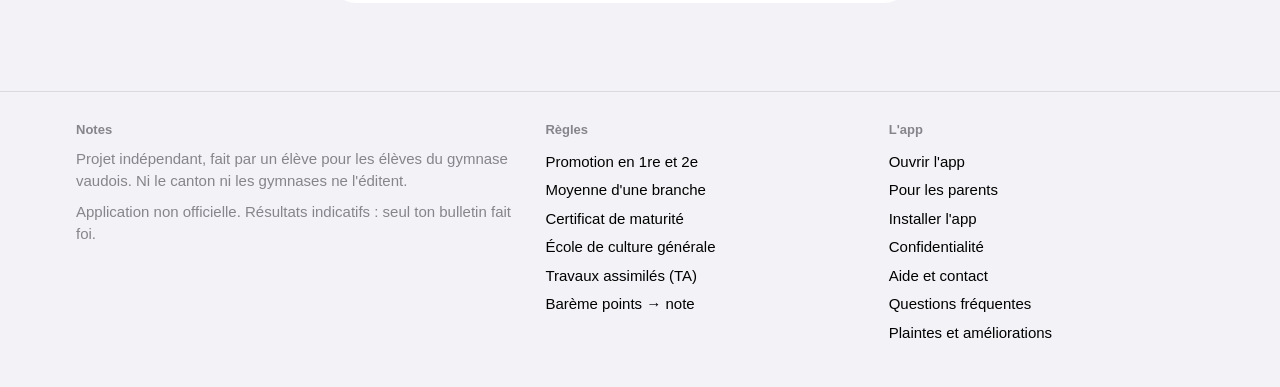
<file: installer/index.html>
<!doctype html>
<html lang="fr-CH">
<head>
<meta charset="utf-8">
<meta name="viewport" content="width=device-width, initial-scale=1">
<title>Installer Notes sur iPhone ou Android</title>
<meta name="description" content="Installer l&#x27;app Notes sur l&#x27;écran d&#x27;accueil de ton iPhone (Safari, Partager, Sur l&#x27;écran d&#x27;accueil) ou de ton téléphone Android. Gratuit, sans App Store.">
<link rel="canonical" href="https://luis904-svg.github.io/notes-gymnase-site/installer/">
<meta name="robots" content="max-image-preview:large">
<meta name="theme-color" content="#F2F2F7" media="(prefers-color-scheme: light)">
<meta name="theme-color" content="#000000" media="(prefers-color-scheme: dark)">
<link rel="icon" href="../icon-192.png" type="image/png">
<link rel="apple-touch-icon" href="../icon-180.png">
<meta property="og:type" content="website">
<meta property="og:locale" content="fr_CH">
<meta property="og:site_name" content="Notes · gymnase vaudois">
<meta property="og:title" content="Installer Notes sur iPhone ou Android">
<meta property="og:description" content="Installer l&#x27;app Notes sur l&#x27;écran d&#x27;accueil de ton iPhone (Safari, Partager, Sur l&#x27;écran d&#x27;accueil) ou de ton téléphone Android. Gratuit, sans App Store.">
<meta property="og:url" content="https://luis904-svg.github.io/notes-gymnase-site/installer/">
<meta property="og:image" content="https://luis904-svg.github.io/notes-gymnase-site/img/og.png">
<meta property="og:image:width" content="1200">
<meta property="og:image:height" content="630">
<meta property="og:image:alt" content="L'app Notes : moyennes et promotion au gymnase vaudois">
<meta name="twitter:card" content="summary_large_image">
<link rel="stylesheet" href="../style.css">
<script type="application/ld+json">{"@context":"https://schema.org","@type":"WebPage","name":"Installer Notes sur iPhone ou Android","description":"Installer l'app Notes sur l'écran d'accueil de ton iPhone (Safari, Partager, Sur l'écran d'accueil) ou de ton téléphone Android. Gratuit, sans App Store.","url":"https://luis904-svg.github.io/notes-gymnase-site/installer/","inLanguage":"fr-CH","dateModified":"2026-11-19","isPartOf":{"@type":"WebSite","name":"Notes","url":"https://luis904-svg.github.io/notes-gymnase-site/"}}</script>
<script type="application/ld+json">{"@context":"https://schema.org","@type":"BreadcrumbList","itemListElement":[{"@type":"ListItem","position":1,"name":"Accueil","item":"https://luis904-svg.github.io/notes-gymnase-site/"},{"@type":"ListItem","position":2,"name":"Installer l'app","item":"https://luis904-svg.github.io/notes-gymnase-site/installer/"}]}</script>

</head>
<body>
<a class="skip" href="#contenu">Aller au contenu</a><header class="bar"><div class="bar-in"><a class="brand" href="../"><img src="../icon-180.png" width="30" height="30" alt=""><span>Notes <small>· gymnase vaudois</small></span></a><nav class="nav" aria-label="Pages"><a href="../promotion-gymnase-vaud/">Promotion</a><a href="../calcul-moyenne-gymnase/">Moyennes</a><a href="../certificat-maturite-vaud/">Maturité</a><a href="../ecg-vaud/">ECG</a><a href="../faq/">FAQ</a><a href="../plaintes-ameliorations/">Avis</a></nav><a class="btn btn-s" href="https://luis904-svg.github.io/notes-gymnase/">Ouvrir l'app</a></div></header><main id="contenu" class="doc"><nav class="toc" aria-label="Guide"><p>Règles</p><a href="../promotion-gymnase-vaud/">Promotion en 1re et 2e</a><a href="../calcul-moyenne-gymnase/">Moyenne d'une branche</a><a href="../certificat-maturite-vaud/">Certificat de maturité</a><a href="../ecg-vaud/">École de culture générale</a><a href="../travaux-assimiles/">Travaux assimilés (TA)</a><a href="../bareme-note-sur-6/">Barème points → note</a><p>L'app</p><a href="../parents/">Pour les parents</a><a href="../installer/" aria-current="page">Installer l'app</a><a href="../confidentialite/">Confidentialité</a><a href="../aide/">Aide et contact</a><a href="../faq/">Questions fréquentes</a><a href="../plaintes-ameliorations/">Plaintes et améliorations</a></nav><article><p class="crumb"><a href="../">Accueil</a> › L'app</p><h1>Installer Notes sur iPhone ou Android</h1>
<p class="upd">Gratuit, sans App Store ni Play Store</p>

<div class="tldr"><p><b>En bref.</b> Notes est une application web : on l'ajoute à l'écran d'accueil depuis le navigateur. Elle s'ouvre ensuite en plein écran, comme une app, et fonctionne sans connexion.</p></div>

<h2 id="iphone">Sur iPhone ou iPad (Safari)</h2>
<ol class="steps">
  <li><span>Ouvre <a href="https://luis904-svg.github.io/notes-gymnase/">l'app Notes</a> dans <b>Safari</b>.</span></li>
  <li><span>Touche le bouton <b>Partager</b> (le carré avec une flèche vers le haut), en bas de l'écran. Si tu ne le vois pas, touche d'abord les trois points.</span></li>
  <li><span>Fais défiler la liste et choisis <b>Sur l'écran d'accueil</b>, puis touche <b>Ajouter</b>.</span></li>
  <li><span>Ouvre Notes depuis ton écran d'accueil et fais la configuration (ta voie, ton année, tes options).</span></li>
</ol>
<p><b>Important :</b> fais la configuration dans l'app installée, pas dans Safari. Safari et l'app de l'écran d'accueil gardent leurs données séparément : ce que tu saisis dans Safari n'apparaîtrait pas dans l'app.</p>

<h2 id="android">Sur Android (Chrome)</h2>
<ol class="steps">
  <li><span>Ouvre <a href="https://luis904-svg.github.io/notes-gymnase/">l'app Notes</a> dans <b>Chrome</b>.</span></li>
  <li><span>Touche le menu <b>⋮</b> en haut à droite.</span></li>
  <li><span>Choisis <b>Installer l'application</b> ou <b>Ajouter à l'écran d'accueil</b>.</span></li>
</ol>

<h2 id="moodle">Depuis Moodle, Instagram ou un autre lien</h2>
<p>Si tu as ouvert le lien dans une app (Moodle, Instagram, WhatsApp…), tu es dans son navigateur intégré, qui ne peut pas installer d'app. Ouvre le lien dans Safari (ou Chrome) : l'app te l'indique d'ailleurs dès l'ouverture.</p>

<h2 id="ordinateur">Sur ordinateur</h2>
<p>L'app marche aussi dans le navigateur d'un ordinateur. Pour retrouver tes notes du téléphone, active la <a href="../confidentialite/#synchronisation">synchronisation</a> avec un code.</p>
<div class="endcta"><img src="../icon-180.png" width="56" height="56" alt="" loading="lazy"><div><b>Laisse l'app faire le calcul</b><span>Note tes tests au fil de l'année : moyennes, arrondis et règles sont mis à jour à chaque note.</span></div><a class="btn" href="https://luis904-svg.github.io/notes-gymnase/">Ouvrir l'app</a></div>
</article><aside class="side"><div class="phone phone-s"><img src="../img/reglages-390.webp" srcset="../img/reglages-390.webp 390w, ../img/reglages-780.webp 780w" sizes="260px" width="390" height="845" alt="Réglages : profil, synchronisation, sauvegarde et apparence." loading="lazy" decoding="async"></div><p>Réglages : profil, synchronisation, sauvegarde et apparence.</p><a class="btn" href="https://luis904-svg.github.io/notes-gymnase/">Ouvrir l'app</a></aside></main><footer><div class="foot"><div><p><b>Notes</b>Projet indépendant, fait par un élève pour les élèves du gymnase vaudois. Ni le canton ni les gymnases ne l'éditent.</p><p>Application non officielle. Résultats indicatifs : seul ton bulletin fait foi.</p></div><div><b>Règles</b><a href="../promotion-gymnase-vaud/">Promotion en 1re et 2e</a><a href="../calcul-moyenne-gymnase/">Moyenne d'une branche</a><a href="../certificat-maturite-vaud/">Certificat de maturité</a><a href="../ecg-vaud/">École de culture générale</a><a href="../travaux-assimiles/">Travaux assimilés (TA)</a><a href="../bareme-note-sur-6/">Barème points → note</a></div><div><b>L'app</b><a href="https://luis904-svg.github.io/notes-gymnase/">Ouvrir l'app</a><a href="../parents/">Pour les parents</a><a href="../installer/">Installer l'app</a><a href="../confidentialite/">Confidentialité</a><a href="../aide/">Aide et contact</a><a href="../faq/">Questions fréquentes</a><a href="../plaintes-ameliorations/">Plaintes et améliorations</a></div></div></footer>
</body>
</html>
</file>
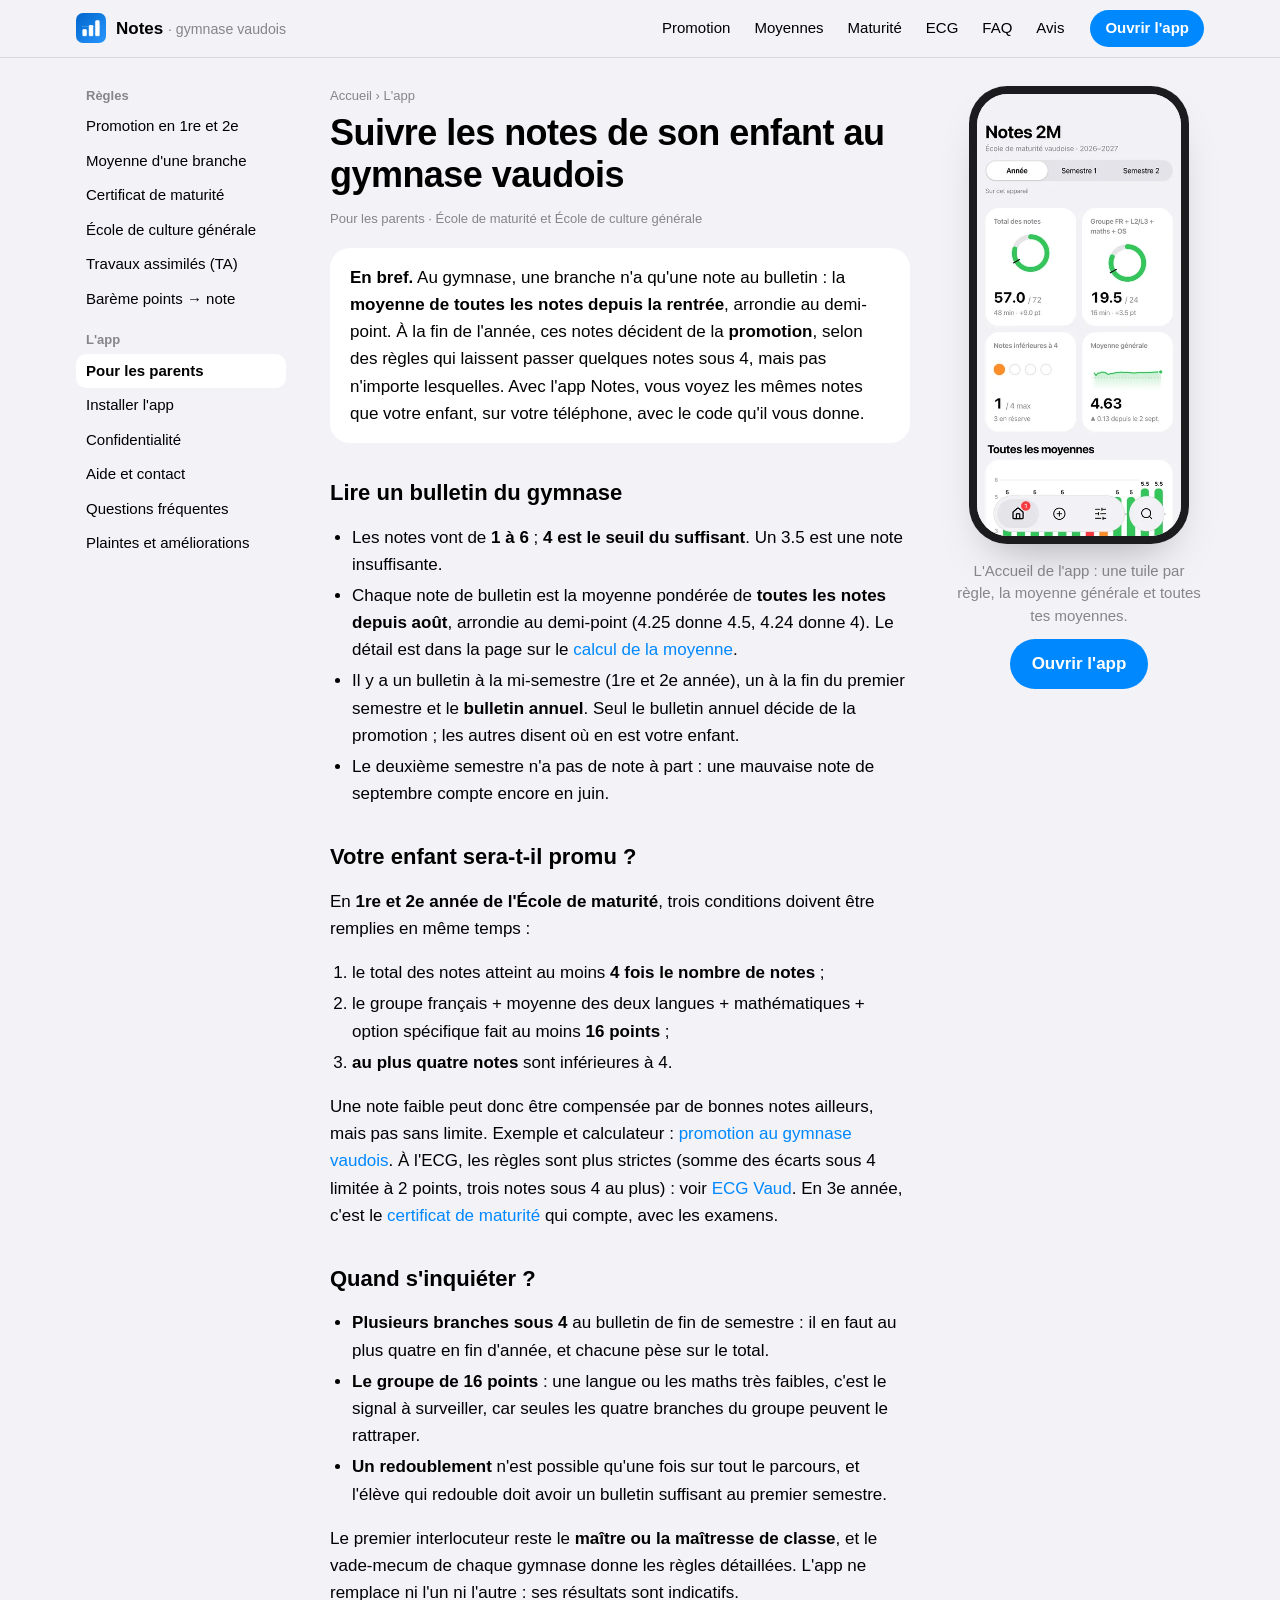
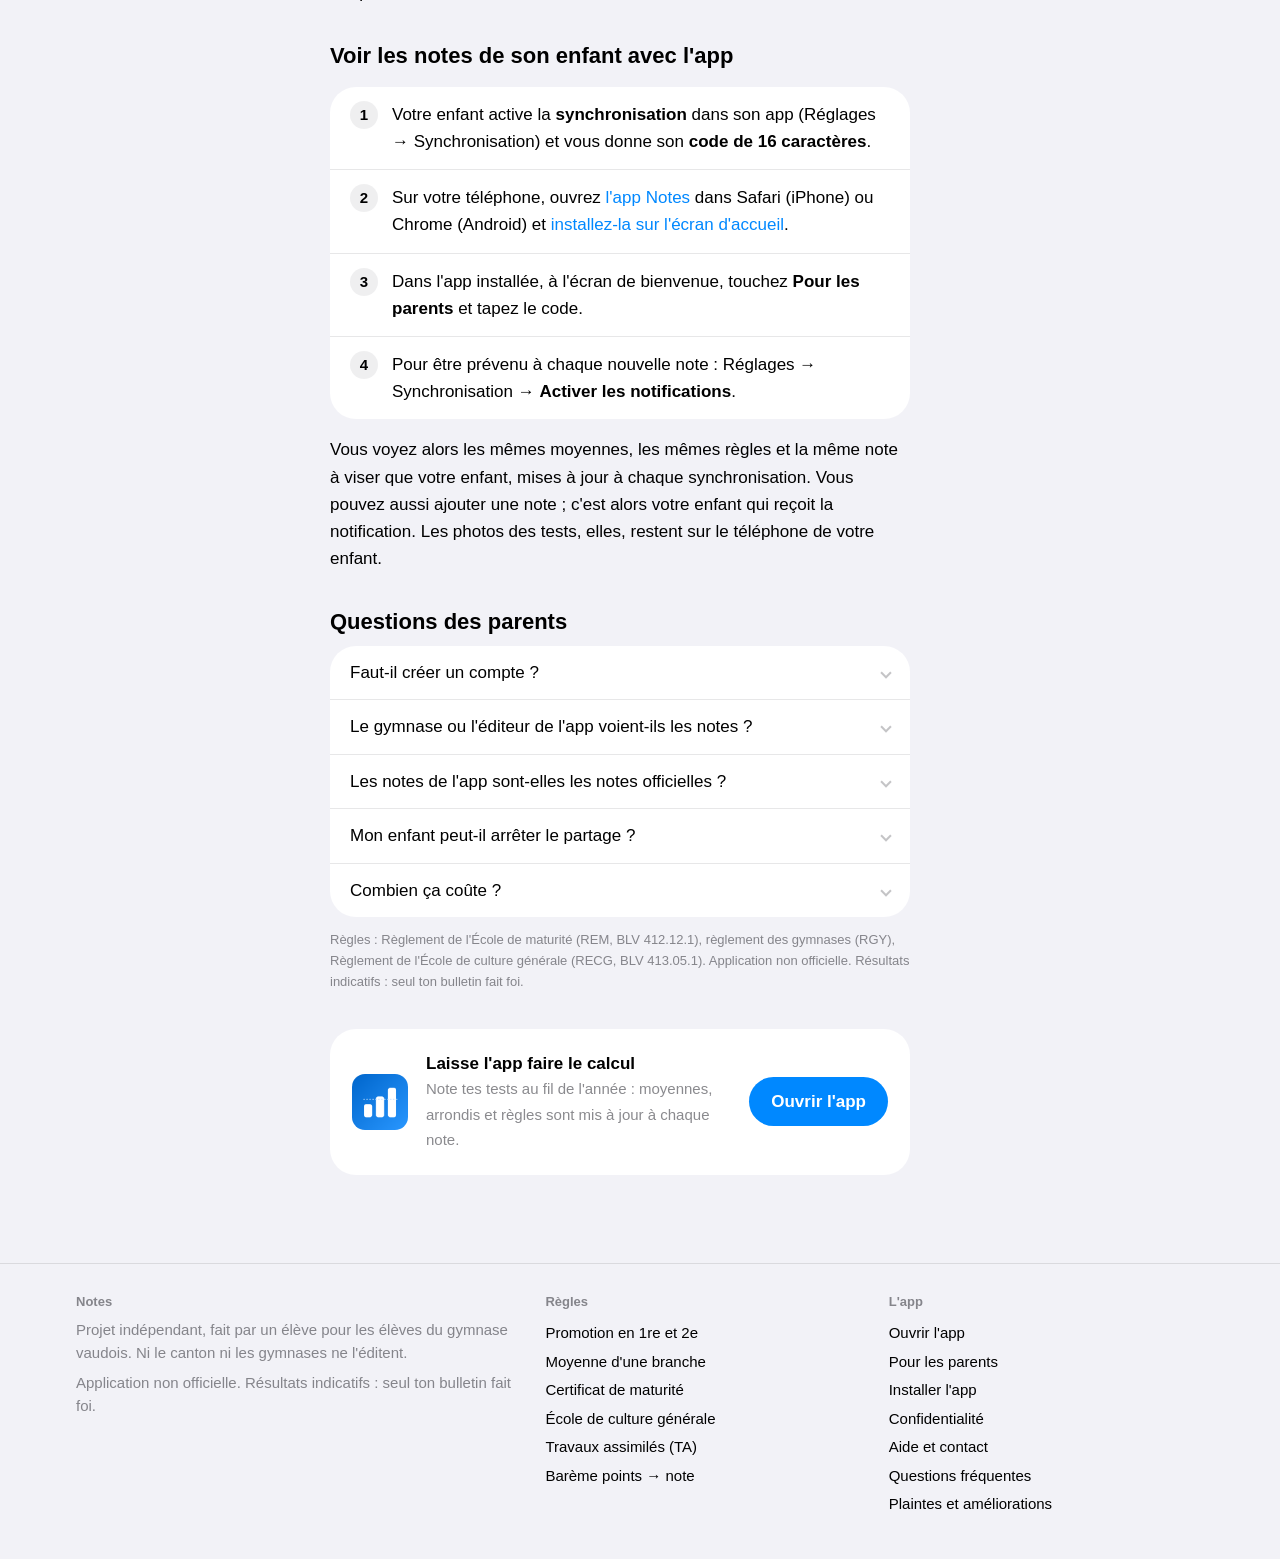
<file: parents/index.html>
<!doctype html>
<html lang="fr-CH">
<head>
<meta charset="utf-8">
<meta name="viewport" content="width=device-width, initial-scale=1">
<title>Suivre les notes de son enfant au gymnase vaudois</title>
<meta name="description" content="Pour les parents : lire le bulletin du gymnase, savoir si son enfant sera promu, quand s&#x27;inquiéter, et voir ses notes avec l&#x27;app Notes grâce à son code.">
<link rel="canonical" href="https://luis904-svg.github.io/notes-gymnase-site/parents/">
<meta name="robots" content="max-image-preview:large">
<meta name="theme-color" content="#F2F2F7" media="(prefers-color-scheme: light)">
<meta name="theme-color" content="#000000" media="(prefers-color-scheme: dark)">
<link rel="icon" href="../icon-192.png" type="image/png">
<link rel="apple-touch-icon" href="../icon-180.png">
<meta property="og:type" content="website">
<meta property="og:locale" content="fr_CH">
<meta property="og:site_name" content="Notes · gymnase vaudois">
<meta property="og:title" content="Suivre les notes de son enfant au gymnase vaudois">
<meta property="og:description" content="Pour les parents : lire le bulletin du gymnase, savoir si son enfant sera promu, quand s&#x27;inquiéter, et voir ses notes avec l&#x27;app Notes grâce à son code.">
<meta property="og:url" content="https://luis904-svg.github.io/notes-gymnase-site/parents/">
<meta property="og:image" content="https://luis904-svg.github.io/notes-gymnase-site/img/og.png">
<meta property="og:image:width" content="1200">
<meta property="og:image:height" content="630">
<meta property="og:image:alt" content="L'app Notes : moyennes et promotion au gymnase vaudois">
<meta name="twitter:card" content="summary_large_image">
<link rel="stylesheet" href="../style.css">
<script type="application/ld+json">{"@context":"https://schema.org","@type":"WebPage","name":"Suivre les notes de son enfant au gymnase vaudois","description":"Pour les parents : lire le bulletin du gymnase, savoir si son enfant sera promu, quand s'inquiéter, et voir ses notes avec l'app Notes grâce à son code.","url":"https://luis904-svg.github.io/notes-gymnase-site/parents/","inLanguage":"fr-CH","dateModified":"2026-11-23","isPartOf":{"@type":"WebSite","name":"Notes","url":"https://luis904-svg.github.io/notes-gymnase-site/"}}</script>
<script type="application/ld+json">{"@context":"https://schema.org","@type":"BreadcrumbList","itemListElement":[{"@type":"ListItem","position":1,"name":"Accueil","item":"https://luis904-svg.github.io/notes-gymnase-site/"},{"@type":"ListItem","position":2,"name":"Pour les parents","item":"https://luis904-svg.github.io/notes-gymnase-site/parents/"}]}</script>
<script type="application/ld+json">{"@context":"https://schema.org","@type":"FAQPage","mainEntity":[{"@type":"Question","name":"Faut-il créer un compte ?","acceptedAnswer":{"@type":"Answer","text":"Non. L'app n'a pas de compte : c'est le code de synchronisation de votre enfant qui relie vos deux téléphones."}},{"@type":"Question","name":"Le gymnase ou l'éditeur de l'app voient-ils les notes ?","acceptedAnswer":{"@type":"Answer","text":"Non. Les notes sont chiffrées sur le téléphone avant d'être envoyées ; le serveur de synchronisation ne peut pas les lire. Le gymnase n'a aucun accès à l'app, qui est un projet indépendant fait par un élève. Détails : confidentialité."}},{"@type":"Question","name":"Les notes de l'app sont-elles les notes officielles ?","acceptedAnswer":{"@type":"Answer","text":"Non. Ce sont les notes que votre enfant y saisit. L'app les calcule comme le bulletin, mais seul le bulletin du gymnase fait foi."}},{"@type":"Question","name":"Mon enfant peut-il arrêter le partage ?","acceptedAnswer":{"@type":"Answer","text":"Oui. La synchronisation se règle dans Réglages → Synchronisation. Le partage repose sur la confiance : parlez-en ensemble avant de l'installer."}},{"@type":"Question","name":"Combien ça coûte ?","acceptedAnswer":{"@type":"Answer","text":"Rien. L'app est gratuite, sans publicité et sans achat intégré."}}]}</script>

</head>
<body>
<a class="skip" href="#contenu">Aller au contenu</a><header class="bar"><div class="bar-in"><a class="brand" href="../"><img src="../icon-180.png" width="30" height="30" alt=""><span>Notes <small>· gymnase vaudois</small></span></a><nav class="nav" aria-label="Pages"><a href="../promotion-gymnase-vaud/">Promotion</a><a href="../calcul-moyenne-gymnase/">Moyennes</a><a href="../certificat-maturite-vaud/">Maturité</a><a href="../ecg-vaud/">ECG</a><a href="../faq/">FAQ</a><a href="../plaintes-ameliorations/">Avis</a></nav><a class="btn btn-s" href="https://luis904-svg.github.io/notes-gymnase/">Ouvrir l'app</a></div></header><main id="contenu" class="doc"><nav class="toc" aria-label="Guide"><p>Règles</p><a href="../promotion-gymnase-vaud/">Promotion en 1re et 2e</a><a href="../calcul-moyenne-gymnase/">Moyenne d'une branche</a><a href="../certificat-maturite-vaud/">Certificat de maturité</a><a href="../ecg-vaud/">École de culture générale</a><a href="../travaux-assimiles/">Travaux assimilés (TA)</a><a href="../bareme-note-sur-6/">Barème points → note</a><p>L'app</p><a href="../parents/" aria-current="page">Pour les parents</a><a href="../installer/">Installer l'app</a><a href="../confidentialite/">Confidentialité</a><a href="../aide/">Aide et contact</a><a href="../faq/">Questions fréquentes</a><a href="../plaintes-ameliorations/">Plaintes et améliorations</a></nav><article><p class="crumb"><a href="../">Accueil</a> › L'app</p><h1>Suivre les notes de son enfant au gymnase vaudois</h1>
<p class="upd">Pour les parents · École de maturité et École de culture générale</p>

<div class="tldr"><p><b>En bref.</b> Au gymnase, une branche n'a qu'une note au bulletin : la <b>moyenne de toutes les notes depuis la rentrée</b>, arrondie au demi-point. À la fin de l'année, ces notes décident de la <b>promotion</b>, selon des règles qui laissent passer quelques notes sous 4, mais pas n'importe lesquelles. Avec l'app Notes, vous voyez les mêmes notes que votre enfant, sur votre téléphone, avec le code qu'il vous donne.</p></div>

<h2 id="bulletin">Lire un bulletin du gymnase</h2>
<ul>
  <li>Les notes vont de <b>1 à 6</b> ; <b>4 est le seuil du suffisant</b>. Un 3.5 est une note insuffisante.</li>
  <li>Chaque note de bulletin est la moyenne pondérée de <b>toutes les notes depuis août</b>, arrondie au demi-point (4.25 donne 4.5, 4.24 donne 4). Le détail est dans la page sur le <a href="../calcul-moyenne-gymnase/">calcul de la moyenne</a>.</li>
  <li>Il y a un bulletin à la mi-semestre (1re et 2e année), un à la fin du premier semestre et le <b>bulletin annuel</b>. Seul le bulletin annuel décide de la promotion ; les autres disent où en est votre enfant.</li>
  <li>Le deuxième semestre n'a pas de note à part : une mauvaise note de septembre compte encore en juin.</li>
</ul>

<h2 id="promotion">Votre enfant sera-t-il promu ?</h2>
<p>En <b>1re et 2e année de l'École de maturité</b>, trois conditions doivent être remplies en même temps :</p>
<ol>
  <li>le total des notes atteint au moins <b>4 fois le nombre de notes</b> ;</li>
  <li>le groupe français + moyenne des deux langues + mathématiques + option spécifique fait au moins <b>16 points</b> ;</li>
  <li><b>au plus quatre notes</b> sont inférieures à 4.</li>
</ol>
<p>Une note faible peut donc être compensée par de bonnes notes ailleurs, mais pas sans limite. Exemple et calculateur : <a href="../promotion-gymnase-vaud/">promotion au gymnase vaudois</a>. À l'ECG, les règles sont plus strictes (somme des écarts sous 4 limitée à 2 points, trois notes sous 4 au plus) : voir <a href="../ecg-vaud/">ECG Vaud</a>. En 3e année, c'est le <a href="../certificat-maturite-vaud/">certificat de maturité</a> qui compte, avec les examens.</p>

<h2 id="inquieter">Quand s'inquiéter ?</h2>
<ul>
  <li><b>Plusieurs branches sous 4</b> au bulletin de fin de semestre : il en faut au plus quatre en fin d'année, et chacune pèse sur le total.</li>
  <li><b>Le groupe de 16 points</b> : une langue ou les maths très faibles, c'est le signal à surveiller, car seules les quatre branches du groupe peuvent le rattraper.</li>
  <li><b>Un redoublement</b> n'est possible qu'une fois sur tout le parcours, et l'élève qui redouble doit avoir un bulletin suffisant au premier semestre.</li>
</ul>
<p>Le premier interlocuteur reste le <b>maître ou la maîtresse de classe</b>, et le vade-mecum de chaque gymnase donne les règles détaillées. L'app ne remplace ni l'un ni l'autre : ses résultats sont indicatifs.</p>

<h2 id="app">Voir les notes de son enfant avec l'app</h2>
<ol class="steps">
  <li><span>Votre enfant active la <b>synchronisation</b> dans son app (Réglages → Synchronisation) et vous donne son <b>code de 16 caractères</b>.</span></li>
  <li><span>Sur votre téléphone, ouvrez <a href="https://luis904-svg.github.io/notes-gymnase/">l'app Notes</a> dans Safari (iPhone) ou Chrome (Android) et <a href="../installer/">installez-la sur l'écran d'accueil</a>.</span></li>
  <li><span>Dans l'app installée, à l'écran de bienvenue, touchez <b>Pour les parents</b> et tapez le code.</span></li>
  <li><span>Pour être prévenu à chaque nouvelle note : Réglages → Synchronisation → <b>Activer les notifications</b>.</span></li>
</ol>
<p>Vous voyez alors les mêmes moyennes, les mêmes règles et la même note à viser que votre enfant, mises à jour à chaque synchronisation. Vous pouvez aussi ajouter une note ; c'est alors votre enfant qui reçoit la notification. Les photos des tests, elles, restent sur le téléphone de votre enfant.</p>

<h2 id="questions">Questions des parents</h2>
<div class="faq">
<details><summary>Faut-il créer un compte ?</summary><div><p>Non. L'app n'a pas de compte : c'est le code de synchronisation de votre enfant qui relie vos deux téléphones.</p></div></details>
<details><summary>Le gymnase ou l'éditeur de l'app voient-ils les notes ?</summary><div><p>Non. Les notes sont chiffrées sur le téléphone avant d'être envoyées ; le serveur de synchronisation ne peut pas les lire. Le gymnase n'a aucun accès à l'app, qui est un projet indépendant fait par un élève. Détails : <a href="../confidentialite/">confidentialité</a>.</p></div></details>
<details><summary>Les notes de l'app sont-elles les notes officielles ?</summary><div><p>Non. Ce sont les notes que votre enfant y saisit. L'app les calcule comme le bulletin, mais seul le bulletin du gymnase fait foi.</p></div></details>
<details><summary>Mon enfant peut-il arrêter le partage ?</summary><div><p>Oui. La synchronisation se règle dans Réglages → Synchronisation. Le partage repose sur la confiance : parlez-en ensemble avant de l'installer.</p></div></details>
<details><summary>Combien ça coûte ?</summary><div><p>Rien. L'app est gratuite, sans publicité et sans achat intégré.</p></div></details>
</div>

<p class="src">Règles : Règlement de l'École de maturité (REM, BLV 412.12.1), règlement des gymnases (RGY), Règlement de l'École de culture générale (RECG, BLV 413.05.1). Application non officielle. Résultats indicatifs : seul ton bulletin fait foi.</p>
<div class="endcta"><img src="../icon-180.png" width="56" height="56" alt="" loading="lazy"><div><b>Laisse l'app faire le calcul</b><span>Note tes tests au fil de l'année : moyennes, arrondis et règles sont mis à jour à chaque note.</span></div><a class="btn" href="https://luis904-svg.github.io/notes-gymnase/">Ouvrir l'app</a></div>
</article><aside class="side"><div class="phone phone-s"><img src="../img/accueil-390.webp" srcset="../img/accueil-390.webp 390w, ../img/accueil-780.webp 780w" sizes="260px" width="390" height="845" alt="L&#x27;Accueil de l&#x27;app : une tuile par règle, la moyenne générale et toutes tes moyennes." loading="lazy" decoding="async"></div><p>L'Accueil de l'app : une tuile par règle, la moyenne générale et toutes tes moyennes.</p><a class="btn" href="https://luis904-svg.github.io/notes-gymnase/">Ouvrir l'app</a></aside></main><footer><div class="foot"><div><p><b>Notes</b>Projet indépendant, fait par un élève pour les élèves du gymnase vaudois. Ni le canton ni les gymnases ne l'éditent.</p><p>Application non officielle. Résultats indicatifs : seul ton bulletin fait foi.</p></div><div><b>Règles</b><a href="../promotion-gymnase-vaud/">Promotion en 1re et 2e</a><a href="../calcul-moyenne-gymnase/">Moyenne d'une branche</a><a href="../certificat-maturite-vaud/">Certificat de maturité</a><a href="../ecg-vaud/">École de culture générale</a><a href="../travaux-assimiles/">Travaux assimilés (TA)</a><a href="../bareme-note-sur-6/">Barème points → note</a></div><div><b>L'app</b><a href="https://luis904-svg.github.io/notes-gymnase/">Ouvrir l'app</a><a href="../parents/">Pour les parents</a><a href="../installer/">Installer l'app</a><a href="../confidentialite/">Confidentialité</a><a href="../aide/">Aide et contact</a><a href="../faq/">Questions fréquentes</a><a href="../plaintes-ameliorations/">Plaintes et améliorations</a></div></div></footer>
</body>
</html>
</file>
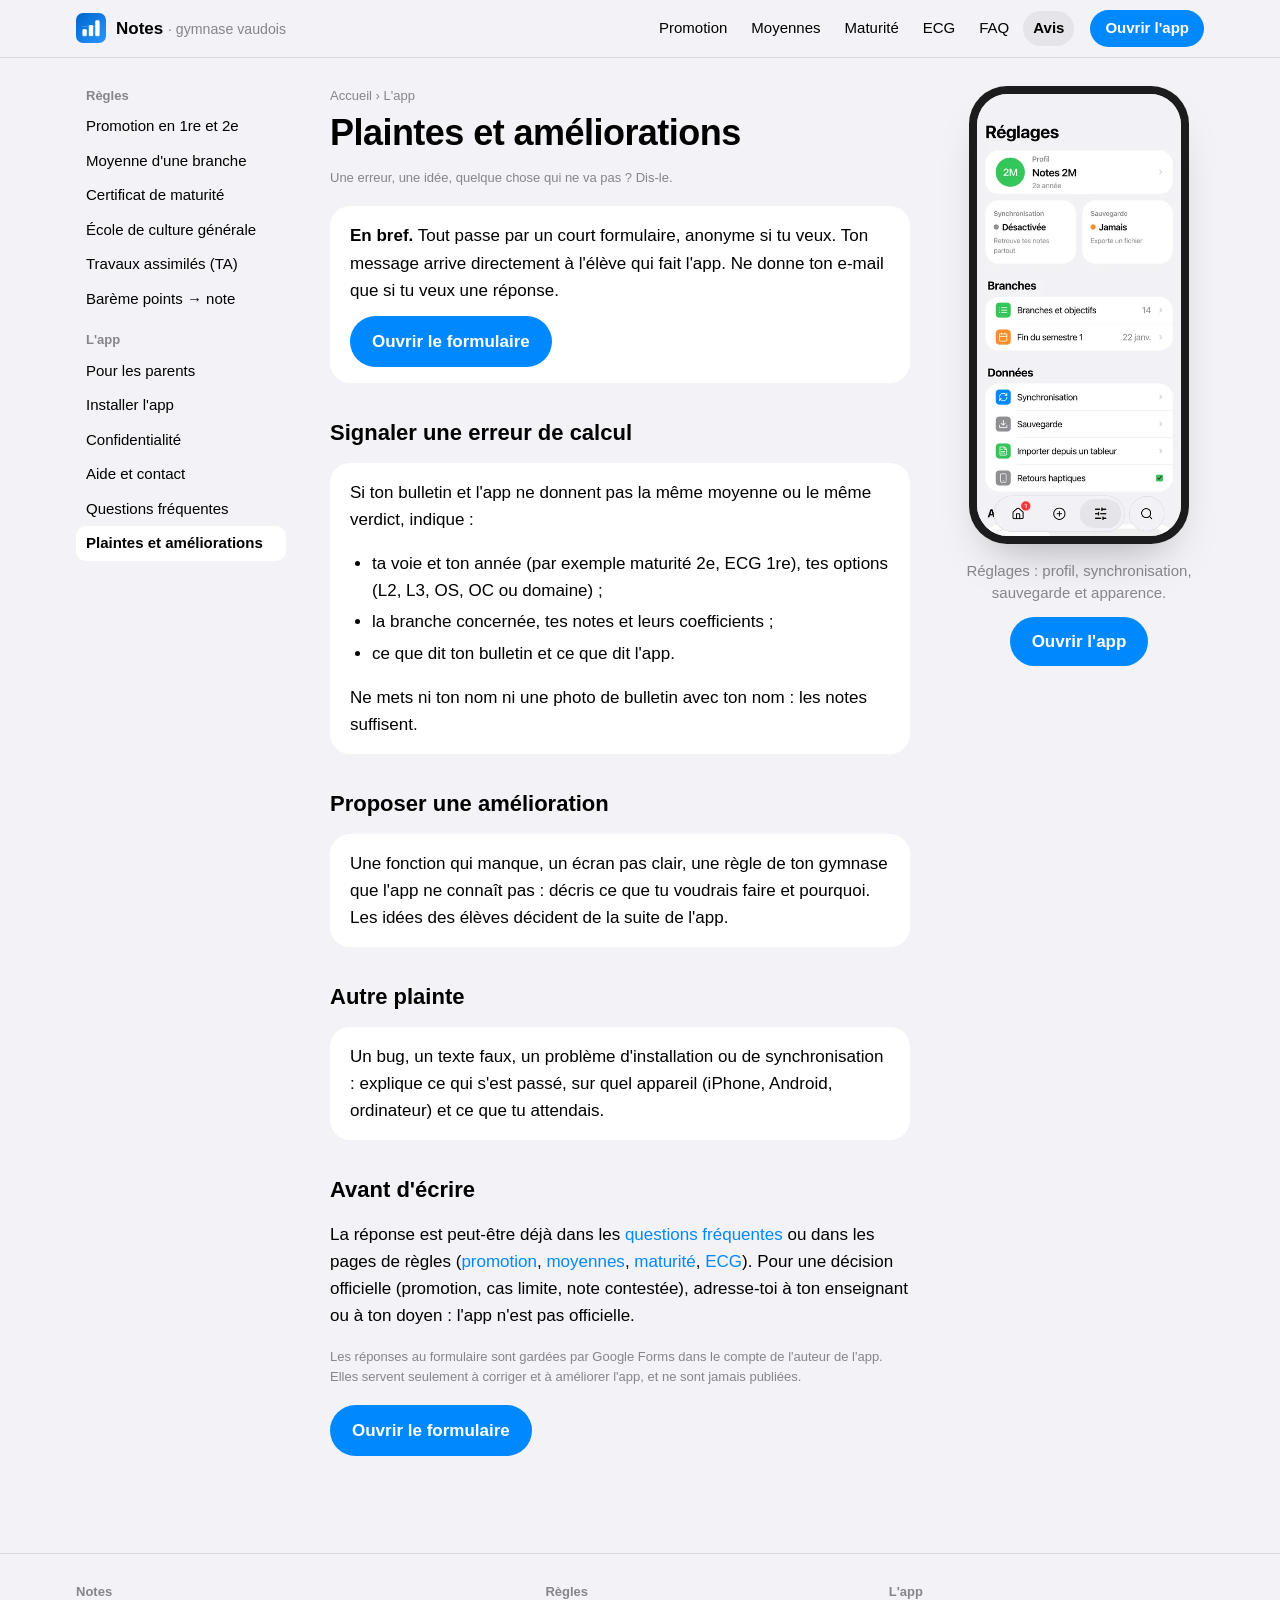
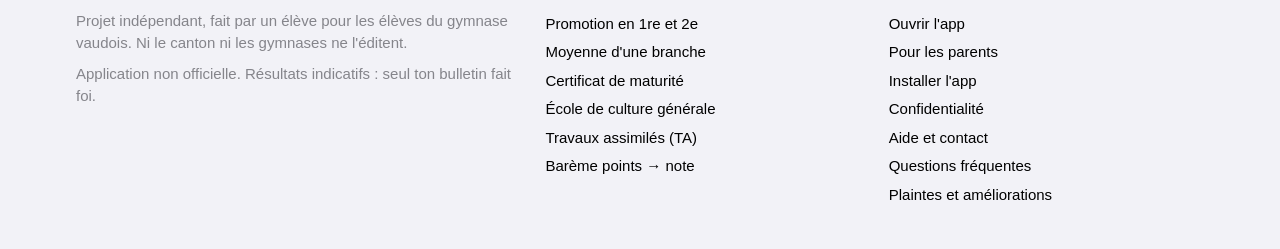
<file: plaintes-ameliorations/index.html>
<!doctype html>
<html lang="fr-CH">
<head>
<meta charset="utf-8">
<meta name="viewport" content="width=device-width, initial-scale=1">
<title>Plaintes et améliorations : signaler une erreur dans l&#x27;app Notes</title>
<meta name="description" content="Signaler une erreur de calcul, proposer une amélioration ou faire une plainte sur l&#x27;app Notes du gymnase vaudois, par un court formulaire anonyme.">
<link rel="canonical" href="https://luis904-svg.github.io/notes-gymnase-site/plaintes-ameliorations/">
<meta name="robots" content="max-image-preview:large">
<meta name="theme-color" content="#F2F2F7" media="(prefers-color-scheme: light)">
<meta name="theme-color" content="#000000" media="(prefers-color-scheme: dark)">
<link rel="icon" href="../icon-192.png" type="image/png">
<link rel="apple-touch-icon" href="../icon-180.png">
<meta property="og:type" content="website">
<meta property="og:locale" content="fr_CH">
<meta property="og:site_name" content="Notes · gymnase vaudois">
<meta property="og:title" content="Plaintes et améliorations : signaler une erreur dans l&#x27;app Notes">
<meta property="og:description" content="Signaler une erreur de calcul, proposer une amélioration ou faire une plainte sur l&#x27;app Notes du gymnase vaudois, par un court formulaire anonyme.">
<meta property="og:url" content="https://luis904-svg.github.io/notes-gymnase-site/plaintes-ameliorations/">
<meta property="og:image" content="https://luis904-svg.github.io/notes-gymnase-site/img/og.png">
<meta property="og:image:width" content="1200">
<meta property="og:image:height" content="630">
<meta property="og:image:alt" content="L'app Notes : moyennes et promotion au gymnase vaudois">
<meta name="twitter:card" content="summary_large_image">
<link rel="stylesheet" href="../style.css">
<script type="application/ld+json">{"@context":"https://schema.org","@type":"WebPage","name":"Plaintes et améliorations : signaler une erreur dans l'app Notes","description":"Signaler une erreur de calcul, proposer une amélioration ou faire une plainte sur l'app Notes du gymnase vaudois, par un court formulaire anonyme.","url":"https://luis904-svg.github.io/notes-gymnase-site/plaintes-ameliorations/","inLanguage":"fr-CH","dateModified":"2026-11-19","isPartOf":{"@type":"WebSite","name":"Notes","url":"https://luis904-svg.github.io/notes-gymnase-site/"}}</script>
<script type="application/ld+json">{"@context":"https://schema.org","@type":"BreadcrumbList","itemListElement":[{"@type":"ListItem","position":1,"name":"Accueil","item":"https://luis904-svg.github.io/notes-gymnase-site/"},{"@type":"ListItem","position":2,"name":"Plaintes et améliorations","item":"https://luis904-svg.github.io/notes-gymnase-site/plaintes-ameliorations/"}]}</script>

</head>
<body>
<a class="skip" href="#contenu">Aller au contenu</a><header class="bar"><div class="bar-in"><a class="brand" href="../"><img src="../icon-180.png" width="30" height="30" alt=""><span>Notes <small>· gymnase vaudois</small></span></a><nav class="nav" aria-label="Pages"><a href="../promotion-gymnase-vaud/">Promotion</a><a href="../calcul-moyenne-gymnase/">Moyennes</a><a href="../certificat-maturite-vaud/">Maturité</a><a href="../ecg-vaud/">ECG</a><a href="../faq/">FAQ</a><a href="../plaintes-ameliorations/" aria-current="page">Avis</a></nav><a class="btn btn-s" href="https://luis904-svg.github.io/notes-gymnase/">Ouvrir l'app</a></div></header><main id="contenu" class="doc"><nav class="toc" aria-label="Guide"><p>Règles</p><a href="../promotion-gymnase-vaud/">Promotion en 1re et 2e</a><a href="../calcul-moyenne-gymnase/">Moyenne d'une branche</a><a href="../certificat-maturite-vaud/">Certificat de maturité</a><a href="../ecg-vaud/">École de culture générale</a><a href="../travaux-assimiles/">Travaux assimilés (TA)</a><a href="../bareme-note-sur-6/">Barème points → note</a><p>L'app</p><a href="../parents/">Pour les parents</a><a href="../installer/">Installer l'app</a><a href="../confidentialite/">Confidentialité</a><a href="../aide/">Aide et contact</a><a href="../faq/">Questions fréquentes</a><a href="../plaintes-ameliorations/" aria-current="page">Plaintes et améliorations</a></nav><article><p class="crumb"><a href="../">Accueil</a> › L'app</p><h1>Plaintes et améliorations</h1>
<p class="upd">Une erreur, une idée, quelque chose qui ne va pas ? Dis-le.</p>

<div class="tldr"><p><b>En bref.</b> Tout passe par un court formulaire, anonyme si tu veux. Ton message arrive directement à l'élève qui fait l'app. Ne donne ton e-mail que si tu veux une réponse.</p>
<p style="margin-top:12px"><a class="btn" href="https://docs.google.com/forms/d/e/1FAIpQLSfm-eMYT4iK39zh9hnnFYnWh0dpYp-sNpDvJT-EIggIhtTSWw/viewform" rel="noopener">Ouvrir le formulaire</a></p>
</div>

<h2 id="erreur">Signaler une erreur de calcul</h2>
<div class="card">
<p>Si ton bulletin et l'app ne donnent pas la même moyenne ou le même verdict, indique :</p>
<ul>
  <li>ta voie et ton année (par exemple maturité 2e, ECG 1re), tes options (L2, L3, OS, OC ou domaine) ;</li>
  <li>la branche concernée, tes notes et leurs coefficients ;</li>
  <li>ce que dit ton bulletin et ce que dit l'app.</li>
</ul>
<p>Ne mets ni ton nom ni une photo de bulletin avec ton nom : les notes suffisent.</p>
</div>

<h2 id="amelioration">Proposer une amélioration</h2>
<div class="card">
<p>Une fonction qui manque, un écran pas clair, une règle de ton gymnase que l'app ne connaît pas : décris ce que tu voudrais faire et pourquoi. Les idées des élèves décident de la suite de l'app.</p>
</div>

<h2 id="plainte">Autre plainte</h2>
<div class="card">
<p>Un bug, un texte faux, un problème d'installation ou de synchronisation : explique ce qui s'est passé, sur quel appareil (iPhone, Android, ordinateur) et ce que tu attendais.</p>
</div>

<h2 id="avant">Avant d'écrire</h2>
<p>La réponse est peut-être déjà dans les <a href="../faq/">questions fréquentes</a> ou dans les pages de règles (<a href="../promotion-gymnase-vaud/">promotion</a>, <a href="../calcul-moyenne-gymnase/">moyennes</a>, <a href="../certificat-maturite-vaud/">maturité</a>, <a href="../ecg-vaud/">ECG</a>). Pour une décision officielle (promotion, cas limite, note contestée), adresse-toi à ton enseignant ou à ton doyen : l'app n'est pas officielle.</p>

<p class="src">Les réponses au formulaire sont gardées par Google Forms dans le compte de l'auteur de l'app. Elles servent seulement à corriger et à améliorer l'app, et ne sont jamais publiées.</p>
<p><a class="btn" href="https://docs.google.com/forms/d/e/1FAIpQLSfm-eMYT4iK39zh9hnnFYnWh0dpYp-sNpDvJT-EIggIhtTSWw/viewform" rel="noopener">Ouvrir le formulaire</a></p>
</article><aside class="side"><div class="phone phone-s"><img src="../img/reglages-390.webp" srcset="../img/reglages-390.webp 390w, ../img/reglages-780.webp 780w" sizes="260px" width="390" height="845" alt="Réglages : profil, synchronisation, sauvegarde et apparence." loading="lazy" decoding="async"></div><p>Réglages : profil, synchronisation, sauvegarde et apparence.</p><a class="btn" href="https://luis904-svg.github.io/notes-gymnase/">Ouvrir l'app</a></aside></main><footer><div class="foot"><div><p><b>Notes</b>Projet indépendant, fait par un élève pour les élèves du gymnase vaudois. Ni le canton ni les gymnases ne l'éditent.</p><p>Application non officielle. Résultats indicatifs : seul ton bulletin fait foi.</p></div><div><b>Règles</b><a href="../promotion-gymnase-vaud/">Promotion en 1re et 2e</a><a href="../calcul-moyenne-gymnase/">Moyenne d'une branche</a><a href="../certificat-maturite-vaud/">Certificat de maturité</a><a href="../ecg-vaud/">École de culture générale</a><a href="../travaux-assimiles/">Travaux assimilés (TA)</a><a href="../bareme-note-sur-6/">Barème points → note</a></div><div><b>L'app</b><a href="https://luis904-svg.github.io/notes-gymnase/">Ouvrir l'app</a><a href="../parents/">Pour les parents</a><a href="../installer/">Installer l'app</a><a href="../confidentialite/">Confidentialité</a><a href="../aide/">Aide et contact</a><a href="../faq/">Questions fréquentes</a><a href="../plaintes-ameliorations/">Plaintes et améliorations</a></div></div></footer>
</body>
</html>
</file>
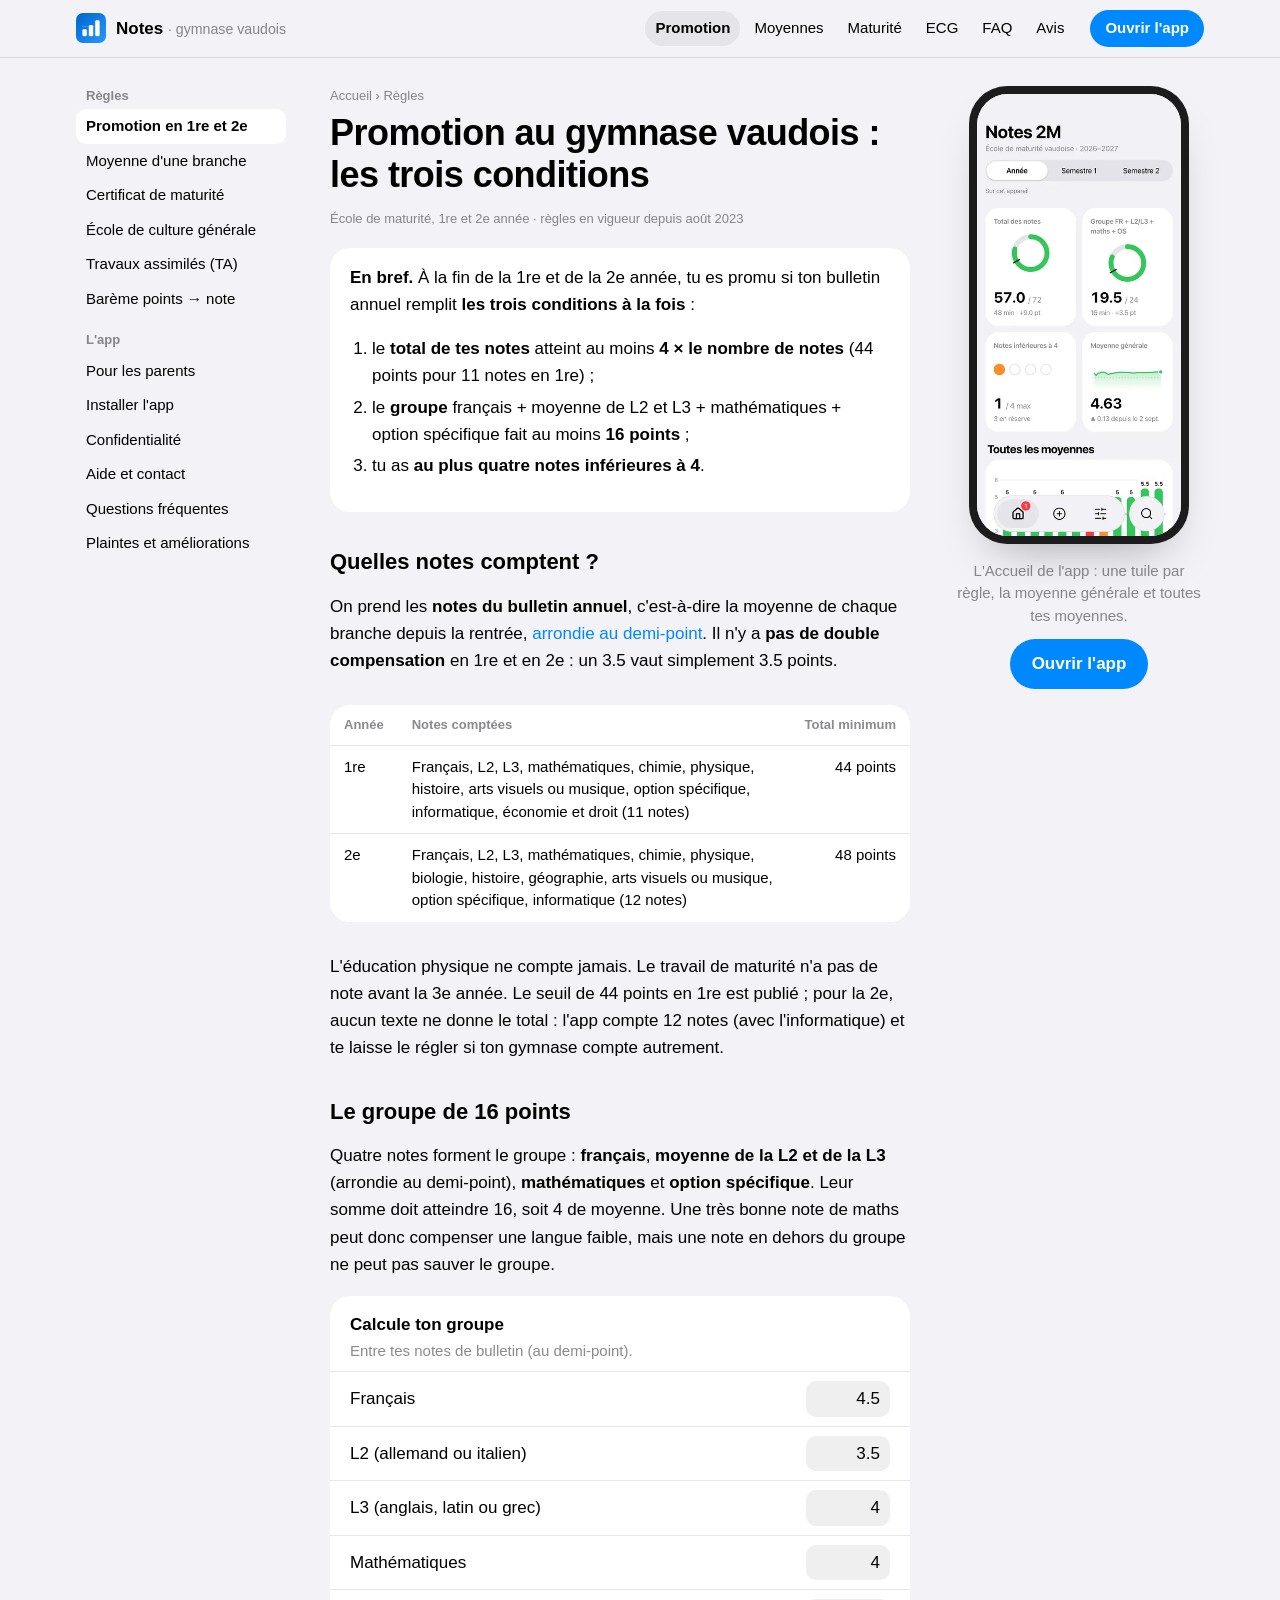
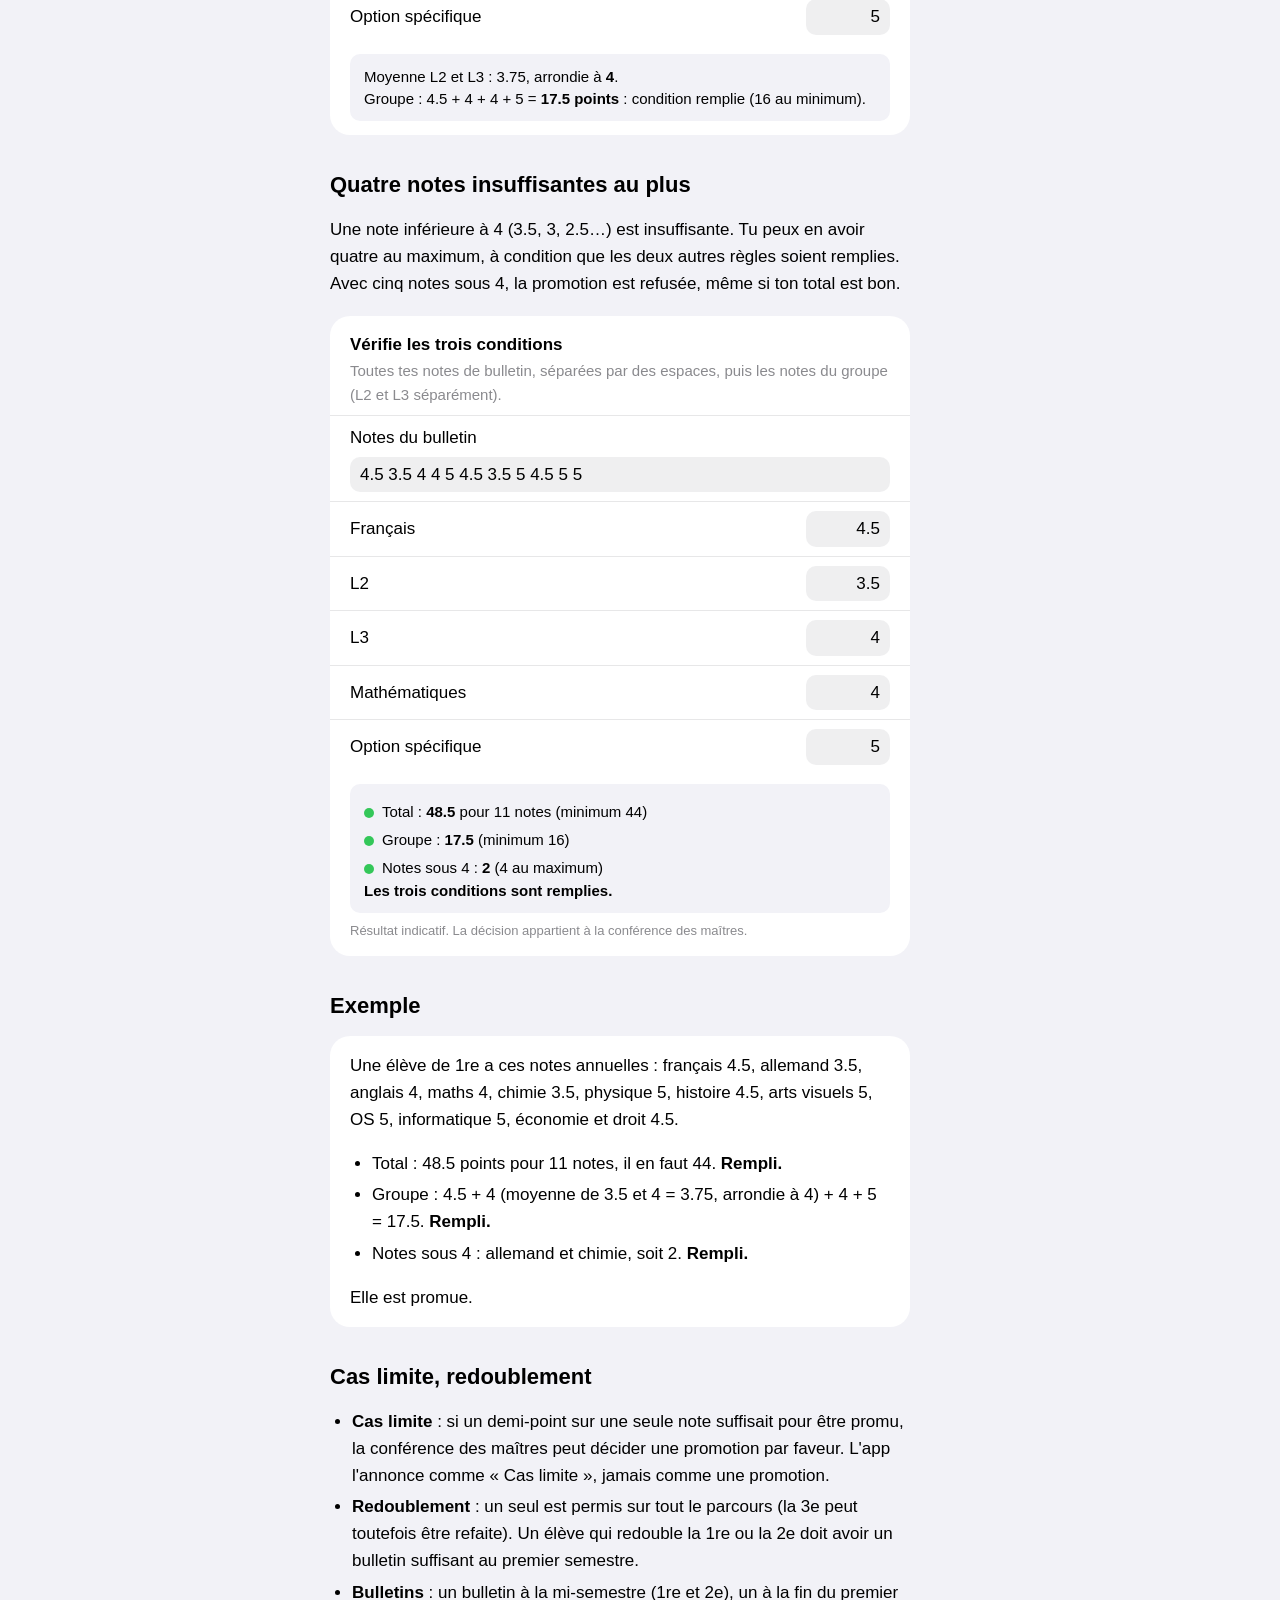
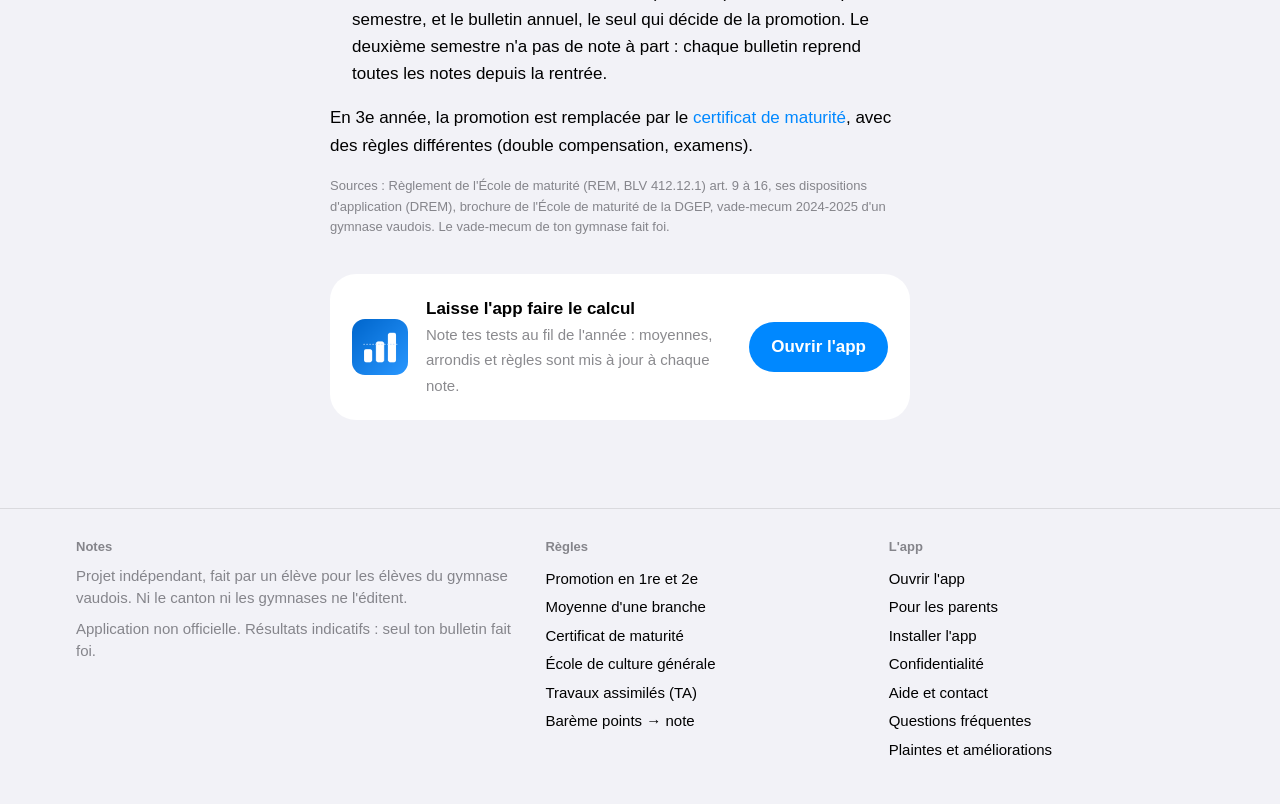
<file: promotion-gymnase-vaud/index.html>
<!doctype html>
<html lang="fr-CH">
<head>
<meta charset="utf-8">
<meta name="viewport" content="width=device-width, initial-scale=1">
<title>Promotion au gymnase vaudois : les 3 conditions (1re et 2e)</title>
<meta name="description" content="Passer en 2e ou 3e année à l&#x27;École de maturité vaudoise : total de 4 × le nombre de notes, groupe de 16 points, 4 notes sous 4 au plus. Exemple et calculateur.">
<link rel="canonical" href="https://luis904-svg.github.io/notes-gymnase-site/promotion-gymnase-vaud/">
<meta name="robots" content="max-image-preview:large">
<meta name="theme-color" content="#F2F2F7" media="(prefers-color-scheme: light)">
<meta name="theme-color" content="#000000" media="(prefers-color-scheme: dark)">
<link rel="icon" href="../icon-192.png" type="image/png">
<link rel="apple-touch-icon" href="../icon-180.png">
<meta property="og:type" content="website">
<meta property="og:locale" content="fr_CH">
<meta property="og:site_name" content="Notes · gymnase vaudois">
<meta property="og:title" content="Promotion au gymnase vaudois : les 3 conditions (1re et 2e)">
<meta property="og:description" content="Passer en 2e ou 3e année à l&#x27;École de maturité vaudoise : total de 4 × le nombre de notes, groupe de 16 points, 4 notes sous 4 au plus. Exemple et calculateur.">
<meta property="og:url" content="https://luis904-svg.github.io/notes-gymnase-site/promotion-gymnase-vaud/">
<meta property="og:image" content="https://luis904-svg.github.io/notes-gymnase-site/img/og.png">
<meta property="og:image:width" content="1200">
<meta property="og:image:height" content="630">
<meta property="og:image:alt" content="L'app Notes : moyennes et promotion au gymnase vaudois">
<meta name="twitter:card" content="summary_large_image">
<link rel="stylesheet" href="../style.css">
<script type="application/ld+json">{"@context":"https://schema.org","@type":"WebPage","name":"Promotion au gymnase vaudois : les 3 conditions (1re et 2e)","description":"Passer en 2e ou 3e année à l'École de maturité vaudoise : total de 4 × le nombre de notes, groupe de 16 points, 4 notes sous 4 au plus. Exemple et calculateur.","url":"https://luis904-svg.github.io/notes-gymnase-site/promotion-gymnase-vaud/","inLanguage":"fr-CH","dateModified":"2026-11-19","isPartOf":{"@type":"WebSite","name":"Notes","url":"https://luis904-svg.github.io/notes-gymnase-site/"}}</script>
<script type="application/ld+json">{"@context":"https://schema.org","@type":"BreadcrumbList","itemListElement":[{"@type":"ListItem","position":1,"name":"Accueil","item":"https://luis904-svg.github.io/notes-gymnase-site/"},{"@type":"ListItem","position":2,"name":"Promotion en 1re et 2e","item":"https://luis904-svg.github.io/notes-gymnase-site/promotion-gymnase-vaud/"}]}</script>
<script src="../calc.js" defer></script>
</head>
<body>
<a class="skip" href="#contenu">Aller au contenu</a><header class="bar"><div class="bar-in"><a class="brand" href="../"><img src="../icon-180.png" width="30" height="30" alt=""><span>Notes <small>· gymnase vaudois</small></span></a><nav class="nav" aria-label="Pages"><a href="../promotion-gymnase-vaud/" aria-current="page">Promotion</a><a href="../calcul-moyenne-gymnase/">Moyennes</a><a href="../certificat-maturite-vaud/">Maturité</a><a href="../ecg-vaud/">ECG</a><a href="../faq/">FAQ</a><a href="../plaintes-ameliorations/">Avis</a></nav><a class="btn btn-s" href="https://luis904-svg.github.io/notes-gymnase/">Ouvrir l'app</a></div></header><main id="contenu" class="doc"><nav class="toc" aria-label="Guide"><p>Règles</p><a href="../promotion-gymnase-vaud/" aria-current="page">Promotion en 1re et 2e</a><a href="../calcul-moyenne-gymnase/">Moyenne d'une branche</a><a href="../certificat-maturite-vaud/">Certificat de maturité</a><a href="../ecg-vaud/">École de culture générale</a><a href="../travaux-assimiles/">Travaux assimilés (TA)</a><a href="../bareme-note-sur-6/">Barème points → note</a><p>L'app</p><a href="../parents/">Pour les parents</a><a href="../installer/">Installer l'app</a><a href="../confidentialite/">Confidentialité</a><a href="../aide/">Aide et contact</a><a href="../faq/">Questions fréquentes</a><a href="../plaintes-ameliorations/">Plaintes et améliorations</a></nav><article><p class="crumb"><a href="../">Accueil</a> › Règles</p><h1>Promotion au gymnase vaudois : les trois conditions</h1>
<p class="upd">École de maturité, 1re et 2e année · règles en vigueur depuis août 2023</p>

<div class="tldr"><p><b>En bref.</b> À la fin de la 1re et de la 2e année, tu es promu si ton bulletin annuel remplit <b>les trois conditions à la fois</b> :</p>
<ol>
  <li>le <b>total de tes notes</b> atteint au moins <b>4 × le nombre de notes</b> (44 points pour 11 notes en 1re) ;</li>
  <li>le <b>groupe</b> français + moyenne de L2 et L3 + mathématiques + option spécifique fait au moins <b>16 points</b> ;</li>
  <li>tu as <b>au plus quatre notes inférieures à 4</b>.</li>
</ol></div>

<h2 id="notes">Quelles notes comptent ?</h2>
<p>On prend les <b>notes du bulletin annuel</b>, c'est-à-dire la moyenne de chaque branche depuis la rentrée, <a href="../calcul-moyenne-gymnase/">arrondie au demi-point</a>. Il n'y a <b>pas de double compensation</b> en 1re et en 2e : un 3.5 vaut simplement 3.5 points.</p>
<div class="scroll"><table class="tbl">
<thead><tr><th>Année</th><th>Notes comptées</th><th class="n">Total minimum</th></tr></thead>
<tbody>
<tr><td>1re</td><td>Français, L2, L3, mathématiques, chimie, physique, histoire, arts visuels ou musique, option spécifique, informatique, économie et droit (11 notes)</td><td class="n">44 points</td></tr>
<tr><td>2e</td><td>Français, L2, L3, mathématiques, chimie, physique, biologie, histoire, géographie, arts visuels ou musique, option spécifique, informatique (12 notes)</td><td class="n">48 points</td></tr>
</tbody></table></div>
<p>L'éducation physique ne compte jamais. Le travail de maturité n'a pas de note avant la 3e année. Le seuil de 44 points en 1re est publié ; pour la 2e, aucun texte ne donne le total : l'app compte 12 notes (avec l'informatique) et te laisse le régler si ton gymnase compte autrement.</p>

<h2 id="groupe">Le groupe de 16 points</h2>
<p>Quatre notes forment le groupe : <b>français</b>, <b>moyenne de la L2 et de la L3</b> (arrondie au demi-point), <b>mathématiques</b> et <b>option spécifique</b>. Leur somme doit atteindre 16, soit 4 de moyenne. Une très bonne note de maths peut donc compenser une langue faible, mais une note en dehors du groupe ne peut pas sauver le groupe.</p>

<div class="calc" data-calc="groupe">
  <h3>Calcule ton groupe</h3>
  <p>Entre tes notes de bulletin (au demi-point).</p>
  <label><span>Français</span><input inputmode="decimal" name="fr" value="4.5" aria-label="Note de français"></label>
  <label><span>L2 (allemand ou italien)</span><input inputmode="decimal" name="l2" value="3.5" aria-label="Note de L2"></label>
  <label><span>L3 (anglais, latin ou grec)</span><input inputmode="decimal" name="l3" value="4" aria-label="Note de L3"></label>
  <label><span>Mathématiques</span><input inputmode="decimal" name="ma" value="4" aria-label="Note de mathématiques"></label>
  <label><span>Option spécifique</span><input inputmode="decimal" name="os" value="5" aria-label="Note d'option spécifique"></label>
  <div class="out" aria-live="polite"></div>
</div>

<h2 id="insuffisantes">Quatre notes insuffisantes au plus</h2>
<p>Une note inférieure à 4 (3.5, 3, 2.5…) est insuffisante. Tu peux en avoir quatre au maximum, à condition que les deux autres règles soient remplies. Avec cinq notes sous 4, la promotion est refusée, même si ton total est bon.</p>

<div class="calc" data-calc="promo">
  <h3>Vérifie les trois conditions</h3>
  <p>Toutes tes notes de bulletin, séparées par des espaces, puis les notes du groupe (L2 et L3 séparément).</p>
  <label class="stack"><span>Notes du bulletin</span><input class="wide" inputmode="decimal" name="all" value="4.5 3.5 4 4 5 4.5 3.5 5 4.5 5 5" aria-label="Toutes les notes du bulletin"></label>
  <label><span>Français</span><input inputmode="decimal" name="fr" value="4.5" aria-label="Français"></label>
  <label><span>L2</span><input inputmode="decimal" name="l2" value="3.5" aria-label="L2"></label>
  <label><span>L3</span><input inputmode="decimal" name="l3" value="4" aria-label="L3"></label>
  <label><span>Mathématiques</span><input inputmode="decimal" name="ma" value="4" aria-label="Mathématiques"></label>
  <label><span>Option spécifique</span><input inputmode="decimal" name="os" value="5" aria-label="Option spécifique"></label>
  <div class="out" aria-live="polite"></div>
  <p class="hint">Résultat indicatif. La décision appartient à la conférence des maîtres.</p>
</div>

<h2 id="exemple">Exemple</h2>
<div class="card">
<p>Une élève de 1re a ces notes annuelles : français 4.5, allemand 3.5, anglais 4, maths 4, chimie 3.5, physique 5, histoire 4.5, arts visuels 5, OS 5, informatique 5, économie et droit 4.5.</p>
<ul>
  <li>Total : 48.5 points pour 11 notes, il en faut 44. <b>Rempli.</b></li>
  <li>Groupe : 4.5 + 4 (moyenne de 3.5 et 4 = 3.75, arrondie à 4) + 4 + 5 = 17.5. <b>Rempli.</b></li>
  <li>Notes sous 4 : allemand et chimie, soit 2. <b>Rempli.</b></li>
</ul>
<p>Elle est promue.</p>
</div>

<h2 id="cas-limite">Cas limite, redoublement</h2>
<ul>
  <li><b>Cas limite</b> : si un demi-point sur une seule note suffisait pour être promu, la conférence des maîtres peut décider une promotion par faveur. L'app l'annonce comme « Cas limite », jamais comme une promotion.</li>
  <li><b>Redoublement</b> : un seul est permis sur tout le parcours (la 3e peut toutefois être refaite). Un élève qui redouble la 1re ou la 2e doit avoir un bulletin suffisant au premier semestre.</li>
  <li><b>Bulletins</b> : un bulletin à la mi-semestre (1re et 2e), un à la fin du premier semestre, et le bulletin annuel, le seul qui décide de la promotion. Le deuxième semestre n'a pas de note à part : chaque bulletin reprend toutes les notes depuis la rentrée.</li>
</ul>
<p>En 3e année, la promotion est remplacée par le <a href="../certificat-maturite-vaud/">certificat de maturité</a>, avec des règles différentes (double compensation, examens).</p>

<p class="src">Sources : Règlement de l'École de maturité (REM, BLV 412.12.1) art. 9 à 16, ses dispositions d'application (DREM), brochure de l'École de maturité de la DGEP, vade-mecum 2024-2025 d'un gymnase vaudois. Le vade-mecum de ton gymnase fait foi.</p>
<div class="endcta"><img src="../icon-180.png" width="56" height="56" alt="" loading="lazy"><div><b>Laisse l'app faire le calcul</b><span>Note tes tests au fil de l'année : moyennes, arrondis et règles sont mis à jour à chaque note.</span></div><a class="btn" href="https://luis904-svg.github.io/notes-gymnase/">Ouvrir l'app</a></div>
</article><aside class="side"><div class="phone phone-s"><img src="../img/accueil-390.webp" srcset="../img/accueil-390.webp 390w, ../img/accueil-780.webp 780w" sizes="260px" width="390" height="845" alt="L&#x27;Accueil de l&#x27;app : une tuile par règle, la moyenne générale et toutes tes moyennes." loading="lazy" decoding="async"></div><p>L'Accueil de l'app : une tuile par règle, la moyenne générale et toutes tes moyennes.</p><a class="btn" href="https://luis904-svg.github.io/notes-gymnase/">Ouvrir l'app</a></aside></main><footer><div class="foot"><div><p><b>Notes</b>Projet indépendant, fait par un élève pour les élèves du gymnase vaudois. Ni le canton ni les gymnases ne l'éditent.</p><p>Application non officielle. Résultats indicatifs : seul ton bulletin fait foi.</p></div><div><b>Règles</b><a href="../promotion-gymnase-vaud/">Promotion en 1re et 2e</a><a href="../calcul-moyenne-gymnase/">Moyenne d'une branche</a><a href="../certificat-maturite-vaud/">Certificat de maturité</a><a href="../ecg-vaud/">École de culture générale</a><a href="../travaux-assimiles/">Travaux assimilés (TA)</a><a href="../bareme-note-sur-6/">Barème points → note</a></div><div><b>L'app</b><a href="https://luis904-svg.github.io/notes-gymnase/">Ouvrir l'app</a><a href="../parents/">Pour les parents</a><a href="../installer/">Installer l'app</a><a href="../confidentialite/">Confidentialité</a><a href="../aide/">Aide et contact</a><a href="../faq/">Questions fréquentes</a><a href="../plaintes-ameliorations/">Plaintes et améliorations</a></div></div></footer>
</body>
</html>
</file>
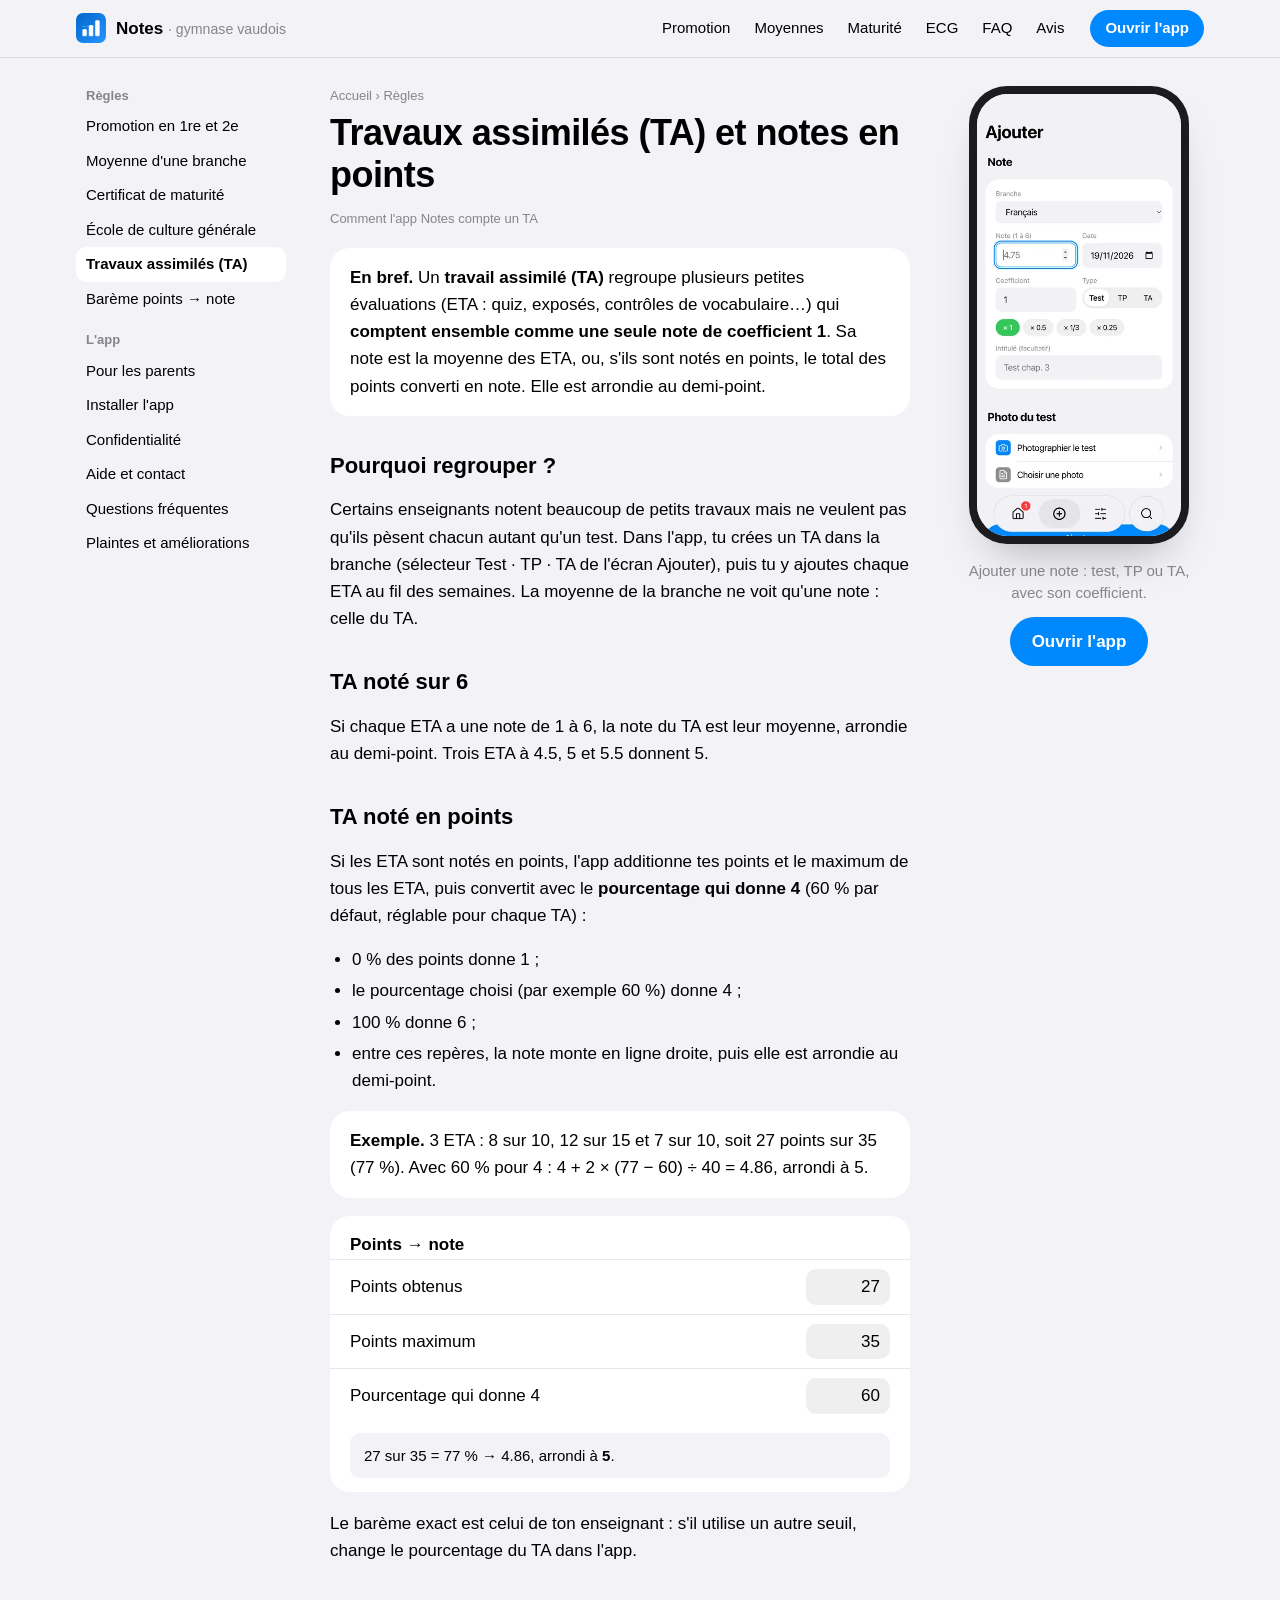
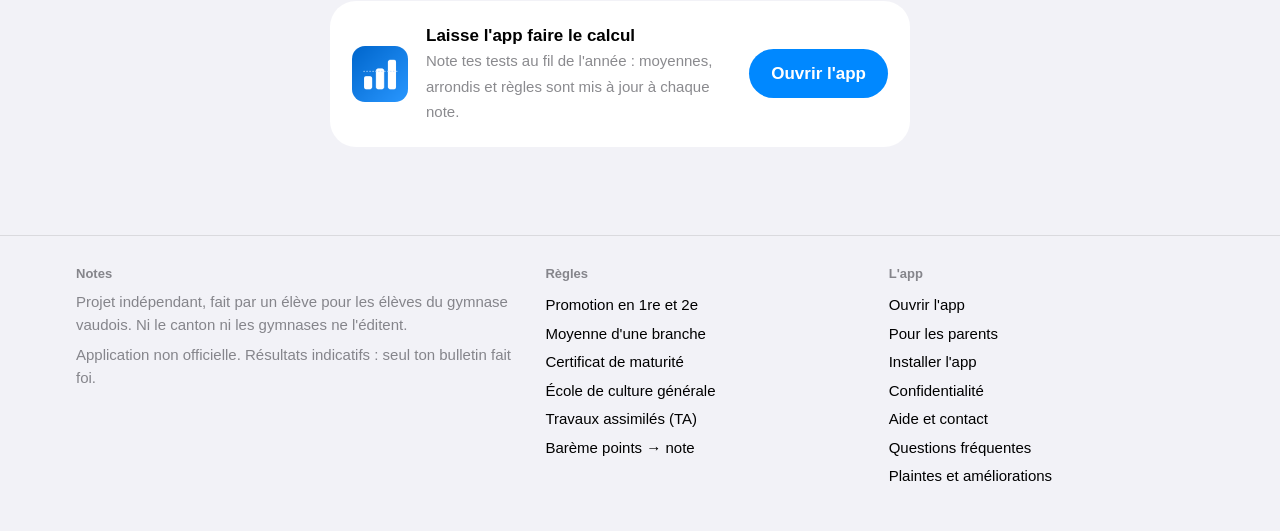
<file: travaux-assimiles/index.html>
<!doctype html>
<html lang="fr-CH">
<head>
<meta charset="utf-8">
<meta name="viewport" content="width=device-width, initial-scale=1">
<title>Travaux assimilés (TA) et notes en points : calcul</title>
<meta name="description" content="Comment compter un travail assimilé (TA) formé de plusieurs évaluations : moyenne des ETA ou barème en points, arrondi au demi-point. Calculateur points → note.">
<link rel="canonical" href="https://luis904-svg.github.io/notes-gymnase-site/travaux-assimiles/">
<meta name="robots" content="max-image-preview:large">
<meta name="theme-color" content="#F2F2F7" media="(prefers-color-scheme: light)">
<meta name="theme-color" content="#000000" media="(prefers-color-scheme: dark)">
<link rel="icon" href="../icon-192.png" type="image/png">
<link rel="apple-touch-icon" href="../icon-180.png">
<meta property="og:type" content="website">
<meta property="og:locale" content="fr_CH">
<meta property="og:site_name" content="Notes · gymnase vaudois">
<meta property="og:title" content="Travaux assimilés (TA) et notes en points : calcul">
<meta property="og:description" content="Comment compter un travail assimilé (TA) formé de plusieurs évaluations : moyenne des ETA ou barème en points, arrondi au demi-point. Calculateur points → note.">
<meta property="og:url" content="https://luis904-svg.github.io/notes-gymnase-site/travaux-assimiles/">
<meta property="og:image" content="https://luis904-svg.github.io/notes-gymnase-site/img/og.png">
<meta property="og:image:width" content="1200">
<meta property="og:image:height" content="630">
<meta property="og:image:alt" content="L'app Notes : moyennes et promotion au gymnase vaudois">
<meta name="twitter:card" content="summary_large_image">
<link rel="stylesheet" href="../style.css">
<script type="application/ld+json">{"@context":"https://schema.org","@type":"WebPage","name":"Travaux assimilés (TA) et notes en points : calcul","description":"Comment compter un travail assimilé (TA) formé de plusieurs évaluations : moyenne des ETA ou barème en points, arrondi au demi-point. Calculateur points → note.","url":"https://luis904-svg.github.io/notes-gymnase-site/travaux-assimiles/","inLanguage":"fr-CH","dateModified":"2026-11-19","isPartOf":{"@type":"WebSite","name":"Notes","url":"https://luis904-svg.github.io/notes-gymnase-site/"}}</script>
<script type="application/ld+json">{"@context":"https://schema.org","@type":"BreadcrumbList","itemListElement":[{"@type":"ListItem","position":1,"name":"Accueil","item":"https://luis904-svg.github.io/notes-gymnase-site/"},{"@type":"ListItem","position":2,"name":"Travaux assimilés (TA)","item":"https://luis904-svg.github.io/notes-gymnase-site/travaux-assimiles/"}]}</script>
<script src="../calc.js" defer></script>
</head>
<body>
<a class="skip" href="#contenu">Aller au contenu</a><header class="bar"><div class="bar-in"><a class="brand" href="../"><img src="../icon-180.png" width="30" height="30" alt=""><span>Notes <small>· gymnase vaudois</small></span></a><nav class="nav" aria-label="Pages"><a href="../promotion-gymnase-vaud/">Promotion</a><a href="../calcul-moyenne-gymnase/">Moyennes</a><a href="../certificat-maturite-vaud/">Maturité</a><a href="../ecg-vaud/">ECG</a><a href="../faq/">FAQ</a><a href="../plaintes-ameliorations/">Avis</a></nav><a class="btn btn-s" href="https://luis904-svg.github.io/notes-gymnase/">Ouvrir l'app</a></div></header><main id="contenu" class="doc"><nav class="toc" aria-label="Guide"><p>Règles</p><a href="../promotion-gymnase-vaud/">Promotion en 1re et 2e</a><a href="../calcul-moyenne-gymnase/">Moyenne d'une branche</a><a href="../certificat-maturite-vaud/">Certificat de maturité</a><a href="../ecg-vaud/">École de culture générale</a><a href="../travaux-assimiles/" aria-current="page">Travaux assimilés (TA)</a><a href="../bareme-note-sur-6/">Barème points → note</a><p>L'app</p><a href="../parents/">Pour les parents</a><a href="../installer/">Installer l'app</a><a href="../confidentialite/">Confidentialité</a><a href="../aide/">Aide et contact</a><a href="../faq/">Questions fréquentes</a><a href="../plaintes-ameliorations/">Plaintes et améliorations</a></nav><article><p class="crumb"><a href="../">Accueil</a> › Règles</p><h1>Travaux assimilés (TA) et notes en points</h1>
<p class="upd">Comment l'app Notes compte un TA</p>

<div class="tldr"><p><b>En bref.</b> Un <b>travail assimilé (TA)</b> regroupe plusieurs petites évaluations (ETA : quiz, exposés, contrôles de vocabulaire…) qui <b>comptent ensemble comme une seule note de coefficient 1</b>. Sa note est la moyenne des ETA, ou, s'ils sont notés en points, le total des points converti en note. Elle est arrondie au demi-point.</p></div>

<h2 id="pourquoi">Pourquoi regrouper ?</h2>
<p>Certains enseignants notent beaucoup de petits travaux mais ne veulent pas qu'ils pèsent chacun autant qu'un test. Dans l'app, tu crées un TA dans la branche (sélecteur Test · TP · TA de l'écran Ajouter), puis tu y ajoutes chaque ETA au fil des semaines. La moyenne de la branche ne voit qu'une note : celle du TA.</p>

<h2 id="notes">TA noté sur 6</h2>
<p>Si chaque ETA a une note de 1 à 6, la note du TA est leur moyenne, arrondie au demi-point. Trois ETA à 4.5, 5 et 5.5 donnent 5.</p>

<h2 id="points">TA noté en points</h2>
<p>Si les ETA sont notés en points, l'app additionne tes points et le maximum de tous les ETA, puis convertit avec le <b>pourcentage qui donne 4</b> (60 % par défaut, réglable pour chaque TA) :</p>
<ul>
  <li>0 % des points donne 1 ;</li>
  <li>le pourcentage choisi (par exemple 60 %) donne 4 ;</li>
  <li>100 % donne 6 ;</li>
  <li>entre ces repères, la note monte en ligne droite, puis elle est arrondie au demi-point.</li>
</ul>
<div class="card"><p><b>Exemple.</b> 3 ETA : 8 sur 10, 12 sur 15 et 7 sur 10, soit 27 points sur 35 (77 %). Avec 60 % pour 4 : 4 + 2 × (77 − 60) ÷ 40 = 4.86, arrondi à 5.</p></div>

<div class="calc" data-calc="ta">
  <h3>Points → note</h3>
  <label><span>Points obtenus</span><input inputmode="decimal" name="pts" value="27" aria-label="Points obtenus"></label>
  <label><span>Points maximum</span><input inputmode="decimal" name="max" value="35" aria-label="Points maximum"></label>
  <label><span>Pourcentage qui donne 4</span><input inputmode="decimal" name="pct" value="60" aria-label="Pourcentage qui donne 4"></label>
  <div class="out" aria-live="polite"></div>
</div>

<p>Le barème exact est celui de ton enseignant : s'il utilise un autre seuil, change le pourcentage du TA dans l'app.</p>
<div class="endcta"><img src="../icon-180.png" width="56" height="56" alt="" loading="lazy"><div><b>Laisse l'app faire le calcul</b><span>Note tes tests au fil de l'année : moyennes, arrondis et règles sont mis à jour à chaque note.</span></div><a class="btn" href="https://luis904-svg.github.io/notes-gymnase/">Ouvrir l'app</a></div>
</article><aside class="side"><div class="phone phone-s"><img src="../img/ajouter-390.webp" srcset="../img/ajouter-390.webp 390w, ../img/ajouter-780.webp 780w" sizes="260px" width="390" height="845" alt="Ajouter une note : test, TP ou TA, avec son coefficient." loading="lazy" decoding="async"></div><p>Ajouter une note : test, TP ou TA, avec son coefficient.</p><a class="btn" href="https://luis904-svg.github.io/notes-gymnase/">Ouvrir l'app</a></aside></main><footer><div class="foot"><div><p><b>Notes</b>Projet indépendant, fait par un élève pour les élèves du gymnase vaudois. Ni le canton ni les gymnases ne l'éditent.</p><p>Application non officielle. Résultats indicatifs : seul ton bulletin fait foi.</p></div><div><b>Règles</b><a href="../promotion-gymnase-vaud/">Promotion en 1re et 2e</a><a href="../calcul-moyenne-gymnase/">Moyenne d'une branche</a><a href="../certificat-maturite-vaud/">Certificat de maturité</a><a href="../ecg-vaud/">École de culture générale</a><a href="../travaux-assimiles/">Travaux assimilés (TA)</a><a href="../bareme-note-sur-6/">Barème points → note</a></div><div><b>L'app</b><a href="https://luis904-svg.github.io/notes-gymnase/">Ouvrir l'app</a><a href="../parents/">Pour les parents</a><a href="../installer/">Installer l'app</a><a href="../confidentialite/">Confidentialité</a><a href="../aide/">Aide et contact</a><a href="../faq/">Questions fréquentes</a><a href="../plaintes-ameliorations/">Plaintes et améliorations</a></div></div></footer>
</body>
</html>
</file>
<file: style.css>
/* Site de présentation de l'app Notes. Style de l'app (Réglages iOS, transparence réduite) : aplats opaques, filets d'un pixel.
   Toute valeur brute vit dans TOKENS ; ensuite seulement var(--…). Aucun chiffre en couleur : la couleur ne vit que dans les aplats. */

/* ---------- TOKENS ---------- */
:root {
  --bg: #F2F2F7;
  --cell: #FFFFFF;
  --label: #000000;
  --label2: rgba(60, 60, 67, 0.6);
  --label3: rgba(60, 60, 67, 0.3);
  --sep: rgba(60, 60, 67, 0.12);
  --hair: #DADADE;
  --fill: rgba(120, 120, 128, 0.12);
  --blue: #0088FF;
  --blue-press: #0071D6;
  --on-blue: #FFFFFF;
  --green: #34C759;
  --orange: #FF8D28;
  --red: #FF383C;
  --purple: #AF52DE;
  --teal: #5AC8FA;
  --pink: #FF2D55;
  --gray: #8E8E93;
  --icon-ink: #FFFFFF;
  --phone: #1C1C1E;
  --r-group: 26px;
  --r-card: 20px;
  --r-icon: 7px;
  --r-pill: 999px;
  --r-field: 10px;
  --icon: 29px;
  --gutter: 16px;
  --max: 1160px;
  --text: 1.0625rem;      /* 17 px, corps iOS */
  --small: 0.9375rem;     /* 15 px */
  --tiny: 0.8125rem;      /* 13 px */
  --h-sec: 1.375rem;      /* 22 px, titre de section */
  --h1: clamp(1.875rem, 4.6vw, 2.75rem);
  --shadow-phone: 0 24px 48px -24px rgba(0, 0, 0, 0.35);
  --font: -apple-system, BlinkMacSystemFont, "SF Pro Text", "Segoe UI", Roboto, "Helvetica Neue", Arial, sans-serif;
  color-scheme: light dark;
}
@media (prefers-color-scheme: dark) {
  :root {
    --bg: #000000;
    --cell: #1C1C1E;
    --label: #FFFFFF;
    --label2: rgba(235, 235, 245, 0.6);
    --label3: rgba(235, 235, 245, 0.3);
    --sep: rgba(84, 84, 88, 0.6);
    --hair: #38383A;
    --fill: rgba(120, 120, 128, 0.24);
    --blue-press: #339FFF;
    --green: #30D158;
    --phone: #3A3A3C;
    --shadow-phone: 0 24px 48px -24px rgba(0, 0, 0, 0.9);
  }
}

/* ---------- Base ---------- */
*, *::before, *::after { box-sizing: border-box; }
html { -webkit-text-size-adjust: 100%; }
body { margin: 0; background: var(--bg); color: var(--label); font: 400 var(--text)/1.5 var(--font); }
img { max-width: 100%; height: auto; display: block; }
a { color: var(--blue); text-decoration: none; }
a:hover { text-decoration: underline; }
:focus-visible { outline: 3px solid var(--blue); outline-offset: 2px; border-radius: 6px; }
.skip { position: absolute; left: -999px; }
.skip:focus { left: var(--gutter); top: 8px; z-index: 50; background: var(--cell); padding: 8px 12px; }
.sr { position: absolute; width: 1px; height: 1px; overflow: hidden; clip: rect(0 0 0 0); }

/* ---------- Barre du haut ---------- */
.bar { position: sticky; top: 0; z-index: 20; background: var(--bg); border-bottom: 1px solid var(--hair); }
.bar-in { max-width: var(--max); margin: 0 auto; padding: 10px var(--gutter); display: flex; align-items: center; gap: 16px; }
.brand { display: flex; align-items: center; gap: 10px; color: var(--label); font-weight: 600; white-space: nowrap; }
.brand:hover { text-decoration: none; }
.brand img { width: 30px; height: 30px; border-radius: var(--r-icon); }
.brand span small { color: var(--label2); font-weight: 400; }
.nav { display: flex; gap: 4px; margin-left: auto; }
.nav a { color: var(--label); font-size: var(--small); padding: 6px 10px; border-radius: var(--r-pill); }
.nav a:hover { background: var(--fill); text-decoration: none; }
.nav a[aria-current] { background: var(--fill); font-weight: 600; }
.btn { display: inline-flex; align-items: center; justify-content: center; gap: 8px; background: var(--blue); color: var(--on-blue);
  border-radius: var(--r-pill); padding: 12px 22px; font-weight: 600; font-size: var(--text); white-space: nowrap; }
.btn:hover { background: var(--blue-press); text-decoration: none; }
.btn-s { padding: 7px 15px; font-size: var(--small); }
.btn-ghost { background: var(--fill); color: var(--blue); }
.btn-ghost:hover { background: var(--sep); }
@media (max-width: 900px) { .nav { display: none; } .bar .btn { margin-left: auto; } }
@media (max-width: 360px) { .brand span small { display: none; } }

/* ---------- Accueil ---------- */
main { display: block; }
.wrap { max-width: var(--max); margin: 0 auto; padding: 0 var(--gutter); }
.hero { display: grid; grid-template-columns: minmax(0, 1fr) auto; gap: 56px; align-items: center; padding: 48px 0 24px; }
.hero h1 { font-size: var(--h1); line-height: 1.1; letter-spacing: -0.02em; margin: 0 0 16px; font-weight: 700; }
.lead { font-size: 1.1875rem; color: var(--label2); margin: 0 0 24px; max-width: 34em; }
.cta { display: flex; flex-wrap: wrap; gap: 12px; align-items: center; }
.disclaim { color: var(--label2); font-size: var(--tiny); margin: 14px 0 0; }
.phones { display: flex; gap: 20px; align-items: flex-start; }
.phones .phone:nth-child(2) { margin-top: 48px; }
@media (max-width: 860px) {
  .hero { grid-template-columns: 1fr; gap: 32px; padding-top: 28px; }
  .phones { justify-content: center; }
}
@media (max-width: 560px) {
  .phones .phone:nth-child(2) { display: none; }
  .hero .phone { border-radius: 44px 44px 0 0; padding-bottom: 0; box-shadow: none; }
  .hero .phone img { aspect-ratio: 1179 / 1500; border-radius: 36px 36px 0 0; }
  .hero { padding-bottom: 0; }
}

/* Téléphone : capture de l'app dans un cadre */
.phone { width: 260px; flex: none; border-radius: 44px; background: var(--phone); padding: 9px; box-shadow: var(--shadow-phone); }
.phone img { border-radius: 36px; width: 100%; aspect-ratio: 1179 / 2556; object-fit: cover; object-position: top; background: var(--bg); }
.phone-s { width: 220px; border-radius: 38px; padding: 8px; }
.phone-s img { border-radius: 31px; }
.phone-cut img { aspect-ratio: 1179 / 1800; }

/* ---------- Groupes façon Réglages ---------- */
.sec { font-size: var(--h-sec); font-weight: 700; margin: 40px 4px 10px; line-height: 1.25; }
.sec + p.sub { color: var(--label2); margin: -4px 4px 12px; font-size: var(--small); }
.grp { background: var(--cell); border-radius: var(--r-group); overflow: hidden; margin: 0; padding: 0; list-style: none; }
.row { display: flex; gap: 14px; align-items: center; padding: 12px 20px; color: var(--label); position: relative; min-height: 52px; }
.grp > li + li .row::before, .grp > .row + .row::before { content: ""; position: absolute; top: 0; right: 0; left: 63px; border-top: 1px solid var(--sep); }
a.row:hover { background: var(--fill); text-decoration: none; }
.row .tx { flex: 1; min-width: 0; }
.row b { display: block; font-weight: 500; }
.row small { display: block; color: var(--label2); font-size: var(--small); line-height: 1.35; }
.chev { width: 14px; height: 14px; color: var(--label3); flex: none; }
.ic { width: var(--icon); height: var(--icon); border-radius: var(--r-icon); display: grid; place-items: center; flex: none; color: var(--icon-ink); }
.ic svg { width: 19px; height: 19px; fill: none; stroke: currentColor; stroke-width: 2; stroke-linecap: round; stroke-linejoin: round; }
.ic-green { background: var(--green); } .ic-blue { background: var(--blue); } .ic-orange { background: var(--orange); }
.ic-red { background: var(--red); } .ic-purple { background: var(--purple); } .ic-teal { background: var(--teal); }
.ic-pink { background: var(--pink); } .ic-gray { background: var(--gray); }
.cols { display: grid; grid-template-columns: 1fr 1fr; gap: 0 28px; }
@media (max-width: 760px) { .cols { grid-template-columns: 1fr; } }

/* Fonctions de l'app : carte avec capture */
.feats { display: grid; grid-template-columns: repeat(3, 1fr); gap: 16px; }
.feat { background: var(--cell); border-radius: var(--r-group); padding: 22px 22px 0; overflow: hidden; display: flex; flex-direction: column; }
.feat h3 { margin: 0 0 6px; font-size: 1.1875rem; }
.feat p { margin: 0 0 18px; color: var(--label2); font-size: var(--small); }
.feat .phone { margin: auto auto -120px; width: 200px; border-radius: 34px 34px 0 0; padding: 7px 7px 0; box-shadow: none; }
.feat .phone img { border-radius: 28px 28px 0 0; aspect-ratio: 1179 / 1500; }
@media (max-width: 900px) { .feats { grid-template-columns: 1fr; } .feat .phone { margin-bottom: -60px; } }

/* ---------- Pages de règles (guide) ---------- */
.doc { display: grid; grid-template-columns: 210px minmax(0, 1fr) 250px; gap: 44px; max-width: var(--max); margin: 0 auto; padding: 28px var(--gutter) 24px; }
.toc { position: sticky; top: 72px; align-self: start; font-size: var(--small); }
.toc p { color: var(--label2); font-size: var(--tiny); font-weight: 600; margin: 14px 10px 4px; text-transform: none; }
.toc p:first-child { margin-top: 0; }
.toc a { display: block; color: var(--label); padding: 6px 10px; border-radius: var(--r-field); }
.toc a:hover { background: var(--fill); text-decoration: none; }
.toc a[aria-current] { background: var(--cell); font-weight: 600; }
.side { position: sticky; top: 72px; align-self: start; text-align: center; }
.side p { color: var(--label2); font-size: var(--small); margin: 16px 0 12px; }
.side .phone { margin: 0 auto; }
@media (max-width: 1100px) { .doc { grid-template-columns: 200px minmax(0, 1fr); } .side { display: none; } }
@media (max-width: 820px) { .doc { grid-template-columns: minmax(0, 1fr); padding-top: 16px; } .toc { display: none; } }

article { min-width: 0; max-width: 44em; }
.crumb { font-size: var(--tiny); color: var(--label2); margin: 0 0 6px; }
.crumb a { color: var(--label2); }
article h1 { font-size: clamp(1.75rem, 4vw, 2.25rem); line-height: 1.15; letter-spacing: -0.015em; margin: 0 0 14px; }
article h2 { font-size: var(--h-sec); line-height: 1.25; margin: 36px 0 10px; scroll-margin-top: 72px; }
article h3 { font-size: 1.0625rem; margin: 22px 0 6px; }
article p, article li { line-height: 1.6; }
article ul, article ol { padding-left: 1.3em; }
article li + li { margin-top: 4px; }
.upd { color: var(--label2); font-size: var(--tiny); margin: 0 0 18px; }
.tldr { background: var(--cell); border-radius: var(--r-card); padding: 16px 20px; margin: 18px 0 8px; }
.tldr p { margin: 0; }
.tldr ul { margin: 8px 0 0; }
.card { background: var(--cell); border-radius: var(--r-card); padding: 16px 20px; margin: 16px 0; }
.card > :first-child { margin-top: 0; }
.card > :last-child { margin-bottom: 0; }
.tbl { width: 100%; border-collapse: collapse; font-size: var(--small); background: var(--cell); border-radius: var(--r-card); overflow: hidden; margin: 14px 0; }
.tbl th, .tbl td { text-align: left; padding: 10px 14px; border-top: 1px solid var(--sep); vertical-align: top; }
.tbl thead th { border-top: 0; color: var(--label2); font-weight: 600; font-size: var(--tiny); }
.tbl td.n, .tbl th.n { text-align: right; font-variant-numeric: tabular-nums; white-space: nowrap; }
.scroll { overflow-x: auto; }
.src { font-size: var(--tiny); color: var(--label2); }
.src a { color: var(--label2); text-decoration: underline; }
.endcta { background: var(--cell); border-radius: var(--r-group); padding: 22px; margin: 36px 0 8px; display: flex; gap: 18px; align-items: center; }
.endcta img { width: 56px; height: 56px; border-radius: 13px; flex: none; }
.endcta div { flex: 1; }
.endcta b { display: block; }
.endcta span { color: var(--label2); font-size: var(--small); }
@media (max-width: 520px) { .endcta { flex-wrap: wrap; } .endcta .btn { width: 100%; } }

/* ---------- Calculateurs ---------- */
.calc { background: var(--cell); border-radius: var(--r-card); padding: 6px 0 14px; margin: 18px 0; }
.calc h3 { margin: 10px 20px 2px; font-size: 1.0625rem; }
.calc > p { margin: 0 20px 8px; color: var(--label2); font-size: var(--small); }
.calc label, .calc .line { display: flex; align-items: center; gap: 12px; padding: 9px 20px; border-top: 1px solid var(--sep); font-size: var(--text); }
.calc label span { flex: 1; }
.calc input { font: inherit; width: 84px; text-align: right; color: var(--label); background: var(--fill); border: 0; border-radius: var(--r-field); padding: 5px 10px; }
.calc input.wide { width: 100%; text-align: left; }
.calc label.stack { flex-direction: column; align-items: stretch; gap: 6px; }
.calc .out { margin: 10px 20px 0; padding: 12px 14px; border-radius: var(--r-field); background: var(--bg); font-size: var(--small); line-height: 1.45; }
.calc .out b { font-weight: 600; }
.chk { list-style: none; padding: 0; margin: 4px 0 0; }
.chk li { display: flex; gap: 8px; align-items: baseline; }
.dot { width: 10px; height: 10px; border-radius: 50%; flex: none; background: var(--gray); transform: translateY(1px); }
.dot.ok { background: var(--green); } .dot.warn { background: var(--orange); } .dot.ko { background: var(--red); }
.calc .hint { color: var(--label2); font-size: var(--tiny); margin: 8px 20px 0; }

/* ---------- FAQ ---------- */
.faq { background: var(--cell); border-radius: var(--r-group); overflow: hidden; }
.faq details + details { border-top: 1px solid var(--sep); }
.faq summary { cursor: pointer; padding: 14px 20px; font-weight: 500; list-style: none; display: flex; gap: 12px; align-items: center; }
.faq summary::-webkit-details-marker { display: none; }
.faq summary::after { content: ""; width: 8px; height: 8px; margin-left: auto; border-right: 2px solid var(--label3); border-bottom: 2px solid var(--label3); transform: rotate(45deg); flex: none; transition: transform 0.2s; }
.faq details[open] summary::after { transform: rotate(225deg); }
.faq details > div { padding: 0 20px 14px; color: var(--label); }
.faq details > div p { margin: 0 0 8px; }
@media (prefers-reduced-motion: reduce) { .faq summary::after { transition: none; } }

/* ---------- Étapes d'installation ---------- */
.steps { counter-reset: st; list-style: none; padding: 0; background: var(--cell); border-radius: var(--r-group); overflow: hidden; }
.steps li { counter-increment: st; display: flex; gap: 14px; padding: 14px 20px; align-items: flex-start; }
.steps li + li { border-top: 1px solid var(--sep); margin: 0; }
.steps li::before { content: counter(st); width: 28px; height: 28px; border-radius: 50%; background: var(--fill); display: grid; place-items: center; font-weight: 600; flex: none; font-size: var(--small); }

/* ---------- Pied de page ---------- */
footer { margin-top: 56px; border-top: 1px solid var(--hair); }
.foot { max-width: var(--max); margin: 0 auto; padding: 28px var(--gutter) 40px; display: grid; grid-template-columns: 1.4fr 1fr 1fr; gap: 28px; font-size: var(--small); }
.foot p { color: var(--label2); margin: 0 0 8px; }
.foot b { display: block; margin-bottom: 8px; font-size: var(--tiny); color: var(--label2); font-weight: 600; }
.foot a { display: block; color: var(--label); padding: 3px 0; }
@media (max-width: 760px) { .foot { grid-template-columns: 1fr 1fr; } .foot > :first-child { grid-column: 1 / -1; } }
</file>
